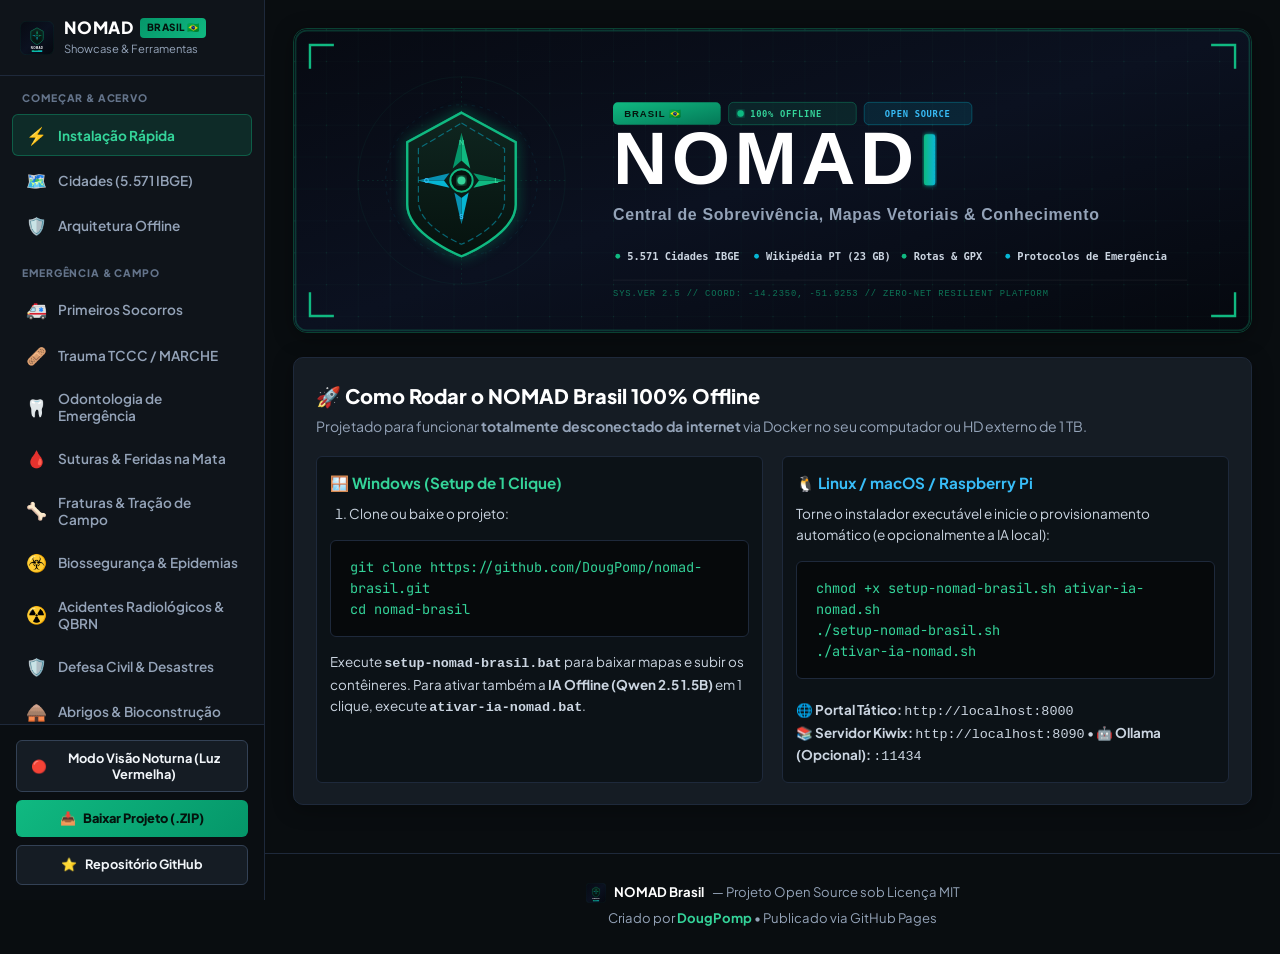
<file: docs/index.html>
<!DOCTYPE html>
<html lang="pt-BR">
<head>
  <meta charset="UTF-8">
  <meta name="viewport" content="width=device-width, initial-scale=1.0">

  <!-- Primary Meta Tags & SEO -->
  <title>NOMAD Brasil — Central de Sobrevivência, Mapas & Conhecimento Offline</title>
  <meta name="title" content="NOMAD Brasil — Central de Sobrevivência, Mapas & Conhecimento Offline">
  <meta name="description" content="Central tática de sobrevivência e conhecimento 100% offline. Mapas vetoriais do Brasil (5.571 municípios e 416 mil+ ruas FTS5), estante Multi-ZIM (busca simultânea em Wikivoyage, NHS, CDC, FAS), rotas A* + parada Via + corredor 5 km, importador GPX/KML, anéis de raio 2/5/10/25 km, rastro GPS Breadcrumb, visão noturna vermelha, Mural LAN, estoque real PEPS validade, cofre criptografado AES-256-GCM, assistente IA offline Ollama qwen2.5 + RAG local, dossiê A4, ficha TCCC e 56 módulos táticos.">
  <meta name="keywords" content="nomad brasil, sobrevivência offline, preparação, mapas offline brasil, 416 mil ruas sqlite fts5, geocodificação reversa utm dms, roteamento offline a*, parada via corredor 5km, importador gpx kml, aneis de raio perimetro, rastro gps breadcrumb, visao noturna vermelha, mural camp board lan, busca multi zim, estoque real peps validade, cofre criptografado aes 256 gcm pbkdf2, assistente ia offline ollama qwen2.5 rag local, ficha triagem tccc, efemerides solar lunar, lan qr code offline, dossie tatico a4, radar de socorro, kiwix wikipedia brasil, primeiros socorros offline, telecomunicações emergência, pmtiles brasil, radio px canal 9, defesa civil brasil, kit 72h">
  <meta name="author" content="DougPomp">
  <meta name="robots" content="index, follow">
  <meta name="theme-color" content="#090d10">
  <link rel="canonical" href="https://dougpomp.github.io/nomad-brasil/">

  <!-- Open Graph / Facebook / WhatsApp / Telegram -->
  <meta property="og:type" content="website">
  <meta property="og:url" content="https://dougpomp.github.io/nomad-brasil/">
  <meta property="og:site_name" content="NOMAD Brasil">
  <meta property="og:title" content="NOMAD Brasil — Central de Sobrevivência, Mapas & Conhecimento Offline">
  <meta property="og:description" content="Ambiente de sobrevivência e preservação de conhecimento 100% desconectado da internet: mapas vetoriais do Brasil, rotas táticas, Wikipédia médica e geral, rádio e protocolos vitais.">
  <meta property="og:image" content="https://dougpomp.github.io/nomad-brasil/og-image.png">
  <meta property="og:image:secure_url" content="https://dougpomp.github.io/nomad-brasil/og-image.png">
  <meta property="og:image:type" content="image/png">
  <meta property="og:image:width" content="1200">
  <meta property="og:image:height" content="630">
  <meta property="og:image:alt" content="NOMAD Brasil - Central de Sobrevivência, Mapas e Conhecimento 100% Offline">
  <meta property="og:locale" content="pt_BR">

  <!-- Twitter / X -->
  <meta name="twitter:card" content="summary_large_image">
  <meta name="twitter:url" content="https://dougpomp.github.io/nomad-brasil/">
  <meta name="twitter:title" content="NOMAD Brasil — Central de Sobrevivência, Mapas & Conhecimento Offline">
  <meta name="twitter:description" content="Central tática de sobrevivência e conhecimento 100% offline com mapas de todo o Brasil, Wikipédia completa e manuais médicos de emergência.">
  <meta name="twitter:image" content="https://dougpomp.github.io/nomad-brasil/og-image.png">
  <meta name="twitter:image:alt" content="NOMAD Brasil Banner">

  <!-- Favicon & Icons -->
  <link rel="icon" type="image/svg+xml" href="logo.svg">
  <link rel="icon" type="image/png" sizes="192x192" href="icon-192.png">
  <link rel="icon" type="image/png" sizes="512x512" href="icon-512.png">
  <link rel="apple-touch-icon" sizes="180x180" href="apple-touch-icon.png">
  <link rel="manifest" href="manifest.json">

  <link rel="preconnect" href="https://fonts.googleapis.com">
  <link rel="preconnect" href="https://fonts.gstatic.com" crossorigin>
  <link href="https://fonts.googleapis.com/css2?family=JetBrains+Mono:wght@400;600;800&family=Plus+Jakarta+Sans:wght@400;600;700;800&display=swap" rel="stylesheet">

  <style>
    :root {
      --bg-dark: #090d10;
      --bg-darker: #06090b;
      --bg-panel: #0f141a;
      --bg-card: #151c24;
      --bg-card-hover: #1c2631;
      --bg-input: #0b1015;

      --text-main: #f1f5f9;
      --text-secondary: #cbd5e1;
      --text-muted: #94a3b8;
      --text-dim: #64748b;

      --accent-green: #10b981;
      --accent-green-dim: rgba(16, 185, 129, 0.14);
      --accent-amber: #f59e0b;
      --accent-amber-dim: rgba(245, 158, 11, 0.14);
      --accent-red: #ef4444;
      --accent-red-dim: rgba(239, 68, 68, 0.14);
      --accent-blue: #3b82f6;
      --accent-cyan: #06b6d4;
      --accent-cyan-dim: rgba(6, 182, 212, 0.14);

      --border: #1e293b;
      --border-light: #334155;

      --sidebar-width: 265px;
      --mobile-header-height: 58px;
      --mobile-bottom-nav-height: 62px;

      --radius-sm: 6px;
      --radius-md: 10px;
      --radius-lg: 14px;

      --shadow-card: 0 4px 20px rgba(0, 0, 0, 0.35);
      --shadow-drawer: 0 16px 40px rgba(0, 0, 0, 0.75);

      --font-sans: 'Plus Jakarta Sans', -apple-system, BlinkMacSystemFont, "Segoe UI", Roboto, sans-serif;
      --font-mono: 'JetBrains Mono', Consolas, monospace;
    }

    *, *::before, *::after { box-sizing: border-box; margin: 0; padding: 0; }

    html, body {
      min-height: 100%;
      background-color: var(--bg-dark);
      color: var(--text-main);
      font-family: var(--font-sans);
      line-height: 1.55;
      -webkit-font-smoothing: antialiased;
      overflow-x: hidden;
    }

    /* Custom Sleek Tactical Scrollbars */
    ::-webkit-scrollbar {
      width: 7px;
      height: 7px;
    }
    ::-webkit-scrollbar-track {
      background: rgba(6, 9, 12, 0.7);
    }
    ::-webkit-scrollbar-thumb {
      background: #1e293b;
      border-radius: 4px;
      border: 1px solid rgba(255, 255, 255, 0.05);
    }
    ::-webkit-scrollbar-thumb:hover {
      background: #10b981;
      box-shadow: 0 0 8px rgba(16, 185, 129, 0.5);
    }

    /* Firefox */
    * {
      scrollbar-width: thin;
      scrollbar-color: #1e293b rgba(6, 9, 12, 0.7);
    }

    /* Sidebar Navigation Specific Custom Tactical Scrollbar */
    .sidebar-nav {
      scrollbar-width: thin;
      scrollbar-color: rgba(16, 185, 129, 0.45) rgba(6, 9, 12, 0.55);
    }
    .sidebar-nav::-webkit-scrollbar {
      width: 6px;
    }
    .sidebar-nav::-webkit-scrollbar-track {
      background: rgba(6, 9, 12, 0.5);
      border-radius: 6px;
      margin: 4px 0;
    }
    .sidebar-nav::-webkit-scrollbar-thumb {
      background: rgba(16, 185, 129, 0.35);
      border-radius: 6px;
      border: 1px solid rgba(16, 185, 129, 0.25);
      box-shadow: inset 0 0 4px rgba(16, 185, 129, 0.2);
      transition: background 0.2s, box-shadow 0.2s, border-color 0.2s;
    }
    .sidebar-nav::-webkit-scrollbar-thumb:hover {
      background: #10b981;
      border-color: #34d399;
      box-shadow: 0 0 10px rgba(16, 185, 129, 0.7);
    }
    .sidebar-nav::-webkit-scrollbar-thumb:active {
      background: #059669;
    }

    button, input, select { font-family: inherit; color: inherit; }
    a { color: inherit; text-decoration: none; }
    .font-mono { font-family: var(--font-mono); }

    /* ==========================================================================
       APP SHELL (FIXED LEFT SIDEBAR ON DESKTOP + RESPONSIVE DRAWER ON MOBILE)
       ========================================================================== */
    .app-shell {
      display: flex;
      min-height: 100vh;
      width: 100%;
    }

    .app-sidebar {
      width: var(--sidebar-width);
      background-color: var(--bg-panel);
      border-right: 1px solid var(--border);
      display: flex;
      flex-direction: column;
      position: fixed;
      top: 0;
      left: 0;
      bottom: 0;
      z-index: 1000;
      transition: transform 0.25s cubic-bezier(0.16, 1, 0.3, 1);
      user-select: none;
    }

    .sidebar-header {
      padding: 1.15rem 1.25rem;
      border-bottom: 1px solid var(--border);
      display: flex;
      align-items: center;
      justify-content: space-between;
      gap: 0.75rem;
    }

    .brand {
      display: flex;
      align-items: center;
      gap: 0.65rem;
    }

    .brand img {
      width: 34px;
      height: 34px;
      flex-shrink: 0;
    }

    .brand-title-row {
      display: flex;
      align-items: center;
      gap: 0.4rem;
    }

    .brand-title {
      font-size: 1.05rem;
      font-weight: 800;
      letter-spacing: 0.04em;
      color: #ffffff;
      line-height: 1.1;
    }

    .brand-badge {
      background: linear-gradient(135deg, #059669 0%, #10b981 100%);
      color: #04130d;
      font-weight: 800;
      font-size: 0.62rem;
      padding: 0.12rem 0.4rem;
      border-radius: 4px;
      letter-spacing: 0.05em;
    }

    .brand-subtitle {
      font-size: 0.7rem;
      color: var(--text-muted);
      margin-top: 2px;
      display: block;
    }

    .sidebar-close-btn {
      display: none;
      background: rgba(255, 255, 255, 0.05);
      border: 1px solid var(--border);
      color: var(--text-muted);
      width: 32px;
      height: 32px;
      border-radius: 6px;
      align-items: center;
      justify-content: center;
      font-size: 1.2rem;
      cursor: pointer;
    }

    .sidebar-nav {
      flex: 1;
      overflow-y: auto;
      padding: 0.85rem 0.75rem;
      display: flex;
      flex-direction: column;
      gap: 1.1rem;
    }

    .nav-group {
      display: flex;
      flex-direction: column;
      gap: 0.2rem;
    }

    .nav-group-label {
      font-size: 0.65rem;
      font-weight: 800;
      text-transform: uppercase;
      letter-spacing: 0.08em;
      color: var(--text-dim);
      padding: 0 0.65rem 0.3rem;
    }

    .demo-tab-btn {
      width: 100%;
      background: transparent;
      border: 1px solid transparent;
      color: var(--text-muted);
      padding: 0.6rem 0.75rem;
      border-radius: var(--radius-sm);
      font-size: 0.85rem;
      font-weight: 600;
      cursor: pointer;
      display: flex;
      align-items: center;
      gap: 0.7rem;
      text-align: left;
      transition: all 0.15s ease;
    }

    .demo-tab-btn .tab-icon {
      font-size: 1.05rem;
      width: 22px;
      text-align: center;
      flex-shrink: 0;
    }

    .demo-tab-btn:hover {
      color: var(--text-main);
      background-color: rgba(255, 255, 255, 0.04);
    }

    .demo-tab-btn.active {
      color: #34d399;
      background-color: var(--accent-green-dim);
      border-color: rgba(16, 185, 129, 0.35);
      font-weight: 700;
    }

    .sidebar-footer {
      padding: 0.95rem 1rem;
      border-top: 1px solid var(--border);
      background-color: rgba(6, 9, 11, 0.5);
      display: flex;
      flex-direction: column;
      gap: 0.5rem;
    }

    .btn-sidebar-action {
      width: 100%;
      padding: 0.55rem 0.85rem;
      border-radius: var(--radius-sm);
      font-size: 0.8rem;
      font-weight: 700;
      display: flex;
      align-items: center;
      justify-content: center;
      gap: 0.45rem;
      transition: all 0.15s ease;
    }

    .btn-sidebar-action.primary {
      background: linear-gradient(135deg, #10b981, #059669);
      color: #04130d;
      font-weight: 800;
    }

    .btn-sidebar-action.secondary {
      background: var(--bg-card);
      border: 1px solid var(--border-light);
      color: var(--text-main);
    }

    html.night-vision-mode {
      filter: sepia(100%) saturate(450%) hue-rotate(315deg) brightness(0.78) contrast(1.12);
    }
    .btn-night-vision-active {
      background: rgba(239, 68, 68, 0.24) !important;
      border-color: rgba(239, 68, 68, 0.7) !important;
      color: #fca5a5 !important;
    }

    .sidebar-backdrop {
      position: fixed;
      inset: 0;
      background: rgba(0, 0, 0, 0.65);
      backdrop-filter: blur(4px);
      z-index: 995;
      opacity: 0;
      pointer-events: none;
      transition: opacity 0.25s ease;
    }
    .sidebar-backdrop.open {
      opacity: 1;
      pointer-events: auto;
    }

    /* Mobile Header (< 1024px) */
    .mobile-topbar {
      display: none;
      position: fixed;
      top: 0;
      left: 0;
      right: 0;
      height: var(--mobile-header-height);
      background: rgba(15, 20, 26, 0.96);
      backdrop-filter: blur(12px);
      border-bottom: 1px solid var(--border);
      padding: 0 1rem;
      align-items: center;
      justify-content: space-between;
      z-index: 900;
    }

    .mobile-menu-btn {
      background: var(--bg-card);
      border: 1px solid var(--border-light);
      color: var(--text-main);
      width: 38px;
      height: 38px;
      border-radius: 8px;
      display: flex;
      align-items: center;
      justify-content: center;
      font-size: 1.15rem;
      cursor: pointer;
    }

    /* Mobile Bottom Quick Bar (< 768px) */
    .mobile-bottom-nav {
      display: none;
      position: fixed;
      bottom: 0;
      left: 0;
      right: 0;
      height: var(--mobile-bottom-nav-height);
      background: rgba(15, 20, 26, 0.98);
      backdrop-filter: blur(12px);
      border-top: 1px solid var(--border);
      z-index: 900;
      grid-template-columns: repeat(5, 1fr);
      padding: 0.25rem;
    }

    .mobile-bottom-btn {
      background: transparent;
      border: none;
      color: var(--text-muted);
      display: flex;
      flex-direction: column;
      align-items: center;
      justify-content: center;
      gap: 0.15rem;
      font-size: 0.65rem;
      font-weight: 600;
      border-radius: 6px;
      cursor: pointer;
    }
    .mobile-bottom-btn.active {
      color: var(--accent-green);
      font-weight: 700;
    }

    /* Main Content Area */
    .main-content {
      flex: 1;
      margin-left: var(--sidebar-width);
      min-width: 0;
      display: flex;
      flex-direction: column;
    }

    .container {
      max-width: 1120px;
      width: 100%;
      margin: 0 auto;
      padding: 1.75rem 1.75rem 3rem;
      display: flex;
      flex-direction: column;
      gap: 1.5rem;
    }

    .hero-banner {
      width: 100%;
      border-radius: var(--radius-lg);
      overflow: hidden;
      border: 1px solid rgba(16, 185, 129, 0.3);
      box-shadow: var(--shadow-card);
    }

    .hero-banner img {
      width: 100%;
      height: auto;
      display: block;
    }

    /* Tab Panes */
    .tab-pane { display: none; }
    .tab-pane.active { display: flex; flex-direction: column; gap: 1.25rem; animation: fadeIn 0.2s ease-out; }

    @keyframes fadeIn {
      from { opacity: 0; transform: translateY(4px); }
      to { opacity: 1; transform: translateY(0); }
    }

    /* Cards & Grids */
    .card {
      background: var(--bg-card);
      border: 1px solid var(--border);
      border-radius: var(--radius-md);
      padding: 1.35rem;
      box-shadow: var(--shadow-card);
    }

    .card-title {
      font-size: 1.25rem;
      font-weight: 800;
      color: #ffffff;
      margin-bottom: 0.35rem;
      display: flex;
      align-items: center;
      gap: 0.5rem;
    }

    .card-subtitle {
      color: var(--text-muted);
      font-size: 0.88rem;
      margin-bottom: 1.15rem;
    }

    .grid-2 {
      display: grid;
      grid-template-columns: repeat(2, 1fr);
      gap: 1.15rem;
    }

    .grid-3 {
      display: grid;
      grid-template-columns: repeat(3, 1fr);
      gap: 1rem;
    }

    /* Inputs & Tactical Selects */
    select, select.tactical-select, .tactical-select, .form-select, select.route-input,
    input[type="number"], input[type="text"], input[type="search"], .tactical-input, input.tactical-input,
    .route-input, .search-input, .form-input {
      width: 100%;
      box-sizing: border-box;
      background-color: #0b0f14;
      border: 1px solid #2a3746;
      padding: 0.6rem 0.85rem;
      border-radius: var(--radius-sm);
      color: #f1f5f9;
      font-size: 0.84rem;
      font-family: inherit;
      outline: none;
      box-shadow: inset 0 1px 3px rgba(0, 0, 0, 0.5);
      transition: border-color 0.15s ease, box-shadow 0.15s ease, background-color 0.15s ease;
    }

    select, select.tactical-select, .tactical-select, .form-select, select.route-input {
      appearance: none;
      -webkit-appearance: none;
      -moz-appearance: none;
      background-color: #0b0f14;
      background-image: url("data:image/svg+xml,%3Csvg xmlns='http://www.w3.org/2000/svg' width='16' height='16' viewBox='0 0 24 24' fill='none' stroke='%2310b981' stroke-width='2.5' stroke-linecap='round' stroke-linejoin='round'%3E%3Cpolyline points='6 9 12 15 18 9'%3E%3C/polyline%3E%3C/svg%3E");
      background-repeat: no-repeat;
      background-position: right 0.75rem center;
      background-size: 1rem 1rem;
      padding-right: 2.2rem;
      cursor: pointer;
    }

    select:hover, select.tactical-select:hover, .tactical-select:hover, .form-select:hover,
    input[type="number"]:hover, input[type="text"]:hover, .tactical-input:hover, input.tactical-input:hover,
    .route-input:hover, .search-input:hover {
      border-color: rgba(16, 185, 129, 0.55);
    }

    select:focus, select.tactical-select:focus, .tactical-select:focus, .form-select:focus,
    input[type="number"]:focus, input[type="text"]:focus, .tactical-input:focus, input.tactical-input:focus,
    .route-input:focus, .search-input:focus {
      border-color: #10b981;
      background-color: #0e141b;
      box-shadow: 0 0 0 2px rgba(16, 185, 129, 0.25), inset 0 1px 3px rgba(0, 0, 0, 0.5);
    }

    select option {
      background-color: #0b0f14 !important;
      color: #f1f5f9 !important;
      padding: 0.55rem;
    }

    select option:checked, select option:hover {
      background-color: #164e63 !important;
      color: #38bdf8 !important;
    }

    select option:checked, select option:hover {
      background-color: #164e63 !important;
      color: #38bdf8 !important;
    }

    .stat-label {
      font-size: 0.68rem;
      font-weight: 700;
      color: var(--text-muted);
      text-transform: uppercase;
      letter-spacing: 0.05em;
      display: block;
      margin-bottom: 0.3rem;
    }

    .chip-btn {
      background: rgba(255, 255, 255, 0.05);
      border: 1px solid var(--border-light);
      color: var(--text-secondary);
      padding: 0.38rem 0.75rem;
      border-radius: 999px;
      font-size: 0.76rem;
      font-weight: 600;
      cursor: pointer;
      transition: all 0.15s ease;
    }
    .chip-btn:hover { color: #fff; border-color: var(--accent-green); }
    .chip-btn.chip-highlight {
      background: var(--accent-green-dim);
      border-color: var(--accent-green);
      color: #34d399;
      font-weight: 700;
    }

    /* Search Dropdown */
    .search-box { position: relative; margin-bottom: 1rem; }
    .city-dropdown {
      position: absolute;
      top: 100%;
      left: 0;
      right: 0;
      background: var(--bg-panel);
      border: 1px solid var(--border-light);
      border-radius: var(--radius-sm);
      margin-top: 4px;
      max-height: 260px;
      overflow-y: auto;
      z-index: 50;
      display: none;
      box-shadow: var(--shadow-drawer);
    }
    .city-item {
      padding: 0.65rem 0.9rem;
      cursor: pointer;
      border-bottom: 1px solid var(--border);
      display: flex;
      justify-content: space-between;
      align-items: center;
      font-size: 0.86rem;
    }
    .city-item:hover { background: var(--bg-card-hover); color: #34d399; }

    /* Intel & Metric Cards */
    .intel-grid {
      display: grid;
      grid-template-columns: repeat(auto-fit, minmax(200px, 1fr));
      gap: 0.85rem;
    }
    .intel-card, .metric-card {
      background: rgba(9, 13, 16, 0.65);
      border: 1px solid var(--border);
      padding: 0.85rem;
      border-radius: var(--radius-sm);
      display: flex;
      flex-direction: column;
      gap: 0.2rem;
    }
    .intel-label, .metric-title {
      font-size: 0.65rem;
      color: var(--text-dim);
      font-weight: 700;
      letter-spacing: 0.05em;
      text-transform: uppercase;
    }
    .intel-val, .metric-value {
      font-size: 1.1rem;
      font-weight: 800;
      color: #ffffff;
    }

    .route-metrics-grid {
      display: grid;
      grid-template-columns: repeat(2, 1fr);
      gap: 0.65rem;
    }

    .install-box {
      background: var(--bg-darker);
      border: 1px solid var(--border);
      padding: 1rem 1.15rem;
      border-radius: var(--radius-sm);
      font-family: var(--font-mono);
      color: #34d399;
      font-size: 0.85rem;
      overflow-x: auto;
      margin: 0.75rem 0;
    }

    .protocol-grid {
      display: grid;
      grid-template-columns: repeat(auto-fit, minmax(290px, 1fr));
      gap: 0.9rem;
    }
    .protocol-card {
      background: rgba(9, 13, 16, 0.65);
      border: 1px solid var(--border);
      padding: 1.1rem;
      border-radius: var(--radius-sm);
    }
    .protocol-badge {
      display: inline-block;
      padding: 0.18rem 0.5rem;
      font-size: 0.63rem;
      font-weight: 800;
      border-radius: 4px;
      margin-bottom: 0.45rem;
      background: var(--accent-red-dim);
      color: #f87171;
      text-transform: uppercase;
    }

    /* Tables */
    .table-responsive {
      width: 100%;
      overflow-x: auto;
      border: 1px solid var(--border);
      border-radius: var(--radius-sm);
    }
    .tactical-table {
      width: 100%;
      border-collapse: collapse;
      text-align: left;
      font-size: 0.8rem;
    }
    .tactical-table th {
      background: rgba(9, 13, 16, 0.75);
      color: var(--text-muted);
      font-size: 0.68rem;
      font-weight: 800;
      text-transform: uppercase;
      padding: 0.65rem 0.85rem;
      border-bottom: 1px solid var(--border);
    }
    .tactical-table td {
      padding: 0.6rem 0.85rem;
      border-bottom: 1px solid rgba(255, 255, 255, 0.05);
      color: var(--text-secondary);
    }

    /* Printable A4 Card */
    .printable-card-wrap {
      display: grid;
      grid-template-columns: repeat(2, 1fr);
      gap: 1.25rem;
      background: #ffffff;
      color: #000000;
      padding: 1.75rem;
      border-radius: var(--radius-md);
    }
    .pocket-quadrant {
      border: 2px dashed #334155;
      padding: 1rem;
      border-radius: 6px;
      background: #f8fafc;
      min-height: 270px;
    }
    .pocket-header {
      display: flex;
      justify-content: space-between;
      border-bottom: 2px solid #0f172a;
      padding-bottom: 0.35rem;
      margin-bottom: 0.5rem;
      font-size: 0.82rem;
      font-weight: 800;
      color: #0f172a;
    }

    /* Optical SOS Overlay */
    .optical-sos-overlay {
      position: fixed;
      inset: 0;
      z-index: 99999;
      background: #000;
      display: flex;
      align-items: center;
      justify-content: center;
      cursor: pointer;
    }
    .flash-white { background: #fff !important; }

    /* Compass Styles */
    .compass-dial-wrap {
      display: flex;
      justify-content: center;
      align-items: center;
      margin: 1.5rem 0;
    }
    .compass-ring {
      position: relative;
      width: 170px;
      height: 170px;
      border-radius: 50%;
      border: 4px solid #1e293b;
      box-shadow: inset 0 0 15px rgba(0, 0, 0, 0.8), 0 0 15px rgba(16, 185, 129, 0.15);
      background: radial-gradient(circle, #0d151c 0%, #06090c 100%);
      display: flex;
      align-items: center;
      justify-content: center;
    }
    .compass-needle {
      position: absolute;
      top: 50%;
      left: 50%;
      width: 4px;
      height: 60px;
      transform-origin: 50% 100%;
      transform: translate(-50%, -100%) rotate(0deg);
      transition: transform 0.15s ease-out;
      z-index: 4;
    }
    .compass-needle::before {
      content: '';
      position: absolute;
      top: 0;
      left: -8px;
      width: 0;
      height: 0;
      border-left: 10px solid transparent;
      border-right: 10px solid transparent;
      border-bottom: 35px solid #ef4444;
    }
    .compass-needle::after {
      content: '';
      position: absolute;
      bottom: -35px;
      left: -8px;
      width: 0;
      height: 0;
      border-left: 10px solid transparent;
      border-right: 10px solid transparent;
      border-top: 35px solid #38bdf8;
    }
    .compass-center-pivot {
      position: absolute;
      width: 14px;
      height: 14px;
      background: #ffffff;
      border: 3px solid #10b981;
      border-radius: 50%;
      z-index: 5;
    }
    .compass-label-cardinal {
      position: absolute;
      font-family: var(--font-mono);
      font-size: 0.8rem;
      font-weight: 900;
    }
    .compass-n { top: 6px; left: calc(50% - 6px); color: #ef4444; }
    .compass-s { bottom: 6px; left: calc(50% - 6px); color: #38bdf8; }
    .compass-e { right: 8px; top: calc(50% - 8px); color: #cbd5e1; }
    .compass-w { left: 8px; top: calc(50% - 8px); color: #cbd5e1; }

    /* BOB Checklist Styles */
    .bob-category-header {
      display: flex;
      align-items: center;
      justify-content: space-between;
      padding: 0.65rem 0.85rem;
      background: rgba(255, 255, 255, 0.03);
      border-radius: var(--radius-sm);
      font-size: 0.82rem;
      font-weight: 800;
      color: #ffffff;
      margin-bottom: 0.5rem;
      border-left: 3px solid var(--accent-green);
    }
    .bob-item-row {
      display: flex;
      align-items: center;
      gap: 0.65rem;
      padding: 0.45rem 0.65rem;
      border-bottom: 1px solid rgba(255, 255, 255, 0.04);
      font-size: 0.8rem;
      cursor: pointer;
      transition: background 0.12s ease;
    }
    .bob-item-row:hover {
      background: rgba(255, 255, 255, 0.02);
    }
    .bob-item-row input[type="checkbox"] {
      accent-color: var(--accent-green);
      width: 16px;
      height: 16px;
      cursor: pointer;
    }
    .bob-item-weight {
      font-family: var(--font-mono);
      font-size: 0.72rem;
      color: var(--accent-amber);
      margin-left: auto;
    }

    /* Water filter styles */
    .water-filter-column {
      display: flex;
      flex-direction: column;
      gap: 3px;
      background: rgba(0, 0, 0, 0.4);
      padding: 8px;
      border-radius: var(--radius-sm);
      border: 1px solid var(--border);
    }
    .filter-layer-row {
      display: flex;
      align-items: center;
      justify-content: space-between;
      padding: 8px 12px;
      border-radius: 4px;
      font-size: 0.76rem;
      font-weight: 700;
    }
    .layer-gravel { background: #334155; color: #f1f5f9; border-left: 4px solid #94a3b8; }
    .layer-coarse-sand { background: #451a03; color: #fde68a; border-left: 4px solid #f59e0b; }
    .layer-fine-sand { background: #78350f; color: #fef3c7; border-left: 4px solid #d97706; }
    .layer-charcoal { background: #0f172a; color: #cbd5e1; border-left: 4px solid #38bdf8; border: 1px solid rgba(56, 189, 248, 0.2); }
    .layer-cloth { background: #1e293b; color: #34d399; border-left: 4px solid #10b981; }

    .step-number-badge {
      display: inline-flex;
      align-items: center;
      justify-content: center;
      width: 22px;
      height: 22px;
      border-radius: 50%;
      background: var(--accent-green-dim);
      color: #34d399;
      font-size: 0.72rem;
      font-weight: 900;
      flex-shrink: 0;
    }

    .storm-display-box {
      background: radial-gradient(circle, #0f172a 0%, #06090c 100%);
      border: 1px solid var(--border);
      border-radius: var(--radius-md);
      padding: 1.5rem 1rem;
      text-align: center;
    }
    .storm-km-val {
      font-family: var(--font-mono);
      font-size: 2.75rem;
      font-weight: 900;
      color: #38bdf8;
      letter-spacing: -0.02em;
    }

    footer {
      border-top: 1px solid var(--border);
      padding: 1.75rem 1.5rem;
      text-align: center;
      color: var(--text-muted);
      font-size: 0.82rem;
      margin-top: auto;
    }

    /* Responsive Breakpoints */
    @media (max-width: 1024px) {
      .app-sidebar {
        transform: translateX(-100%);
        box-shadow: var(--shadow-drawer);
      }
      .app-sidebar.open {
        transform: translateX(0);
      }
      .sidebar-close-btn {
        display: flex;
      }
      .mobile-topbar {
        display: flex;
      }
      .main-content {
        margin-left: 0;
        padding-top: var(--mobile-header-height);
      }
    }

    @media (max-width: 768px) {
      .mobile-bottom-nav {
        display: grid;
      }
      .main-content {
        padding-bottom: var(--mobile-bottom-nav-height);
      }
      .container {
        padding: 1.15rem 1rem 2rem;
      }
      .grid-2, .grid-3, .printable-card-wrap {
        grid-template-columns: 1fr;
      }
    }

    @media print {
      .app-sidebar, .mobile-topbar, .mobile-bottom-nav, footer { display: none !important; }
      .main-content { margin: 0 !important; padding: 0 !important; }
      body { background: #fff !important; color: #000 !important; }
      .printable-card-wrap { padding: 0; grid-template-columns: repeat(2, 1fr); }
    }
  </style>
</head>
<body>

  <div class="app-shell">

    <!-- Mobile Backdrop -->
    <div id="sidebar-backdrop" class="sidebar-backdrop" onclick="toggleMobileSidebar(false)"></div>

    <!-- Mobile Top Bar (< 1024px) -->
    <header class="mobile-topbar">
      <div style="display: flex; align-items: center; gap: 0.75rem;">
        <button type="button" class="mobile-menu-btn" onclick="toggleMobileSidebar(true)" aria-label="Abrir Menu">
          ☰
        </button>
        <div class="brand">
          <img src="logo.svg" alt="NOMAD Logo">
          <div>
            <div class="brand-title-row">
              <span class="brand-title">NOMAD</span>
              <span class="brand-badge">BRASIL 🇧🇷</span>
            </div>
          </div>
        </div>
      </div>

      <a href="https://github.com/DougPomp/nomad-brasil" target="_blank" class="chip-btn chip-highlight">
        ⭐ GitHub
      </a>
    </header>

    <!-- Left Sidebar (Fixed on Desktop, Drawer on Mobile) -->
    <aside id="app-sidebar" class="app-sidebar">
      <div class="sidebar-header">
        <a href="#" class="brand">
          <img src="logo.svg" alt="NOMAD Logo">
          <div>
            <div class="brand-title-row">
              <span class="brand-title">NOMAD</span>
              <span class="brand-badge">BRASIL 🇧🇷</span>
            </div>
            <span class="brand-subtitle">Showcase &amp; Ferramentas</span>
          </div>
        </a>
        <button type="button" class="sidebar-close-btn" onclick="toggleMobileSidebar(false)">&times;</button>
      </div>

      <nav class="sidebar-nav" role="tablist">
        <div class="nav-group">
          <div class="nav-group-label">Começar &amp; Acervo</div>
          <button type="button" class="demo-tab-btn active" data-demo-tab="quickstart" onclick="switchDemoTab('quickstart')">
            <span class="tab-icon">⚡</span>
            <span>Instalação Rápida</span>
          </button>
          <button type="button" class="demo-tab-btn" data-demo-tab="cities" onclick="switchDemoTab('cities')">
            <span class="tab-icon">🗺️</span>
            <span>Cidades (5.571 IBGE)</span>
          </button>
          <button type="button" class="demo-tab-btn" data-demo-tab="offline" onclick="switchDemoTab('offline')">
            <span class="tab-icon">🛡️</span>
            <span>Arquitetura Offline</span>
          </button>
        </div>

        <div class="nav-group">
          <div class="nav-group-label">Emergência &amp; Campo</div>
          <button type="button" class="demo-tab-btn" data-demo-tab="emergencies" onclick="switchDemoTab('emergencies')">
            <span class="tab-icon">🚑</span>
            <span>Primeiros Socorros</span>
          </button>
          <button type="button" class="demo-tab-btn" data-demo-tab="tccc" onclick="switchDemoTab('tccc')">
            <span class="tab-icon">🩹</span>
            <span>Trauma TCCC / MARCHE</span>
          </button>
          <button type="button" class="demo-tab-btn" data-demo-tab="dental" onclick="switchDemoTab('dental')">
            <span class="tab-icon">🦷</span>
            <span>Odontologia de Emergência</span>
          </button>
          <button type="button" class="demo-tab-btn" data-demo-tab="woundcare" onclick="switchDemoTab('woundcare')">
            <span class="tab-icon">🩸</span>
            <span>Suturas &amp; Feridas na Mata</span>
          </button>
          <button type="button" class="demo-tab-btn" data-demo-tab="orthopedics" onclick="switchDemoTab('orthopedics')">
            <span class="tab-icon">🦴</span>
            <span>Fraturas &amp; Tração de Campo</span>
          </button>
          <button type="button" class="demo-tab-btn" data-demo-tab="biosecurity" onclick="switchDemoTab('biosecurity')">
            <span class="tab-icon">☣️</span>
            <span>Biossegurança &amp; Epidemias</span>
          </button>
          <button type="button" class="demo-tab-btn" data-demo-tab="radiological" onclick="switchDemoTab('radiological')">
            <span class="tab-icon">☢️</span>
            <span>Acidentes Radiológicos &amp; QBRN</span>
          </button>
          <button type="button" class="demo-tab-btn" data-demo-tab="disasters" onclick="switchDemoTab('disasters')">
            <span class="tab-icon">🛡️</span>
            <span>Defesa Civil &amp; Desastres</span>
          </button>
          <button type="button" class="demo-tab-btn" data-demo-tab="shelter" onclick="switchDemoTab('shelter')">
            <span class="tab-icon">🛖</span>
            <span>Abrigos &amp; Bioconstrução</span>
          </button>
          <button type="button" class="demo-tab-btn" data-demo-tab="venomous" onclick="switchDemoTab('venomous')">
            <span class="tab-icon">🐍</span>
            <span>Animais Peçonhentos</span>
          </button>
          <button type="button" class="demo-tab-btn" data-demo-tab="plants" onclick="switchDemoTab('plants')">
            <span class="tab-icon">🌾</span>
            <span>Plantas &amp; PANC</span>
          </button>
          <button type="button" class="demo-tab-btn" data-demo-tab="water" onclick="switchDemoTab('water')">
            <span class="tab-icon">🌊</span>
            <span>Água &amp; Saneamento</span>
          </button>
          <button type="button" class="demo-tab-btn" data-demo-tab="well" onclick="switchDemoTab('well')">
            <span class="tab-icon">💧</span>
            <span>Poço Caipira &amp; Carneiro</span>
          </button>
          <button type="button" class="demo-tab-btn" data-demo-tab="fire" onclick="switchDemoTab('fire')">
            <span class="tab-icon">🔥</span>
            <span>Fogo &amp; Fogueira Dakota</span>
          </button>
          <button type="button" class="demo-tab-btn" data-demo-tab="traps" onclick="switchDemoTab('traps')">
            <span class="tab-icon">🏹</span>
            <span>Pesca &amp; Armadilhas</span>
          </button>
          <button type="button" class="demo-tab-btn" data-demo-tab="k9" onclick="switchDemoTab('k9')">
            <span class="tab-icon">🐕</span>
            <span>Cinotécnica &amp; APH Canino</span>
          </button>
          <button type="button" class="demo-tab-btn" data-demo-tab="asf" onclick="switchDemoTab('asf')">
            <span class="tab-icon">🐝</span>
            <span>Apicultura &amp; Abelhas ASF</span>
          </button>
          <button type="button" class="demo-tab-btn" data-demo-tab="aquaponics" onclick="switchDemoTab('aquaponics')">
            <span class="tab-icon">🐟</span>
            <span>Piscicultura &amp; Aquaponia</span>
          </button>
          <button type="button" class="demo-tab-btn" data-demo-tab="knots" onclick="switchDemoTab('knots')">
            <span class="tab-icon">🪢</span>
            <span>Nós &amp; Amarrações</span>
          </button>
          <button type="button" class="demo-tab-btn" data-demo-tab="morse" onclick="switchDemoTab('morse')">
            <span class="tab-icon">🚨</span>
            <span>Morse &amp; Farol SOS</span>
          </button>
          <button type="button" class="demo-tab-btn" data-demo-tab="telecom" onclick="switchDemoTab('telecom')">
            <span class="tab-icon">📻</span>
            <span>Rádio &amp; Antenas</span>
          </button>
          <button type="button" class="demo-tab-btn" data-demo-tab="pacecomms" onclick="switchDemoTab('pacecomms')">
            <span class="tab-icon">📶</span>
            <span>Protocolo PACE &amp; Rádio</span>
          </button>
          <button type="button" class="demo-tab-btn" data-demo-tab="comms" onclick="switchDemoTab('comms')">
            <span class="tab-icon">📢</span>
            <span>Código Q &amp; ICAO</span>
          </button>
          <button type="button" class="demo-tab-btn" data-demo-tab="satellites" onclick="switchDemoTab('satellites')">
            <span class="tab-icon">🛰️</span>
            <span>Satélites NOAA &amp; Luar</span>
          </button>
          <button type="button" class="demo-tab-btn" data-demo-tab="cipher" onclick="switchDemoTab('cipher')">
            <span class="tab-icon">🔐</span>
            <span>Cifra &amp; Código Tático</span>
          </button>
          <button type="button" class="demo-tab-btn" data-demo-tab="navigation" onclick="switchDemoTab('navigation')">
            <span class="tab-icon">🧭</span>
            <span>Bússola &amp; Orientação</span>
          </button>
          <button type="button" class="demo-tab-btn" data-demo-tab="celestial" onclick="switchDemoTab('celestial')">
            <span class="tab-icon">✨</span>
            <span>Navegação Celeste (Cruzeiro)</span>
          </button>
          <button type="button" class="demo-tab-btn" data-demo-tab="topography" onclick="switchDemoTab('topography')">
            <span class="tab-icon">📐</span>
            <span>Topografia &amp; Triangulação</span>
          </button>
          <button type="button" class="demo-tab-btn" data-demo-tab="march" onclick="switchDemoTab('march')">
            <span class="tab-icon">🥾</span>
            <span>Calculadora de Marcha</span>
          </button>
          <button type="button" class="demo-tab-btn" data-demo-tab="tracking" onclick="switchDemoTab('tracking')">
            <span class="tab-icon">🐾</span>
            <span>Sinais de Pista &amp; Rastreio</span>
          </button>
          <button type="button" class="demo-tab-btn" data-demo-tab="weather" onclick="switchDemoTab('weather')">
            <span class="tab-icon">⛈️</span>
            <span>Meteorologia &amp; Nuvens</span>
          </button>
        </div>

        <div class="nav-group">
          <div class="nav-group-label">Logística &amp; Apoio</div>
          <button type="button" class="demo-tab-btn" data-demo-tab="solar" onclick="switchDemoTab('solar')">
            <span class="tab-icon">⚡</span>
            <span>Energia Solar 12V</span>
          </button>
          <button type="button" class="demo-tab-btn" data-demo-tab="altenergy" onclick="switchDemoTab('altenergy')">
            <span class="tab-icon">🔋</span>
            <span>Baterias 18650 &amp; Geradores</span>
          </button>
          <button type="button" class="demo-tab-btn" data-demo-tab="faraday" onclick="switchDemoTab('faraday')">
            <span class="tab-icon">🛡️</span>
            <span>Gaiola Faraday &amp; Digital</span>
          </button>
          <button type="button" class="demo-tab-btn" data-demo-tab="gasifier" onclick="switchDemoTab('gasifier')">
            <span class="tab-icon">⚡</span>
            <span>Gasogênio &amp; Motores a Lenha</span>
          </button>
          <button type="button" class="demo-tab-btn" data-demo-tab="bob" onclick="switchDemoTab('bob')">
            <span class="tab-icon">🎒</span>
            <span>Mochila 72h (BOB)</span>
          </button>
          <button type="button" class="demo-tab-btn" data-demo-tab="pef" onclick="switchDemoTab('pef')">
            <span class="tab-icon">👨‍👩‍👧‍👦</span>
            <span>Plano Familiar &amp; Cofre</span>
          </button>
          <button type="button" class="demo-tab-btn" data-demo-tab="perimeter" onclick="switchDemoTab('perimeter')">
            <span class="tab-icon">🛡️</span>
            <span>Segurança Perimetral</span>
          </button>
          <button type="button" class="demo-tab-btn" data-demo-tab="fortification" onclick="switchDemoTab('fortification')">
            <span class="tab-icon">🏰</span>
            <span>Fortificação &amp; Abrigo Seguro</span>
          </button>
          <button type="button" class="demo-tab-btn" data-demo-tab="grayman" onclick="switchDemoTab('grayman')">
            <span class="tab-icon">👤</span>
            <span>Evasão Urbana (Gray Man)</span>
          </button>
          <button type="button" class="demo-tab-btn" data-demo-tab="vehicle" onclick="switchDemoTab('vehicle')">
            <span class="tab-icon">🚗</span>
            <span>Mecânica &amp; 4x4</span>
          </button>
          <button type="button" class="demo-tab-btn" data-demo-tab="foodpres" onclick="switchDemoTab('foodpres')">
            <span class="tab-icon">🥫</span>
            <span>Conservação Alimentos</span>
          </button>
          <button type="button" class="demo-tab-btn" data-demo-tab="bread" onclick="switchDemoTab('bread')">
            <span class="tab-icon">🍞</span>
            <span>Panificação &amp; Levain</span>
          </button>
          <button type="button" class="demo-tab-btn" data-demo-tab="seeds" onclick="switchDemoTab('seeds')">
            <span class="tab-icon">🌱</span>
            <span>Sementes &amp; Hortas de Crise</span>
          </button>
          <button type="button" class="demo-tab-btn" data-demo-tab="chem" onclick="switchDemoTab('chem')">
            <span class="tab-icon">🧪</span>
            <span>Química Prática &amp; Sabão</span>
          </button>
          <button type="button" class="demo-tab-btn" data-demo-tab="bladecare" onclick="switchDemoTab('bladecare')">
            <span class="tab-icon">🔪</span>
            <span>Cutelaria &amp; Afiação</span>
          </button>
          <button type="button" class="demo-tab-btn" data-demo-tab="tanning" onclick="switchDemoTab('tanning')">
            <span class="tab-icon">🏕️</span>
            <span>Curtume Rústico &amp; Couro</span>
          </button>
          <button type="button" class="demo-tab-btn" data-demo-tab="blacksmith" onclick="switchDemoTab('blacksmith')">
            <span class="tab-icon">⚒️</span>
            <span>Forja &amp; Ferraria Rústica</span>
          </button>
          <button type="button" class="demo-tab-btn" data-demo-tab="charcoal" onclick="switchDemoTab('charcoal')">
            <span class="tab-icon">🧪</span>
            <span>Carvão Ativado &amp; Filtros</span>
          </button>
          <button type="button" class="demo-tab-btn" data-demo-tab="rationing" onclick="switchDemoTab('rationing')">
            <span class="tab-icon">🍲</span>
            <span>Racionamento &amp; Estoque</span>
          </button>
          <button type="button" class="demo-tab-btn" data-demo-tab="pocketcard" onclick="switchDemoTab('pocketcard')">
            <span class="tab-icon">📄</span>
            <span>Cartão de Bolso A4</span>
          </button>
          <button type="button" class="demo-tab-btn" data-demo-tab="export" onclick="switchDemoTab('export')">
            <span class="tab-icon">📥</span>
            <span>Pacote Portátil Offline</span>
          </button>
        </div>
      </nav>

      <div class="sidebar-footer">
        <button type="button" id="btn-on-night-vision" onclick="toggleOnlineNightVision()" class="btn-sidebar-action secondary" style="cursor:pointer;">
          <span>🔴</span> Modo Visão Noturna (Luz Vermelha)
        </button>
        <a href="https://github.com/DougPomp/nomad-brasil/archive/refs/heads/main.zip" class="btn-sidebar-action primary">
          <span>📥</span> Baixar Projeto (.ZIP)
        </a>
        <a href="https://github.com/DougPomp/nomad-brasil" target="_blank" class="btn-sidebar-action secondary">
          <span>⭐</span> Repositório GitHub
        </a>
      </div>
    </aside>

    <!-- Main Viewport -->
    <div class="main-content">
      <main class="container">

        <!-- Hero Banner -->
        <div class="hero-banner">
          <img src="banner.svg" alt="NOMAD Brasil - Central de Sobrevivência, Mapas e Conhecimento 100% Offline">
        </div>

        <!-- TAB 1: QUICKSTART -->
        <section class="tab-pane active" id="tab-quickstart">
          <div class="card">
            <h2 class="card-title">🚀 Como Rodar o NOMAD Brasil 100% Offline</h2>
            <p class="card-subtitle">
              Projetado para funcionar <strong>totalmente desconectado da internet</strong> via Docker no seu computador ou HD externo de 1 TB.
            </p>

            <div class="grid-2">
              <div class="metric-card">
                <h3 style="color: #34d399; font-size: 0.95rem; margin-bottom: 0.35rem;">🪟 Windows (Setup de 1 Clique)</h3>
                <ol style="padding-left: 1.15rem; color: var(--text-secondary); font-size: 0.85rem;">
                  <li>Clone ou baixe o projeto:</li>
                </ol>
                <div class="install-box">git clone https://github.com/DougPomp/nomad-brasil.git<br>cd nomad-brasil</div>
                <div style="font-size: 0.84rem; color: var(--text-secondary);">
                  Execute <strong><code>setup-nomad-brasil.bat</code></strong> para baixar mapas e subir os contêineres. Para ativar também a <strong>IA Offline (Qwen 2.5 1.5B)</strong> em 1 clique, execute <strong><code>ativar-ia-nomad.bat</code></strong>.
                </div>
              </div>

              <div class="metric-card">
                <h3 style="color: #38bdf8; font-size: 0.95rem; margin-bottom: 0.35rem;">🐧 Linux / macOS / Raspberry Pi</h3>
                <div style="font-size: 0.85rem; color: var(--text-secondary);">
                  Torne o instalador executável e inicie o provisionamento automático (e opcionalmente a IA local):
                </div>
                <div class="install-box">chmod +x setup-nomad-brasil.sh ativar-ia-nomad.sh<br>./setup-nomad-brasil.sh<br>./ativar-ia-nomad.sh</div>
                <div style="font-size: 0.84rem; color: var(--text-secondary); margin-top: 0.35rem;">
                  🌐 <strong>Portal Tático:</strong> <code>http://localhost:8000</code><br>
                  📚 <strong>Servidor Kiwix:</strong> <code>http://localhost:8090</code> &bull; 🤖 <strong>Ollama (Opcional):</strong> <code>:11434</code>
                </div>
              </div>
            </div>
          </div>
        </section>

        <!-- TAB 2: CITY INTEL -->
        <section class="tab-pane" id="tab-cities">
          <div class="card">
            <h2 class="card-title">🔍 Consulta Geodésica Municipal (5.571 Cidades IBGE)</h2>
            <p class="card-subtitle">
              Experimente a busca instantânea com coordenadas GPS, código IBGE, prefixo DDD e distância até a capital estadual.
            </p>

            <div class="search-box">
              <input type="text" id="city-search-input" class="search-input" placeholder="Digite o nome de qualquer município brasileiro (ex: São Paulo, Campinas, Manaus, Curitiba)..." oninput="filterCities()">
              <div id="city-dropdown" class="city-dropdown"></div>
            </div>

            <div id="city-intel-result" style="display: none;">
              <div class="intel-grid">
                <div class="intel-card">
                  <span class="intel-label">MUNICÍPIO / UF</span>
                  <div class="intel-val" id="intel-city-name">-</div>
                </div>
                <div class="intel-card">
                  <span class="intel-label">CÓDIGO IBGE</span>
                  <div class="intel-val font-mono" id="intel-city-ibge">-</div>
                </div>
                <div class="intel-card">
                  <span class="intel-label">PREFIXO DDD</span>
                  <div class="intel-val font-mono" style="color: #34d399;" id="intel-city-ddd">-</div>
                </div>
                <div class="intel-card">
                  <span class="intel-label">DISTÂNCIA CAPITAL</span>
                  <div class="intel-val font-mono" style="color: #fbbf24;" id="intel-city-dist">-</div>
                </div>
                <div class="intel-card">
                  <span class="intel-label">COORDENADAS DECIMAIS</span>
                  <div class="intel-val font-mono" style="font-size: 0.92rem;" id="intel-city-coords">-</div>
                </div>
                <div class="intel-card">
                  <span class="intel-label">COORDENADAS DMS</span>
                  <div class="intel-val font-mono" style="font-size: 0.85rem; color: #38bdf8;" id="intel-city-dms">-</div>
                </div>
                <div class="intel-card">
                  <span class="intel-label">COORDENADAS UTM</span>
                  <div class="intel-val font-mono" style="font-size: 0.85rem; color: #a7f3d0;" id="intel-city-utm">-</div>
                </div>
                <div class="intel-card">
                  <span class="intel-label">REGIÃO</span>
                  <div class="intel-val" id="intel-city-regiao">-</div>
                </div>
                <div class="intel-card">
                  <span class="intel-label">NASCER / PÔR DO SOL</span>
                  <div class="intel-val font-mono" style="font-size: 0.9rem; color: #fde047;" id="intel-city-sun">-</div>
                </div>
                <div class="intel-card">
                  <span class="intel-label">CREPÚSCULO / LUZ DO DIA</span>
                  <div class="intel-val font-mono" style="font-size: 0.85rem; color: #38bdf8;" id="intel-city-twilight">-</div>
                </div>
                <div class="intel-card">
                  <span class="intel-label">FASE &amp; ILUMINAÇÃO LUNAR</span>
                  <div class="intel-val font-mono" style="font-size: 0.85rem; color: #c084fc;" id="intel-city-moon">-</div>
                </div>
                <div class="intel-card">
                  <span class="intel-label">PERÍMETRO TÁTICO (10 / 25 KM)</span>
                  <div class="intel-val font-mono" style="font-size: 0.82rem; color: #fbbf24;" id="intel-city-rings">-</div>
                </div>
              </div>
            </div>

            <div class="metric-card" style="margin-top: 1.25rem; border-left: 3px solid var(--accent-cyan); gap: 0.75rem;">
              <div style="display: flex; justify-content: space-between; align-items: center; flex-wrap: wrap; gap: 0.5rem;">
                <h3 style="color: #fff; font-size: 0.96rem; margin: 0;">📐 Simulador de Régua Tática: Azimute Real/Magnético (-21°), Marcha &amp; Horizonte Rádio</h3>
                <div style="display: flex; gap: 0.4rem; flex-wrap: wrap;">
                  <button type="button" class="chip-btn" onclick="setOnlineMeasurePoint('a')">📍 Usar Cidade Atual como Origem (A)</button>
                  <button type="button" class="chip-btn chip-highlight" onclick="setOnlineMeasurePoint('b')">🎯 Usar Cidade Atual como Destino (B)</button>
                </div>
              </div>

              <div class="grid-2">
                <div style="display: flex; gap: 0.5rem; flex-wrap: wrap;">
                  <div style="flex: 1; min-width: 115px;">
                    <span class="stat-label">LAT ORIGEM (A)</span>
                    <input type="number" step="0.0001" id="on-meas-lat1" class="route-input font-mono" value="-23.5505" oninput="calcOnlineTacticalMeasure()">
                  </div>
                  <div style="flex: 1; min-width: 115px;">
                    <span class="stat-label">LNG ORIGEM (A)</span>
                    <input type="number" step="0.0001" id="on-meas-lng1" class="route-input font-mono" value="-46.6333" oninput="calcOnlineTacticalMeasure()">
                  </div>
                </div>
                <div style="display: flex; gap: 0.5rem; flex-wrap: wrap;">
                  <div style="flex: 1; min-width: 115px;">
                    <span class="stat-label">LAT DESTINO (B)</span>
                    <input type="number" step="0.0001" id="on-meas-lat2" class="route-input font-mono" value="-22.9068" oninput="calcOnlineTacticalMeasure()">
                  </div>
                  <div style="flex: 1; min-width: 115px;">
                    <span class="stat-label">LNG DESTINO (B)</span>
                    <input type="number" step="0.0001" id="on-meas-lng2" class="route-input font-mono" value="-43.1729" oninput="calcOnlineTacticalMeasure()">
                  </div>
                </div>
              </div>

              <div class="route-metrics-grid">
                <div class="metric-card">
                  <span class="metric-title">DISTÂNCIA LINEAR</span>
                  <span class="metric-value font-mono" style="color: #34d399; font-size: 1rem;" id="on-meas-dist">-</span>
                </div>
                <div class="metric-card">
                  <span class="metric-title">AZIMUTE REAL / MAG (-21°)</span>
                  <span class="metric-value font-mono" style="color: #fbbf24; font-size: 0.92rem;" id="on-meas-az">-</span>
                </div>
                <div class="metric-card">
                  <span class="metric-title">TEMPO EST. MARCHA / 4X4</span>
                  <span class="metric-value font-mono" style="color: #38bdf8; font-size: 0.92rem;" id="on-meas-time">-</span>
                </div>
                <div class="metric-card">
                  <span class="metric-title">HORIZONTE RÁDIO VHF/UHF</span>
                  <span class="metric-value font-mono" style="color: #c084fc; font-size: 0.86rem;" id="on-meas-los">-</span>
                </div>
              </div>
            </div>
          </div>
        </section>

        <!-- TAB 3: RATIONING -->
        <section class="tab-pane" id="tab-rationing">
          <div class="card">
            <h2 class="card-title">🎒 Calculadora Tática de Racionamento &amp; Estoque</h2>
            <p class="card-subtitle">Dimensionamento de água potável, meta calórica e cesta de alimentos não-perecíveis no padrão brasileiro.</p>

            <div class="grid-2" style="margin-bottom: 1.25rem;">
              <div class="metric-card" style="gap: 0.65rem;">
                <div>
                  <span class="stat-label">NÚMERO DE ADULTOS (2.200 kcal/dia)</span>
                  <input type="number" id="calc-adults" class="route-input font-mono" value="2" min="1" max="50" oninput="calcRationingOnline()">
                </div>

                <div>
                  <span class="stat-label">NÚMERO DE CRIANÇAS (1.500 kcal/dia)</span>
                  <input type="number" id="calc-children" class="route-input font-mono" value="1" min="0" max="50" oninput="calcRationingOnline()">
                </div>

                <div>
                  <span class="stat-label">DIAS DE ISOLAMENTO / AUTONOMIA</span>
                  <div style="display: flex; gap: 0.35rem; margin-bottom: 0.45rem; flex-wrap: wrap;">
                    <button type="button" class="chip-btn" onclick="setDaysOnline(3)">3 dias</button>
                    <button type="button" class="chip-btn" onclick="setDaysOnline(7)">7 dias</button>
                    <button type="button" class="chip-btn chip-highlight" id="btn-d-15" onclick="setDaysOnline(15)">15 dias</button>
                    <button type="button" class="chip-btn" onclick="setDaysOnline(30)">30 dias</button>
                    <button type="button" class="chip-btn" onclick="setDaysOnline(60)">60 dias</button>
                  </div>
                  <input type="number" id="calc-days" class="route-input font-mono" value="15" min="1" max="365" oninput="calcRationingOnline()">
                </div>
              </div>

              <div class="metric-card" style="justify-content: space-between;">
                <span class="stat-label" style="color: #38bdf8;">DEMANDA VITAL TOTAL DO PERÍODO</span>
                <div class="route-metrics-grid">
                  <div class="metric-card">
                    <span class="metric-title">ÁGUA CONSUMO</span>
                    <span class="metric-value font-mono" style="color: #22d3ee;" id="res-water">102 L</span>
                  </div>
                  <div class="metric-card">
                    <span class="metric-title">ÁGUA HIGIENE</span>
                    <span class="metric-value font-mono" style="color: #60a5fa;" id="res-hygiene">90 L</span>
                  </div>
                  <div class="metric-card">
                    <span class="metric-title">CALORIAS TOTAIS</span>
                    <span class="metric-value font-mono" style="color: #fbbf24;" id="res-kcal">106.200 kcal</span>
                  </div>
                  <div class="metric-card">
                    <span class="metric-title">COMBUSTÍVEL GERADOR</span>
                    <span class="metric-value font-mono" style="color: #34d399;" id="res-fuel">36 L</span>
                  </div>
                </div>
              </div>
            </div>

            <div class="table-responsive">
              <table class="tactical-table">
                <thead>
                  <tr>
                    <th>Alimento Durável</th>
                    <th>Quantidade Recomendada</th>
                    <th>Validade em Local Seco</th>
                  </tr>
                </thead>
                <tbody id="rationing-tbody"></tbody>
              </table>
            </div>

            <div class="metric-card" style="margin-top: 1.25rem; border-left: 3px solid var(--accent-green); gap: 0.75rem;">
              <div style="display: flex; justify-content: space-between; align-items: center; flex-wrap: wrap; gap: 0.5rem;">
                <div>
                  <h3 style="color: #fff; font-size: 0.96rem; margin: 0;">📦 Controle de Estoque Real &amp; Alerta de Validade (PEPS)</h3>
                  <div style="font-size: 0.78rem; color: var(--text-muted);">Compare água/calorias reais com sua meta planejada e acompanhe prazos de validade (&le; 60 dias).</div>
                </div>
                <div style="display: flex; gap: 0.4rem; flex-wrap: wrap;">
                  <button type="button" class="chip-btn chip-highlight" onclick="seedOnlineInventoryFromBasket()">⚡ Importar Cesta Calculada</button>
                  <button type="button" class="chip-btn" style="color: #fca5a5;" onclick="clearOnlineInventory()">🗑️ Limpar</button>
                </div>
              </div>

              <div class="grid-3">
                <div class="metric-card">
                  <span class="metric-title">ÁGUA REAL VS. META</span>
                  <span class="metric-value font-mono" style="color: #22d3ee; font-size: 0.95rem;" id="on-inv-water-status">0 L / 0 L (0%)</span>
                </div>
                <div class="metric-card">
                  <span class="metric-title">CALORIAS REAIS VS. META</span>
                  <span class="metric-value font-mono" style="color: #fbbf24; font-size: 0.95rem;" id="on-inv-kcal-status">0 / 0 kcal (0%)</span>
                </div>
                <div class="metric-card">
                  <span class="metric-title">VALIDADE PEPS (&le; 60D)</span>
                  <span class="metric-value font-mono" style="font-size: 0.85rem; color: #cbd5e1;" id="on-inv-expiry-summary">🟢 0 OK • 🟡 0 • 🔴 0</span>
                </div>
              </div>

              <div style="display: grid; grid-template-columns: repeat(auto-fit, minmax(135px, 1fr)); gap: 0.5rem;">
                <div>
                  <span class="stat-label">ITEM / PRODUTO</span>
                  <input type="text" id="on-inv-name" class="route-input" placeholder="Ex: Arroz 5kg, Água">
                </div>
                <div>
                  <span class="stat-label">CATEGORIA</span>
                  <select id="on-inv-cat" class="route-input">
                    <option value="food">🍲 Alimentos</option>
                    <option value="water">💧 Água</option>
                    <option value="meds">💊 Farmácia</option>
                    <option value="fuel">⛽ Combustível</option>
                    <option value="energy">🔋 Energia</option>
                    <option value="other">📦 Outros</option>
                  </select>
                </div>
                <div>
                  <span class="stat-label">QTD</span>
                  <input type="number" id="on-inv-qty" class="route-input font-mono" value="1" min="0" step="0.5">
                </div>
                <div>
                  <span class="stat-label">UNIDADE</span>
                  <select id="on-inv-unit" class="route-input">
                    <option value="kg">kg</option>
                    <option value="L">L</option>
                    <option value="un">un</option>
                    <option value="latas">latas</option>
                    <option value="cx">cx</option>
                  </select>
                </div>
                <div>
                  <span class="stat-label">KCAL TOTAIS</span>
                  <input type="number" id="on-inv-kcal" class="route-input font-mono" value="0" min="0" step="100">
                </div>
                <div>
                  <span class="stat-label">VALIDADE</span>
                  <input type="date" id="on-inv-expiry" class="route-input font-mono">
                </div>
                <div>
                  <span class="stat-label">LOCAL</span>
                  <input type="text" id="on-inv-loc" class="route-input" placeholder="Dispensa A">
                </div>
              </div>

              <div>
                <button type="button" class="btn-sidebar-action primary" style="width: auto; border: none; cursor: pointer; padding: 0.5rem 0.95rem;" onclick="addOnlineInventoryItem()">➕ Adicionar Item</button>
              </div>

              <div class="table-responsive">
                <table class="tactical-table">
                  <thead>
                    <tr>
                      <th>Item / Local</th>
                      <th>Cat.</th>
                      <th>Qtd</th>
                      <th>Kcal</th>
                      <th>Validade (PEPS)</th>
                      <th>Ações</th>
                    </tr>
                  </thead>
                  <tbody id="on-inv-tbody"></tbody>
                </table>
              </div>
            </div>
          </div>
        </section>

        <!-- TAB 4: TELECOM -->
        <section class="tab-pane" id="tab-telecom">
          <div class="card">
            <h2 class="card-title">📻 Rádio &amp; Calculadora de Antena Dipolo</h2>
            <p class="card-subtitle">Frequências oficiais de socorro no Brasil e dimensionamento de antena de emergência com fio comum.</p>

            <div class="metric-card" style="border-left: 3px solid var(--accent-cyan); margin-bottom: 1.25rem; gap: 0.65rem;">
              <div style="font-weight: 800; color: #fff; font-size: 0.95rem;">📡 Calculadora de Antena Dipolo de Meia Onda (1/2 λ)</div>
              <div style="display: flex; gap: 0.5rem; align-items: center; flex-wrap: wrap;">
                <input type="number" id="calc-dipole-freq" class="route-input font-mono" style="max-width: 180px;" value="146.520" step="0.005" oninput="calcDipoleOnline()">
                <button type="button" class="chip-btn" onclick="setDipoleFreqOnline(27.065)">PX Ch 9 (27.065 MHz)</button>
                <button type="button" class="chip-btn chip-highlight" onclick="setDipoleFreqOnline(146.520)">VHF 2m (146.52 MHz)</button>
                <button type="button" class="chip-btn" onclick="setDipoleFreqOnline(156.800)">Marítimo Ch 16</button>
              </div>
              <div class="route-metrics-grid">
                <div class="metric-card">
                  <span class="metric-title">COMPRIMENTO TOTAL DO FIO</span>
                  <span class="metric-value font-mono" style="color: #22d3ee;" id="res-dipole-tot">0.97 metros</span>
                </div>
                <div class="metric-card">
                  <span class="metric-title">CADA PERNA (POLO A / POLO B)</span>
                  <span class="metric-value font-mono" style="color: #34d399;" id="res-dipole-leg">48.6 cm cada</span>
                </div>
              </div>
            </div>

            <div id="telecom-cards-list" class="grid-2">
              <div style="color: var(--text-muted); font-size: 0.85rem;">Carregando frequências de rádio...</div>
            </div>
          </div>
        </section>

        <!-- TAB 5: MORSE & SOS -->
        <section class="tab-pane" id="tab-morse">
          <div class="card">
            <h2 class="card-title">🚨 Central de Sinais de Socorro &amp; Morse</h2>
            <p class="card-subtitle">Farol óptico de tela cheia, sintetizador sonoro de 800 Hz e tabela de sinais Terra-Ar SAR.</p>

            <div class="grid-2" style="margin-bottom: 1.25rem;">
              <div class="metric-card" style="border-color: rgba(239, 68, 68, 0.4); gap: 0.6rem;">
                <h3 style="color: #fff; font-size: 1rem;">💡 Farol Visual SOS (Tela Cheia)</h3>
                <p style="font-size: 0.82rem; color: var(--text-muted);">Pisca a tela no padrão internacional SOS (... --- ...) com contraste máximo para sinalização noturna.</p>
                <button type="button" id="btn-opt-sos" class="btn-sidebar-action primary" style="background: #ef4444; color: #fff; border: none; cursor: pointer;" onclick="toggleOpticalSosOnline()">
                  <span>🚨</span> INICIAR SINALIZADOR VISUAL
                </button>
              </div>

              <div class="metric-card" style="border-color: rgba(16, 185, 129, 0.4); gap: 0.6rem;">
                <h3 style="color: #fff; font-size: 1rem;">🔊 Alarme Sonoro SOS (800 Hz)</h3>
                <p style="font-size: 0.82rem; color: var(--text-muted);">Onda senoidal pura de 800 Hz gerada em tempo real pelo navegador para orientar equipes de busca.</p>
                <button type="button" id="btn-aud-sos" class="btn-sidebar-action primary" style="border: none; cursor: pointer;" onclick="toggleAudioSosOnline()">
                  <span>🔊</span> INICIAR BIPE SONORO (SOS)
                </button>
              </div>
            </div>

            <!-- Tradutor e Transmissor de Mensagens Morse -->
            <div class="metric-card" style="margin-bottom: 1.25rem;">
              <h4 style="color: #fff; font-size: 0.95rem; margin-bottom: 0.35rem;">🔤 Tradutor &amp; Transmissor de Mensagens em Código Morse</h4>
              <p style="font-size: 0.8rem; color: var(--text-muted); margin-bottom: 0.75rem;">
                Converta qualquer mensagem em código Morse e transmita o áudio sonoro correspondente (o botão trava automaticamente durante a transmissão até finalizar o áudio).
              </p>
              <div style="display: flex; gap: 0.5rem; flex-wrap: wrap; margin-bottom: 0.65rem;">
                <input type="text" id="on-morse-custom-input" class="tactical-input" style="flex: 1; min-width: 220px;" placeholder="Digite sua mensagem..." value="SOS NOMAD BRASIL">
                <button type="button" id="on-btn-morse-transmit" class="btn-sidebar-action primary" style="width: auto; padding: 0.6rem 1.25rem; border: none; cursor: pointer; white-space: nowrap;" onclick="convertAndPlayOnlineMorse(this)">
                  <span>▶️</span> Transmitir Áudio
                </button>
              </div>
              <div style="background: rgba(0,0,0,0.3); border: 1px solid var(--border); padding: 0.75rem; border-radius: 4px;">
                <div style="font-size: 0.68rem; color: var(--text-dim); font-weight: 800; text-transform: uppercase; margin-bottom: 0.25rem;">Sequência Morse Gerada:</div>
                <div id="on-morse-output-display" class="font-mono" style="color: #34d399; font-weight: bold; font-size: 1.1rem; letter-spacing: 0.12em; word-break: break-all;">
                  ... --- ... / -. --- -- .- -.. / -... .-. .- ... .. .-..
                </div>
              </div>
            </div>

            <div class="metric-card">
              <h4 style="color: #fff; font-size: 0.9rem; margin-bottom: 0.5rem;">🚁 Sinais Terra-Ar para Aeronaves de Resgate (ICAO / SAR)</h4>
              <div class="intel-grid">
                <div class="intel-card"><strong class="font-mono" style="color: #fbbf24; font-size: 1.2rem;">V</strong><span>Preciso de Assistência</span></div>
                <div class="intel-card"><strong class="font-mono" style="color: #f87171; font-size: 1.2rem;">X</strong><span>Socorro Médico Urgente</span></div>
                <div class="intel-card"><strong class="font-mono" style="color: #60a5fa; font-size: 1.2rem;">N</strong><span>Não / Negativo</span></div>
                <div class="intel-card"><strong class="font-mono" style="color: #34d399; font-size: 1.2rem;">Y</strong><span>Sim / Afirmativo</span></div>
              </div>
            </div>
          </div>
        </section>

        <!-- TAB 6: EMERGENCIES -->
        <section class="tab-pane" id="tab-emergencies">
          <div class="card">
            <h2 class="card-title">🚑 Protocolos de Primeiros Socorros &amp; Triagem</h2>
            <p class="card-subtitle">Procedimentos imediatos para preservação da vida em situações críticas e Cartão de Triagem TCCC (MARCHE).</p>

            <div class="metric-card" style="margin-bottom: 1.25rem; border-left: 3px solid var(--accent-red); gap: 0.7rem;">
              <div style="display: flex; justify-content: space-between; align-items: center; flex-wrap: wrap; gap: 0.5rem;">
                <div>
                  <h3 style="color: #fff; font-size: 0.96rem; margin: 0;">🩸 Ficha de Atendimento de Campo &amp; Cartão de Triagem TCCC (MARCHE)</h3>
                  <div style="font-size: 0.78rem; color: var(--text-muted);">Registre horário de torniquete, sinais vitais e condutas com salvamento local e impressão A4 para entregar ao resgate.</div>
                </div>
                <button type="button" class="chip-btn chip-highlight" onclick="printOnlineTcccCard()">🖨️ Imprimir Cartão TCCC (A4)</button>
              </div>

              <div class="grid-2" style="gap: 0.65rem;">
                <div>
                  <span class="stat-label">IDENTIFICAÇÃO / INDICATIVO / TIPO SANG.</span>
                  <input type="text" id="on-tccc-name" class="route-input" placeholder="Ex: Operador Bravo (O+), Morador 02...">
                </div>
                <div>
                  <span class="stat-label">NÍVEL DE CONSCIÊNCIA (AVPU)</span>
                  <select id="on-tccc-avpu" class="route-input">
                    <option value="A - Alerta">A — Alerta</option>
                    <option value="V - Responde à Voz">V — Responde à Voz</option>
                    <option value="P - Responde à Dor">P — Responde à Dor</option>
                    <option value="U - Inconsciente">U — Inconsciente</option>
                  </select>
                </div>
              </div>

              <div class="grid-2" style="gap: 0.65rem;">
                <div>
                  <span class="stat-label">TORNIQUETE (LOCAL)</span>
                  <select id="on-tccc-tq-site" class="route-input">
                    <option value="Não aplicado">Não aplicado</option>
                    <option value="Membro Sup. Dir.">Membro Sup. Dir.</option>
                    <option value="Membro Sup. Esq.">Membro Sup. Esq.</option>
                    <option value="Membro Inf. Dir.">Membro Inf. Dir.</option>
                    <option value="Membro Inf. Esq.">Membro Inf. Esq.</option>
                  </select>
                </div>
                <div>
                  <span class="stat-label">HORÁRIO DE APLICAÇÃO DO TORNIQUETE</span>
                  <div style="display: flex; gap: 0.4rem;">
                    <input type="time" id="on-tccc-tq-time" class="route-input font-mono" style="flex: 1;">
                    <button type="button" class="chip-btn" onclick="setOnlineTcccTqNow()">⏱️ Agora</button>
                  </div>
                </div>
              </div>

              <div style="display: grid; grid-template-columns: repeat(auto-fit, minmax(120px, 1fr)); gap: 0.5rem;">
                <div>
                  <span class="stat-label">PULSO (bpm)</span>
                  <input type="text" id="on-tccc-pulse" class="route-input font-mono" placeholder="Ex: 112">
                </div>
                <div>
                  <span class="stat-label">PA (mmHg)</span>
                  <input type="text" id="on-tccc-bp" class="route-input font-mono" placeholder="Ex: 110x70">
                </div>
                <div>
                  <span class="stat-label">FR (irpm)</span>
                  <input type="text" id="on-tccc-rr" class="route-input font-mono" placeholder="Ex: 22">
                </div>
                <div>
                  <span class="stat-label">SpO2 (%)</span>
                  <input type="text" id="on-tccc-spo2" class="route-input font-mono" placeholder="Ex: 95">
                </div>
              </div>

              <div class="grid-2" style="gap: 0.65rem;">
                <div>
                  <span class="stat-label">LESÕES / MECANISMO DO TRAUMA</span>
                  <input type="text" id="on-tccc-injuries" class="route-input" placeholder="Ex: Laceração coxa direita, trauma fechado...">
                </div>
                <div>
                  <span class="stat-label">CONDUTAS / MEDICAÇÕES / ALERGIAS</span>
                  <input type="text" id="on-tccc-treatments" class="route-input" placeholder="Ex: Bandagem compressiva, manta térmica...">
                </div>
              </div>

              <div style="display: flex; gap: 0.5rem; flex-wrap: wrap;">
                <button type="button" class="btn-sidebar-action primary" style="width: auto; border: none; cursor: pointer; padding: 0.5rem 0.95rem;" onclick="saveOnlineTcccCard()">💾 Registrar / Atualizar Ficha</button>
                <button type="button" class="chip-btn" onclick="resetOnlineTcccForm()">🗑️ Limpar Campos</button>
              </div>

              <div id="on-tccc-list" style="display: flex; flex-direction: column; gap: 0.45rem;"></div>
            </div>

            <div class="protocol-grid" id="emergencies-list">
              <div style="color: var(--text-muted); font-size: 0.9rem;">Carregando protocolos médicos...</div>
            </div>
          </div>
        </section>

        <!-- TAB 7: POCKET CARD PRINT -->
        <section class="tab-pane" id="tab-pocketcard">
          <div class="card">
            <div style="display: flex; justify-content: space-between; align-items: center; margin-bottom: 1.15rem; flex-wrap: wrap; gap: 0.75rem;">
              <div>
                <h2 class="card-title" style="margin-bottom: 0.2rem;">📄 Cartão Tático de Bolso (Folha A4 Dobrável)</h2>
                <p class="card-subtitle" style="margin-bottom: 0;">Imprima em 1 folha A4 e dobre em 4 partes para levar na carteira ou mochila de 72h.</p>
              </div>
              <button type="button" class="btn-sidebar-action primary" style="width: auto; border: none; cursor: pointer; padding: 0.65rem 1.25rem;" onclick="window.print()">
                <span>🖨️</span> Imprimir Folha A4
              </button>
            </div>

            <div class="printable-card-wrap">
              <div class="pocket-quadrant">
                <div class="pocket-header">
                  <span>1. SOCORRO NACIONAL</span>
                  <span>BRASIL 🇧🇷</span>
                </div>
                <div style="font-size: 0.76rem; line-height: 1.5; color: #111;">
                  <div>🚨 <strong>190</strong> Polícia Militar | 🚑 <strong>192</strong> SAMU</div>
                  <div>🚒 <strong>193</strong> Bombeiros | 🛡️ <strong>199</strong> Defesa Civil</div>
                  <div style="margin-top: 0.5rem; border-top: 1px solid #cbd5e1; padding-top: 0.45rem;">
                    <strong>NOME:</strong> ________________________________<br>
                    <strong>TIPO SANGUÍNEO:</strong> [ ___ ] &bull; <strong>DOADOR:</strong> (S/N)<br>
                    <strong>ALERGIAS:</strong> ____________________________<br>
                    <strong>CONTATO:</strong> _____________________________
                  </div>
                </div>
              </div>

              <div class="pocket-quadrant">
                <div class="pocket-header">
                  <span>2. RCP &amp; DESENGASGO</span>
                  <span>SAMU/AHA</span>
                </div>
                <div style="font-size: 0.75rem; line-height: 1.45; color: #111;">
                  <strong>PARADA CARDÍACA (RCP):</strong><br>
                  1. Acione 192 ou 193.<br>
                  2. Vítima de costas em superfície firme.<br>
                  3. 100 a 120 compressões/min no centro do tórax.<br>
                  <strong>DESENGASGO (HEIMLICH):</strong><br>
                  Punho fechado acima do umbigo, comprima para dentro e para cima em "J".
                </div>
              </div>

              <div class="pocket-quadrant">
                <div class="pocket-header">
                  <span>3. ÁGUA &amp; PEÇONHENTOS</span>
                  <span>MIN. SAÚDE</span>
                </div>
                <div style="font-size: 0.75rem; line-height: 1.45; color: #111;">
                  <strong>PURIFICAÇÃO DE ÁGUA:</strong><br>
                  - 2 gotas de água sanitária (2-2,5%) por litro de água limpa (4 gotas se turva).<br>
                  - Aguardar 30 minutos antes de beber.<br>
                  <strong>PICADAS DE SERPENTE / ESCORPIÃO:</strong><br>
                  NÃO faça torniquete. Lave com água e sabão e leve ao hospital com soro.
                </div>
              </div>

              <div class="pocket-quadrant">
                <div class="pocket-header">
                  <span>4. RÁDIO &amp; MORSE</span>
                  <span>TELECOM</span>
                </div>
                <div style="font-size: 0.74rem; line-height: 1.45; font-family: monospace; color: #111;">
                  PX Ch 9: 27.065 MHz (Emergência)<br>
                  PX Ch 19: 27.185 MHz (Rodovias)<br>
                  VHF Ch 16: 156.800 MHz (Marítimo)<br>
                  VHF Chamada: 146.520 MHz<br>
                  QAP: Na escuta | QSL: Confirmado<br>
                  QTH: Localização | QRT: Desligando<br>
                  <strong>SOS: ... --- ...</strong>
                </div>
              </div>
            </div>
          </div>
        </section>

        <!-- TAB 8: OFFLINE STACK -->
        <section class="tab-pane" id="tab-offline">
          <div class="card">
            <h2 class="card-title">🛡️ Arquitetura 100% Offline</h2>
            <p class="card-subtitle">Desenvolvido para operar sem internet em cenários de apagão, desastres naturais e expedições remotas.</p>

            <div class="grid-3">
              <div class="metric-card">
                <h4 style="color: #34d399; margin-bottom: 0.35rem;">🗺️ Mapas PMTiles, Ruas FTS5 &amp; z=14</h4>
                <p style="font-size: 0.83rem; color: var(--text-secondary);">1,57 GB com malha viária do Brasil + índice SQLite FTS5 (416k+ vias), pré-carregamento z=14 por cidade, geocodificação reversa (Decimal/DMS/UTM) e Radar de Socorro próximo.</p>
              </div>
              <div class="metric-card">
                <h4 style="color: #38bdf8; margin-bottom: 0.35rem;">📚 Wikipédia PT &amp; Ponte Tática ZIM</h4>
                <p style="font-size: 0.83rem; color: var(--text-secondary);">Mais de 1 milhão de artigos ilustrados servidos pelo Kiwix (:8090) com abertura direta da cidade na aba enciclopédia e diagnóstico ao vivo de acervo e caches.</p>
              </div>
              <div class="metric-card">
                <h4 style="color: #fbbf24; margin-bottom: 0.35rem;">🧭 Rotas A* Offline, GPX &amp; Backup JSON</h4>
                <p style="font-size: 0.83rem; color: var(--text-secondary);">Motor OSRM + fallback A* curva a curva sobre tiles MVT locais até 30 km, cache em disco, GPX e persistência no servidor + backup JSON (Waypoints, PEF, Cofre AES-256, BOB, PACE, TCCC e Estoque PEPS).</p>
              </div>
            </div>

            <div class="grid-2" style="margin-top: 1rem;">
              <div class="metric-card">
                <h4 style="color: #34d399; margin-bottom: 0.35rem;">🏘️ Prefetch Urbano z=14 &amp; Reversa DEC/DMS/UTM</h4>
                <p style="font-size: 0.82rem; color: var(--text-secondary);">No servidor local Docker, baixe todas as ruas residenciais de um município em 1 clique (<code>/api/maps/prefetch-city</code>) e inspecione qualquer via clicando no mapa (<code>/api/streets/reverse</code>) com coordenadas em Decimal, DMS e UTM.</p>
              </div>
              <div class="metric-card">
                <h4 style="color: #f87171; margin-bottom: 0.35rem;">🚑 Radar de Socorro &amp; Ponte Kiwix (:8090)</h4>
                <p style="font-size: 0.82rem; color: var(--text-secondary);">Escaneamento de hospitais, bombeiros, polícia, postos e água em raios de 10/25/50 km (<code>/api/nearby-support</code>), diagnóstico em tempo real (<code>/api/status</code>), waypoints em disco (<code>/api/waypoints</code>) e abertura direta da cidade no Kiwix (<code>/api/kiwix/resolve</code>).</p>
              </div>
            </div>

            <div class="grid-2" style="margin-top: 1rem;">
              <div class="metric-card">
                <h4 style="color: #60a5fa; margin-bottom: 0.35rem;">📚 Estante Multi-ZIM, Wikivoyage &amp; Saúde</h4>
                <p style="font-size: 0.82rem; color: var(--text-secondary);">Catálogo automático dos 11+ arquivos <code>.zim</code> no Kiwix (<code>/api/kiwix/books</code>, <code>/api/kiwix/search</code> e <code>/api/kiwix/resolve?category=</code>), busca simultânea em todos os acervos com snippet e atalhos clínicos.</p>
              </div>
              <div class="metric-card">
                <h4 style="color: #a78bfa; margin-bottom: 0.35rem;">📐 Azimute, Corredor 5 km, LAN QR &amp; Dossiê A4</h4>
                <p style="font-size: 0.82rem; color: var(--text-secondary);">Parada intermediária (<code>viaLat</code>/<code>viaLng</code>) e POIs no corredor (5 km), régua azimute/rádio, efemérides solar/lunar, modal LAN com QR Code SVG offline e impressão de dossiê A4.</p>
              </div>
            </div>

            <div class="grid-2" style="margin-top: 1rem;">
              <div class="metric-card">
                <h4 style="color: #f472b6; margin-bottom: 0.35rem;">📋 Mural LAN, GPX/KML &amp; Anéis de Perímetro</h4>
                <p style="font-size: 0.82rem; color: var(--text-secondary);">Quadro compartilhado na rede local (<code>/api/camp-board</code>), importador visual de trilhas <code>.gpx</code> e <code>.kml</code> no mapa offline e anéis geodésicos de raio tático (2/5/10/25 km).</p>
              </div>
              <div class="metric-card">
                <h4 style="color: #f87171; margin-bottom: 0.35rem;">🔴 Visão Noturna, TCCC, Estoque PEPS &amp; Cofre AES-256</h4>
                <p style="font-size: 0.82rem; color: var(--text-secondary);">Filtro monocromático vermelho noturno, gravador de rastro GPS contínuo (<em>Breadcrumb</em> com exportação GPX), prontuário de triagem TCCC, controle de estoque real PEPS (<code>/api/inventory</code>), cofre criptografado da família (<code>AES-256-GCM</code> / <code>/api/vault</code>) e <strong>Assistente IA Offline</strong> (<code>Ollama qwen2.5:1.5b</code> + RAG local em <code>/api/ai/*</code>).</p>
              </div>
            </div>

            <div class="grid-2" style="margin-top: 1.15rem;">
              <div class="metric-card">
                <h4 style="color: #60a5fa; margin-bottom: 0.5rem;">📚 Estante Multi-ZIM Suportada (11 Acervos)</h4>
                <div class="table-responsive">
                  <table class="tactical-table" style="font-size: 0.76rem;">
                    <thead>
                      <tr><th>Acervo ZIM</th><th>Categoria</th><th>Tamanho</th></tr>
                    </thead>
                    <tbody>
                      <tr><td>🌐 Wikipédia PT Completa</td><td><code>wikipedia</code></td><td>19,2 GB</td></tr>
                      <tr><td>📚 Wikipédia PT Top</td><td><code>wikipedia</code></td><td>2,8 GB</td></tr>
                      <tr><td>🩺 Wikipédia Médica PT</td><td><code>medicine</code></td><td>281 MB</td></tr>
                      <tr><td>🧭 Wikivoyage PT (Guias)</td><td><code>travel</code></td><td>54 MB</td></tr>
                      <tr><td>📖 Wikilivros / Manuais PT</td><td><code>books</code></td><td>162 MB</td></tr>
                      <tr><td>🩹 FAS Military Medicine</td><td><code>medicine</code></td><td>78 MB</td></tr>
                      <tr><td>💊 NHS Medicamentos</td><td><code>medicine</code></td><td>16 MB</td></tr>
                      <tr><td>☣️ CDC Doenças &amp; Saúde</td><td><code>medicine</code></td><td>170 MB</td></tr>
                      <tr><td>🏥 Guia Médico Compacto</td><td><code>medicine</code></td><td>67 MB</td></tr>
                      <tr><td>🌍 Wikipedia EN Top / 100</td><td><code>wikipedia</code></td><td>316 / 4 MB</td></tr>
                    </tbody>
                  </table>
                </div>
              </div>

              <div class="metric-card">
                <h4 style="color: #34d399; margin-bottom: 0.5rem;">📡 Referência de Endpoints Locais (:8000)</h4>
                <div class="table-responsive">
                  <table class="tactical-table" style="font-size: 0.76rem;">
                    <thead>
                      <tr><th>Endpoint</th><th>Função Operacional</th></tr>
                    </thead>
                    <tbody>
                      <tr><td><code>GET /api/status</code></td><td>Diagnóstico + <code>port</code> e <code>lanIps</code></td></tr>
                      <tr><td><code>GET /api/cities</code></td><td>5.571 municípios IBGE, DDD e lat/lng</td></tr>
                      <tr><td><code>GET /api/streets</code></td><td>Busca FTS5 com sinônimos + cache online</td></tr>
                      <tr><td><code>GET /api/streets/reverse</code></td><td>Via mais próxima + dist. em m (MVT)</td></tr>
                      <tr><td><code>GET /api/nearby-support</code></td><td>Radar de socorro 10/25/50 km</td></tr>
                      <tr><td><code>GET/POST /api/maps/prefetch-city</code></td><td>Prefetch em lote de tiles <code>z=14</code></td></tr>
                      <tr><td><code>GET/POST /api/waypoints</code></td><td>Waypoints persistidos em disco</td></tr>
                      <tr><td><code>GET /api/route</code></td><td>OSRM + Cache + A* + <code>viaLat/Lng</code> + <code>corridorSupport</code></td></tr>
                      <tr><td><code>GET /api/route/gpx</code></td><td>Exportação GPX com <code>&lt;wpt&gt;</code> da parada Via</td></tr>
                      <tr><td><code>GET /api/kiwix/books</code></td><td>Catálogo JSON dos <code>.zim</code> instalados</td></tr>
                      <tr><td><code>GET /api/kiwix/search</code></td><td>Busca unificada simultânea Multi-ZIM</td></tr>
                      <tr><td><code>GET /api/kiwix/resolve</code></td><td>Ponte por <code>?book=</code> ou <code>?category=</code> (:8090)</td></tr>
                      <tr><td><code>GET/POST/DELETE /api/camp-board</code></td><td>Mural de avisos compartilhado na LAN</td></tr>
                      <tr><td><code>GET/POST/DELETE /api/inventory</code></td><td>Inventário real da base com validade PEPS</td></tr>
                      <tr><td><code>GET/POST/DELETE /api/vault</code></td><td>Cofre criptografado AES-256-GCM (PBKDF2 100k)</td></tr>
                      <tr><td><code>GET /api/ai/status</code> &bull; <code>POST /api/ai/chat</code></td><td>IA Offline (Ollama <code>qwen2.5:1.5b</code> + RAG Local)</td></tr>
                      <tr><td><code>POST /api/ai/pull</code> &bull; <code>GET /api/ai/pull-status</code></td><td>Download de modelos com progresso em tempo real</td></tr>
                    </tbody>
                  </table>
                </div>
              </div>
            </div>
          </div>
        </section>

        <!-- TAB 9: ANIMAIS PEÇONHENTOS -->
        <section class="tab-pane" id="tab-venomous">
          <div class="card">
            <div style="display: flex; justify-content: space-between; align-items: flex-start; flex-wrap: wrap; gap: 0.75rem; margin-bottom: 0.75rem;">
              <div>
                <h2 class="card-title">🐍 Animais Peçonhentos do Brasil</h2>
                <p class="card-subtitle" style="margin-bottom: 0;">
                  Catálogo toxicológico com identificação morfológica, ação do veneno, soros antiveneno do SUS e protocolos vitais.
                </p>
              </div>
              <div style="display: flex; gap: 0.4rem; flex-wrap: wrap;">
                <button type="button" class="chip-btn chip-highlight" onclick="filterVenomousOnline('all')">Todos</button>
                <button type="button" class="chip-btn" onclick="filterVenomousOnline('serpente')">Serpentes</button>
                <button type="button" class="chip-btn" onclick="filterVenomousOnline('escorpião')">Escorpiões</button>
                <button type="button" class="chip-btn" onclick="filterVenomousOnline('aranha')">Aranhas</button>
              </div>
            </div>

            <div style="background: rgba(239, 68, 68, 0.12); border-left: 4px solid var(--accent-red); padding: 0.85rem; border-radius: 4px; color: #fca5a5; font-size: 0.85rem; margin-bottom: 1.25rem;">
              <strong>⚠️ REGRA DE OURO EM ACIDENTES NO BRASIL:</strong> NÃO faça torniquete, NÃO fure e NÃO chupe o local. Lave com água e sabão e transporte o acidentado com urgência ao hospital de referência.
            </div>

            <div id="online-venomous-container" class="grid-2">
              <!-- Populated by JS -->
            </div>
          </div>
        </section>

        <!-- TAB 10: ENERGIA SOLAR & BATERIAS 12V -->
        <section class="tab-pane" id="tab-solar">
          <div class="card">
            <h2 class="card-title">⚡ Calculadora de Energia Solar &amp; Baterias 12V</h2>
            <p class="card-subtitle">
              Dimensionamento fotovoltaico de emergência para manter sistemas de telecomunicações, iluminação, geladeiras 12V e equipamentos de campo.
            </p>

            <div class="grid-2">
              <div class="metric-card">
                <h3 style="color: #38bdf8; font-size: 0.95rem; margin-bottom: 0.65rem;">⚙️ Consumo Diário de Carga</h3>
                <div style="display: flex; flex-direction: column; gap: 0.65rem; font-size: 0.82rem;">
                  <div style="display: flex; justify-content: space-between; align-items: center;">
                    <span>Rádio PX / VHF (25W TX) - h/dia:</span>
                    <input type="number" id="sol-rad" class="route-input" style="width: 70px; text-align: center;" value="3" min="0" max="24" oninput="calcSolarOnline()">
                  </div>
                  <div style="display: flex; justify-content: space-between; align-items: center;">
                    <span>Iluminação LED Básica (10W total) - h/dia:</span>
                    <input type="number" id="sol-led" class="route-input" style="width: 70px; text-align: center;" value="6" min="0" max="24" oninput="calcSolarOnline()">
                  </div>
                  <div style="display: flex; justify-content: space-between; align-items: center;">
                    <span>Notebook / Roteador (45W) - h/dia:</span>
                    <input type="number" id="sol-pc" class="route-input" style="width: 70px; text-align: center;" value="4" min="0" max="24" oninput="calcSolarOnline()">
                  </div>
                  <div style="display: flex; justify-content: space-between; align-items: center;">
                    <span>Geladeira 12V (40W ciclo) - h/dia:</span>
                    <input type="number" id="sol-fridge" class="route-input" style="width: 70px; text-align: center;" value="8" min="0" max="24" oninput="calcSolarOnline()">
                  </div>
                  <div style="display: flex; justify-content: space-between; align-items: center;">
                    <span>Recargas USB Celular/HT (15W) - h/dia:</span>
                    <input type="number" id="sol-usb" class="route-input" style="width: 70px; text-align: center;" value="4" min="0" max="24" oninput="calcSolarOnline()">
                  </div>

                  <div style="border-top: 1px solid var(--border); padding-top: 0.5rem; margin-top: 0.25rem;">
                    <div style="font-size: 0.75rem; color: var(--text-dim); margin-bottom: 0.25rem;">REGIÃO DO BRASIL (SOL PLENO):</div>
                    <select id="sol-reg" class="route-input" onchange="calcSolarOnline()">
                      <option value="5.5" selected>Nordeste / Centro-Oeste (HSP ~5.5h/dia)</option>
                      <option value="4.8">Sudeste (HSP ~4.8h/dia)</option>
                      <option value="4.2">Sul / Litoral Úmido (HSP ~4.2h/dia)</option>
                      <option value="4.5">Norte / Amazônia (HSP ~4.5h/dia)</option>
                    </select>
                  </div>
                  <div>
                    <div style="font-size: 0.75rem; color: var(--text-dim); margin-bottom: 0.25rem;">TIPO DE BATERIA:</div>
                    <select id="sol-bat" class="route-input" onchange="calcSolarOnline()">
                      <option value="0.5" selected>Chumbo-Ácido Estacionária (DoD 50%)</option>
                      <option value="0.8">Lítio LiFePO4 (DoD 80%)</option>
                    </select>
                  </div>
                </div>
              </div>

              <div class="metric-card">
                <h3 style="color: #34d399; font-size: 0.95rem; margin-bottom: 0.65rem;">📊 Dimensionamento Recomendado</h3>
                <div class="route-metrics-grid mb-2">
                  <div class="metric-card">
                    <span class="metric-title">CONSUMO DIÁRIO</span>
                    <span class="metric-value" style="color: #38bdf8;" id="sol-out-wh">0 Wh</span>
                    <span style="font-size: 0.7rem; color: var(--text-muted);" id="sol-out-ah">0 Ah (12V)</span>
                  </div>
                  <div class="metric-card">
                    <span class="metric-title">PAINÉIS SOLARES</span>
                    <span class="metric-value" style="color: #fbbf24;" id="sol-out-panels">0 Wp</span>
                    <span style="font-size: 0.7rem; color: var(--text-muted);" id="sol-out-panels-qty">0x 150W</span>
                  </div>
                  <div class="metric-card">
                    <span class="metric-title">BANCO BATERIA</span>
                    <span class="metric-value" style="color: #34d399;" id="sol-out-batt">0 Ah</span>
                    <span style="font-size: 0.7rem; color: var(--text-muted);">1.5 dias autonomia</span>
                  </div>
                  <div class="metric-card">
                    <span class="metric-title">CONTROLADOR</span>
                    <span class="metric-value" style="color: #fff;" id="sol-out-ctrl">0 A</span>
                    <span style="font-size: 0.7rem; color: #34d399; font-weight: bold;">MPPT</span>
                  </div>
                </div>

                <div style="background: rgba(255,255,255,0.03); padding: 0.65rem; border-radius: 6px; font-size: 0.78rem; line-height: 1.5; color: var(--text-secondary);">
                  <div>📏 <strong>Bitola Fio Painel-Controlador:</strong> <span id="sol-out-wire" style="color: #38bdf8; font-weight: bold;">6.0 mm²</span></div>
                  <div>⚡ <strong>Inversor 12V &rarr; 110V/220V:</strong> <span id="sol-out-inv" style="color: #fbbf24; font-weight: bold;">600W Senoidal Pura</span></div>
                  <div>🛡️ <strong>Fusível Geral do Polo Positivo:</strong> <span id="sol-out-fuse" style="color: #f87171; font-weight: bold;">60A</span></div>
                </div>
              </div>
            </div>
          </div>
        </section>

        <!-- TAB 11: MOCHILA 72H (BOB) -->
        <section class="tab-pane" id="tab-bob">
          <div class="card">
            <div style="display: flex; justify-content: space-between; align-items: flex-start; flex-wrap: wrap; gap: 0.75rem; margin-bottom: 0.75rem;">
              <div>
                <h2 class="card-title">🎒 Checklist Tático de Mochila 72h (BOB)</h2>
                <p class="card-subtitle" style="margin-bottom: 0;">
                  Kits para evacuação rápida, porte diário e emergência rodoviária com balanço dinâmico de peso em tempo real.
                </p>
              </div>
              <div style="display: flex; gap: 0.4rem; flex-wrap: wrap;">
                <button type="button" class="chip-btn chip-highlight" id="bob-btn-bob" onclick="switchOnlineBobKit('bob')">Mochila 72h</button>
                <button type="button" class="chip-btn" id="bob-btn-edc" onclick="switchOnlineBobKit('edc')">EDC (Bolso)</button>
                <button type="button" class="chip-btn" id="bob-btn-car" onclick="switchOnlineBobKit('car')">Kit Veicular</button>
                <button type="button" class="btn-sidebar-action secondary" style="padding: 0.35rem 0.65rem;" onclick="resetOnlineBobKit()">Resetar</button>
              </div>
            </div>

            <!-- Weight meter -->
            <div class="metric-card" style="margin-bottom: 1rem;">
              <div style="display: flex; justify-content: space-between; align-items: center; margin-bottom: 0.35rem;">
                <span class="metric-title">PESO ESTIMADO DO KIT</span>
                <span style="font-family: monospace; font-size: 1rem; font-weight: 800; color: #34d399;" id="online-bob-weight">0.0 kg</span>
              </div>
              <div style="height: 8px; background: rgba(255,255,255,0.06); border-radius: 4px; overflow: hidden;">
                <div id="online-bob-weight-bar" style="height: 100%; width: 0%; background: #10b981; transition: width 0.3s ease;"></div>
              </div>
              <div style="display: flex; justify-content: space-between; font-size: 0.75rem; color: var(--text-muted); margin-top: 0.35rem;">
                <span id="online-bob-checked-count">0 itens</span>
                <span id="online-bob-warning" style="font-weight: bold; color: #fbbf24;"></span>
              </div>
            </div>

            <div id="online-bob-container" class="grid-2">
              <!-- Populated by JS -->
            </div>
          </div>
        </section>

        <!-- TAB 12: BÚSSOLA & ORIENTAÇÃO -->
        <section class="tab-pane" id="tab-navigation">
          <div class="card">
            <div style="display: flex; justify-content: space-between; align-items: flex-start; flex-wrap: wrap; gap: 0.75rem; margin-bottom: 0.75rem;">
              <div>
                <h2 class="card-title">🧭 Bússola Digital &amp; Orientação Natural</h2>
                <p class="card-subtitle" style="margin-bottom: 0;">
                  Leitura magnetométrica em tempo real e técnicas de orientação no Hemisfério Sul (Cruzeiro do Sul e Vareta Solar).
                </p>
              </div>
              <button type="button" class="chip-btn chip-highlight" onclick="enableOnlineCompass()">
                🎯 Ativar Sensor Magnético
              </button>
            </div>

            <div class="grid-2">
              <div class="metric-card" style="text-align: center; padding: 1.5rem 1rem;">
                <div class="metric-title" style="margin-bottom: 0.5rem;">AZIMUTE MAGNÉTICO EM TEMPO REAL</div>
                <div class="compass-dial-wrap">
                  <div class="compass-ring">
                    <span class="compass-label-cardinal compass-n">N</span>
                    <span class="compass-label-cardinal compass-e">L</span>
                    <span class="compass-label-cardinal compass-s">S</span>
                    <span class="compass-label-cardinal compass-w">O</span>
                    <div class="compass-needle" id="online-compass-needle"></div>
                    <div class="compass-center-pivot"></div>
                  </div>
                </div>
                <div style="font-family: monospace; font-size: 2rem; font-weight: 900; color: #34d399;" id="online-compass-deg">
                  000° N
                </div>
                <div style="font-size: 0.75rem; color: var(--text-muted); margin-top: 0.35rem;" id="online-compass-status">
                  Toque em 'Ativar Sensor Magnético' para conectar o giroscópio/magnetômetro.
                </div>
              </div>

              <div class="metric-card">
                <h3 style="color: #38bdf8; font-size: 0.95rem; margin-bottom: 0.65rem;">⭐ Orientação pelo Cruzeiro do Sul</h3>
                <div style="font-size: 0.82rem; line-height: 1.5; color: var(--text-secondary); display: flex; flex-direction: column; gap: 0.5rem;">
                  <div style="background: rgba(255,255,255,0.03); padding: 0.65rem; border-radius: 6px;">
                    <strong style="color: #fff;">1. Método dos 4,5x:</strong> Identifique a cruz no céu noturno. Prolongue o braço maior da cruz (haste vertical) <strong>4 vezes e meia</strong> em linha reta na direção do pé da cruz. Baixe uma linha vertical reta até o horizonte: esse ponto é o <strong>Sul Verdadeiro</strong>.
                  </div>
                  <div style="background: rgba(255,255,255,0.03); padding: 0.65rem; border-radius: 6px;">
                    <strong style="color: #fff;">2. Método da Vareta e Sombra:</strong> Espete uma vara reta no solo verticalmente. Marque a ponta da primeira sombra com uma pedra. Espere 20 minutos e marque a segunda posição da sombra. A linha da primeira para a segunda pedra aponta exatamente para o <strong>Leste</strong>.
                  </div>
                  <div style="background: rgba(255,255,255,0.03); padding: 0.65rem; border-radius: 6px;">
                    <strong style="color: #fff;">3. Declinação Magnética no Brasil:</strong> No Brasil a declinação magnética varia entre <strong>15° e 23° Oeste</strong>. O Norte da agulha aponta à esquerda do Norte Geográfico da carta.
                  </div>
                </div>
              </div>
            </div>
          </div>
        </section>

        <!-- TAB 13: CIFRA & CÓDIGO TÁTICO -->
        <section class="tab-pane" id="tab-cipher">
          <div class="card">
            <h2 class="card-title">🔐 Cifra Tática de Campo (Vernam / OTP)</h2>
            <p class="card-subtitle">
              Criptografia tática para comunicação via rádio PX, VHF ou mensageiro em blocos de 5 letras sem depender de redes de computadores.
            </p>

            <div class="grid-2">
              <div class="metric-card">
                <h3 style="color: #38bdf8; font-size: 0.95rem; margin-bottom: 0.65rem;">✍️ Cifrador / Decifrador</h3>
                <div style="display: flex; flex-direction: column; gap: 0.65rem;">
                  <div>
                    <label style="font-size: 0.75rem; color: var(--text-dim); font-weight: 700;">MENSAGEM:</label>
                    <textarea id="online-cipher-input" class="route-input font-mono" rows="3" style="width: 100%; margin-top: 0.25rem;" placeholder="Ex: PONTO DE ENCONTRO PONTE KM 45"></textarea>
                  </div>

                  <div>
                    <label style="font-size: 0.75rem; color: var(--text-dim); font-weight: 700;">CHAVE COMPARTILHADA:</label>
                    <div style="display: flex; gap: 0.35rem; margin-top: 0.25rem;">
                      <input type="text" id="online-cipher-key" class="route-input font-mono" value="NOMAD" style="flex: 1;">
                      <button type="button" class="chip-btn" onclick="genOnlineKey()">🎲 Gerar</button>
                    </div>
                  </div>

                  <div style="display: flex; gap: 0.5rem; margin-top: 0.35rem;">
                    <button type="button" class="btn-sidebar-action primary" style="flex: 1; justify-content: center;" onclick="runOnlineCipher('encrypt')">🔒 Cifrar</button>
                    <button type="button" class="btn-sidebar-action secondary" style="flex: 1; justify-content: center;" onclick="runOnlineCipher('decrypt')">🔓 Decifrar</button>
                  </div>

                  <div class="metric-card" style="margin-top: 0.5rem;">
                    <span class="metric-title">RESULTADO EM BLOCOS DE 5 LETRAS</span>
                    <div id="online-cipher-res" style="font-family: monospace; font-size: 1.05rem; font-weight: 800; color: #34d399; letter-spacing: 0.15em; word-break: break-all; margin-top: 0.35rem;">
                      ---
                    </div>
                  </div>
                </div>
              </div>

              <div class="metric-card">
                <h3 style="color: #fbbf24; font-size: 0.95rem; margin-bottom: 0.65rem;">📻 Procedimento de Transmissão por Rádio</h3>
                <div style="font-size: 0.82rem; line-height: 1.5; color: var(--text-secondary); display: flex; flex-direction: column; gap: 0.65rem;">
                  <div style="background: rgba(255,255,255,0.03); padding: 0.65rem; border-radius: 6px;">
                    <strong style="color: #38bdf8;">1. Chamada:</strong> "Base Alfa para Patrulha 1, mensagem cifrada chave NOMAD. Total 2 blocos. QSL?"
                  </div>
                  <div style="background: rgba(255,255,255,0.03); padding: 0.65rem; border-radius: 6px;">
                    <strong style="color: #fbbf24;">2. Transmissão Fonética:</strong> Soletre cada letra do bloco no Alfabeto Fonético ICAO (ex: <em>BRAVO-ECHO-ALFA-TANGO-OSCAR</em>) com pausas nítidas entre os blocos.
                  </div>
                  <div style="background: rgba(255,255,255,0.03); padding: 0.65rem; border-radius: 6px;">
                    <strong style="color: #34d399;">3. Descarte Seguro:</strong> Chaves de uso único (OTP) devem ser destruídas ou queimadas fisicamente após o recebimento.
                  </div>
                </div>
              </div>
            </div>
          </div>
        </section>

        <!-- TAB 14: PLANTAS ALIMENTÍCIAS (PANC) & FITOTERAPIA -->
        <section class="tab-pane" id="tab-plants">
          <div class="card">
            <div style="display: flex; justify-content: space-between; align-items: flex-start; flex-wrap: wrap; gap: 0.75rem; margin-bottom: 0.75rem;">
              <div>
                <h2 class="card-title">🌾 Plantas Alimentícias (PANC) &amp; Fitoterapia</h2>
                <p class="card-subtitle" style="margin-bottom: 0;">
                  Identificação de plantas silvestres nutritivas do Brasil, diferenciação de espécies tóxicas e o Protocolo Universal de Comestibilidade.
                </p>
              </div>
              <div style="display: flex; gap: 0.4rem; flex-wrap: wrap;">
                <button type="button" class="chip-btn chip-highlight" onclick="filterOnlinePlants('all')">Todas</button>
                <button type="button" class="chip-btn" onclick="filterOnlinePlants('Alimentícia')">Alimentícias (PANC)</button>
                <button type="button" class="chip-btn" onclick="filterOnlinePlants('Medicinal')">Medicinais</button>
              </div>
            </div>

            <div style="background: rgba(239, 68, 68, 0.12); border-left: 4px solid var(--accent-red); padding: 0.85rem; border-radius: 4px; color: #fca5a5; font-size: 0.85rem; margin-bottom: 1.25rem;">
              <strong>⚠️ ALERTA DE SEGURANÇA MÁXIMA (TAIOBA MANSA vs BRAVA):</strong> Na Taioba Mansa (comestível quando cozida), a fenda entre as duas orelhas da folha chega exatamente no ponto de inserção do talo. Na Taioba-Brava (tóxica), a fenda NÃO toca o talo. NUNCA consuma folhas cruas!
            </div>

            <div class="metric-card" style="margin-bottom: 1.25rem;">
              <h3 style="color: #38bdf8; font-size: 0.95rem; margin-bottom: 0.5rem;">🔬 Protocolo Militar: Teste Universal de Comestibilidade (8 Passos)</h3>
              <div class="grid-2" style="font-size: 0.8rem; gap: 0.5rem;">
                <div><span class="step-number-badge">1</span> <strong>Isolar partes:</strong> Teste apenas 1 parte (folha OU caule OU raiz) por vez.</div>
                <div><span class="step-number-badge">2</span> <strong>Odor:</strong> Se cheirar a amêndoa amarga ou pêssego bravo (cianeto), descarte.</div>
                <div><span class="step-number-badge">3</span> <strong>Contato na pele:</strong> Esfregue no antebraço e aguarde 15 min sem irritação.</div>
                <div><span class="step-number-badge">4</span> <strong>Lábios:</strong> Encoste nos lábios por 3 min sem queimar ou formigar.</div>
                <div><span class="step-number-badge">5</span> <strong>Ponta da língua:</strong> Segure sobre a língua por 15 min sem engolir.</div>
                <div><span class="step-number-badge">6</span> <strong>Mastigação:</strong> Mastigue um pedacinho por 15 min e engula.</div>
                <div><span class="step-number-badge">7</span> <strong>Jejum de 8h:</strong> Monitore náuseas, dor abdominal ou febre por 8 horas.</div>
                <div><span class="step-number-badge">8</span> <strong>Liberação:</strong> Coma 1/4 de xícara cozida e espere 4h antes de liberar.</div>
              </div>
            </div>

            <div id="online-plants-container" class="grid-2">
              <!-- Populated by JS -->
            </div>
          </div>
        </section>

        <!-- TAB 15: SANEAMENTO DE CAMPO & ÁGUA -->
        <section class="tab-pane" id="tab-water">
          <div class="card">
            <h2 class="card-title">🌊 Água Potável, Filtração &amp; Saneamento</h2>
            <p class="card-subtitle">
              Desinfecção solar SODIS, filtro por gravidade com carvão ativado moído e latrina sanitária de trincheira para acampamentos de evacuação.
            </p>

            <div class="grid-2">
              <div class="metric-card">
                <h3 style="color: #38bdf8; font-size: 0.95rem; margin-bottom: 0.5rem;">🧪 Filtro Gravitacional em Camadas</h3>
                <div class="water-filter-column mb-2">
                  <div class="filter-layer-row layer-gravel"><span>1. Brita / Cascalho Pequeno (5 cm)</span><span>Retém galhos e folhas</span></div>
                  <div class="filter-layer-row layer-coarse-sand"><span>2. Areia Grossa Lavada (6 cm)</span><span>Retém terra e cascalho</span></div>
                  <div class="filter-layer-row layer-fine-sand"><span>3. Areia Fina / Quartzo (8 cm)</span><span>Retém micropartículas</span></div>
                  <div class="filter-layer-row layer-charcoal"><span>4. Carvão Ativado Moído (6 cm)</span><span>Absorve toxinas e odores</span></div>
                  <div class="filter-layer-row layer-cloth"><span>5. Bico: Algodão ou Tecido</span><span>Impede carvão de descer</span></div>
                </div>
                <div style="font-size: 0.78rem; color: var(--text-secondary);">
                  <strong>Como ativar o carvão de fogueira:</strong> Ferva o carvão vegetal moído em água com sal e limão ou vinagre por 10 minutos para abrir os microporos adsortivos.
                </div>
              </div>

              <div class="metric-card">
                <h3 style="color: #34d399; font-size: 0.95rem; margin-bottom: 0.5rem;">☀️ Desinfecção Solar SODIS (OMS)</h3>
                <div style="font-size: 0.8rem; line-height: 1.5; color: var(--text-secondary); display: flex; flex-direction: column; gap: 0.5rem;">
                  <div>• Use garrafas PET transparentes e lisas de até 2 litros.</div>
                  <div>• Encha 3/4, chacoalhe por 20 segundos para oxigenar, complete e deite sobre superfície reflexiva.</div>
                  <div style="background: rgba(255,255,255,0.03); padding: 0.5rem; border-radius: 4px;">
                    <strong style="color: #fff;">Tempo de Exposição:</strong><br>
                    <span style="color: #34d399; font-weight: bold;">Sol Pleno: 6 horas</span> &bull; <span style="color: #fbbf24;">Céu Nublado: 2 dias</span>
                  </div>
                  <div style="border-top: 1px solid var(--border); padding-top: 0.5rem;">
                    <strong style="color: #fbbf24;">Latrina Sanitária de Trincheira:</strong> Cavar a pelo menos <strong>60 metros</strong> de qualquer curso d'água. Dimensões: 30cm de largura por 60cm a 1m de profundidade. Jogue 3 pás de terra e cinza após cada uso.
                  </div>
                </div>
              </div>
            </div>
          </div>
        </section>

        <!-- TAB 16: NÓS & AMARRAÇÕES TÁTICAS -->
        <section class="tab-pane" id="tab-knots">
          <div class="card">
            <div style="display: flex; justify-content: space-between; align-items: flex-start; flex-wrap: wrap; gap: 0.75rem; margin-bottom: 0.75rem;">
              <div>
                <h2 class="card-title">🪢 Manual Tático de Nós &amp; Amarrações</h2>
                <p class="card-subtitle" style="margin-bottom: 0;">
                  Os nós fundamentais para resgate, montagem de abrigo contra vendaval e tensionamento de cargas.
                </p>
              </div>
              <div style="display: flex; gap: 0.4rem; flex-wrap: wrap;">
                <button type="button" class="chip-btn chip-highlight" onclick="filterOnlineKnots('all')">Todos</button>
                <button type="button" class="chip-btn" onclick="filterOnlineKnots('ancoragem')">Ancoragem</button>
                <button type="button" class="chip-btn" onclick="filterOnlineKnots('tensao')">Tensionamento</button>
                <button type="button" class="chip-btn" onclick="filterOnlineKnots('uniao')">União</button>
              </div>
            </div>

            <div id="online-knots-container" class="grid-2">
              <!-- Populated by JS -->
            </div>
          </div>
        </section>

        <!-- TAB 17: PLANO DE EMERGÊNCIA FAMILIAR (PEF) -->
        <section class="tab-pane" id="tab-pef">
          <div class="card">
            <div style="display: flex; justify-content: space-between; align-items: flex-start; flex-wrap: wrap; gap: 0.75rem; margin-bottom: 0.75rem;">
              <div>
                <h2 class="card-title">👨‍👩‍👧‍👦 Plano de Emergência Familiar (PEF)</h2>
                <p class="card-subtitle" style="margin-bottom: 0;">
                  Cadastre os pontos de encontro da família e contato fora da área para triangulação de recados em desastres.
                </p>
              </div>
              <button type="button" class="chip-btn chip-highlight" onclick="window.print()">
                🖨️ Imprimir Ficha Familiar
              </button>
            </div>

            <div class="grid-2">
              <div class="metric-card">
                <h3 style="color: #38bdf8; font-size: 0.95rem; margin-bottom: 0.5rem;">📍 Pontos de Encontro &amp; Contato</h3>
                <div style="display: flex; flex-direction: column; gap: 0.5rem;">
                  <div>
                    <label style="font-size: 0.72rem; color: var(--text-dim); font-weight: bold;">PONTO 1 (NO BAIRRO - IMEDIATO):</label>
                    <input type="text" id="online-pef-p1" class="route-input" style="width: 100%; margin-top: 0.2rem;" placeholder="Ex: Praça Central / Portaria da Escola" oninput="saveOnlinePef()">
                  </div>
                  <div>
                    <label style="font-size: 0.72rem; color: var(--text-dim); font-weight: bold;">PONTO 2 (REGIONAL - FORA DO MUNICÍPIO):</label>
                    <input type="text" id="online-pef-p2" class="route-input" style="width: 100%; margin-top: 0.2rem;" placeholder="Ex: Sítio em Atibaia - Rodovia SP-065 km 78" oninput="saveOnlinePef()">
                  </div>
                  <div style="border-top: 1px solid var(--border); padding-top: 0.4rem; margin-top: 0.2rem;">
                    <label style="font-size: 0.72rem; color: #fbbf24; font-weight: bold;">CONTATO FORA DA ÁREA (OUTRO ESTADO):</label>
                    <div style="display: flex; gap: 0.35rem; margin-top: 0.2rem;">
                      <input type="text" id="online-pef-name" class="route-input" placeholder="Nome" style="flex: 1;" oninput="saveOnlinePef()">
                      <input type="text" id="online-pef-phone" class="route-input font-mono" placeholder="DDD + Telefone" style="flex: 1;" oninput="saveOnlinePef()">
                    </div>
                  </div>
                </div>
              </div>

              <div class="metric-card">
                <h3 style="color: #34d399; font-size: 0.95rem; margin-bottom: 0.5rem;">⚡ Checklist de Evacuação (15 Minutos)</h3>
                <div class="space-y-1" style="font-size: 0.8rem; display: flex; flex-direction: column; gap: 0.35rem;">
                  <label class="bob-item-row"><input type="checkbox" id="on_pef_gas" onchange="saveOnlinePef()"><span>Fechar registro geral de gás (GLP ou rua)</span></label>
                  <label class="bob-item-row"><input type="checkbox" id="on_pef_elec" onchange="saveOnlinePef()"><span>Desligar disjuntor elétrico geral da casa</span></label>
                  <label class="bob-item-row"><input type="checkbox" id="on_pef_water" onchange="saveOnlinePef()"><span>Fechar hidrômetro geral de água</span></label>
                  <label class="bob-item-row"><input type="checkbox" id="on_pef_pets" onchange="saveOnlinePef()"><span>Acomodar animais de estimação na caixa de transporte</span></label>
                  <label class="bob-item-row"><input type="checkbox" id="on_pef_docs" onchange="saveOnlinePef()"><span>Pegar pasta estanque de documentos (RG, CNH, Certidões)</span></label>
                  <label class="bob-item-row"><input type="checkbox" id="on_pef_bob" onchange="saveOnlinePef()"><span>Mochilas 72h (BOB) de cada pessoa</span></label>
                </div>
                <div id="online-pef-status" style="font-size: 0.75rem; color: #34d399; font-weight: bold; margin-top: 0.5rem;">
                  ✅ Dados salvos automaticamente no navegador
                </div>
              </div>
            </div>

            <div class="metric-card" style="margin-top: 1.25rem; border-left: 3px solid #a855f7; gap: 0.7rem;">
              <div style="display: flex; justify-content: space-between; align-items: center; flex-wrap: wrap; gap: 0.5rem;">
                <div>
                  <h3 style="color: #fff; font-size: 0.96rem; margin: 0;">🔐 Cofre Criptografado da Família (AES-256-GCM WebCrypto Offline)</h3>
                  <div style="font-size: 0.78rem; color: var(--text-muted);">Cifra documentos, alergias críticas, coordenadas de refúgio e senhas no navegador com PBKDF2-SHA256 (100.000 iterações) + AES-256-GCM.</div>
                </div>
                <span class="protocol-badge font-mono" id="on-vault-status" style="background: rgba(148,163,184,0.18); color: #cbd5e1;">⚪ Cofre Vazio</span>
              </div>

              <div class="grid-2" style="gap: 0.65rem;">
                <div>
                  <span class="stat-label">SENHA MESTRE</span>
                  <input type="password" id="on-vault-pass" class="route-input font-mono" placeholder="Digite a Senha Mestre..." autocomplete="off">
                </div>
                <div>
                  <span class="stat-label">CONFIRMAR SENHA (AO CRIAR / ALTERAR)</span>
                  <input type="password" id="on-vault-pass-confirm" class="route-input font-mono" placeholder="Repita ao criar ou trocar a senha" autocomplete="off">
                </div>
              </div>

              <div style="display: flex; gap: 0.45rem; flex-wrap: wrap;">
                <button type="button" class="chip-btn chip-highlight" onclick="unlockOnlineVault()">🔓 Desbloquear / Abrir</button>
                <button type="button" class="btn-sidebar-action primary" style="width: auto; border: none; cursor: pointer; padding: 0.5rem 0.95rem;" onclick="saveOnlineVault()">💾 Criptografar &amp; Salvar</button>
                <button type="button" class="chip-btn" onclick="lockOnlineVault()">🔒 Trancar</button>
                <button type="button" class="chip-btn" style="color: #fca5a5;" onclick="deleteOnlineVault()">🗑️ Apagar</button>
              </div>

              <div id="on-vault-msg" style="font-size: 0.76rem; color: var(--text-muted);"></div>

              <div id="on-vault-editor" style="display: none; flex-direction: column; gap: 0.6rem;">
                <div class="grid-2" style="gap: 0.65rem;">
                  <div>
                    <span class="stat-label">📄 DOCUMENTOS, APÓLICES &amp; CHAVES</span>
                    <textarea id="on-vault-docs" class="route-input" rows="2" style="width: 100%; resize: vertical;"></textarea>
                  </div>
                  <div>
                    <span class="stat-label">🩺 DADOS MÉDICOS, SANGUE &amp; ALERGIAS</span>
                    <textarea id="on-vault-medical" class="route-input" rows="2" style="width: 100%; resize: vertical;"></textarea>
                  </div>
                  <div>
                    <span class="stat-label">🏕️ COORDENADAS DE ABRIGO &amp; CACHES</span>
                    <textarea id="on-vault-refuge" class="route-input" rows="2" style="width: 100%; resize: vertical;"></textarea>
                  </div>
                  <div>
                    <span class="stat-label">📻 FREQUÊNCIAS PRIVADAS &amp; CONTRA-SENHA</span>
                    <textarea id="on-vault-comms" class="route-input" rows="2" style="width: 100%; resize: vertical;"></textarea>
                  </div>
                </div>
                <div>
                  <span class="stat-label">🗒️ OUTRAS INSTRUÇÕES SENSÍVEIS</span>
                  <textarea id="on-vault-notes" class="route-input" rows="2" style="width: 100%; resize: vertical;"></textarea>
                </div>
              </div>
            </div>
          </div>
        </section>

        <!-- TAB 18: METEOROLOGIA EMPÍRICA -->
        <section class="tab-pane" id="tab-weather">
          <div class="card">
            <h2 class="card-title">⛈️ Meteorologia Empírica &amp; Nuvens</h2>
            <p class="card-subtitle">
              Previsão de tempestades pelo formato das nuvens e cálculo da distância de relâmpagos pela velocidade acústica (340 m/s).
            </p>

            <div class="grid-2">
              <div class="metric-card">
                <h3 style="color: #38bdf8; font-size: 0.95rem; margin-bottom: 0.5rem;">⚡ Calculadora de Distância de Raio</h3>
                <div class="storm-display-box mb-2">
                  <div class="metric-title">DISTÂNCIA ESTIMADA DO RAIO</div>
                  <div class="storm-km-val" id="on-storm-dist">0.0 km</div>
                  <div style="font-size: 0.75rem; color: var(--text-muted);" id="on-storm-sec">0.0 segundos decorridos</div>
                  <div id="on-storm-badge" style="font-size: 0.75rem; font-weight: bold; color: #34d399; margin-top: 0.4rem;">
                    Toque em 'Vi o Clarão' para iniciar a medição acústica
                  </div>
                </div>

                <div style="display: flex; gap: 0.4rem;">
                  <button type="button" class="btn-sidebar-action primary" style="flex: 1; justify-content: center;" id="on-btn-flash" onclick="startOnlineLightning()">⚡ 1. Vi o Clarão!</button>
                  <button type="button" class="btn-sidebar-action secondary" style="flex: 1; justify-content: center;" id="on-btn-thunder" onclick="stopOnlineLightning()" disabled>🔊 2. Ouvi o Trovão!</button>
                </div>

                <div style="font-size: 0.74rem; color: var(--text-secondary); margin-top: 0.5rem; background: rgba(255,255,255,0.03); padding: 0.5rem; border-radius: 4px;">
                  <strong>Regra 30/30:</strong> Se o tempo for inferior a <strong>30 segundos</strong> (distância menor que 10 km), você está na zona letal de descarga. Busque abrigo fechado imediatamente.
                </div>
              </div>

              <div class="metric-card">
                <h3 style="color: #fbbf24; font-size: 0.95rem; margin-bottom: 0.5rem;">☁️ Sinais Visuais de Nuvens Críticas</h3>
                <div style="display: flex; flex-direction: column; gap: 0.4rem; font-size: 0.78rem;">
                  <div style="background: rgba(239,68,68,0.1); padding: 0.5rem; border-radius: 4px; border-left: 3px solid #ef4444;">
                    <strong style="color: #fca5a5;">Cumulonimbus (Cb):</strong> Bigorna escura gigante. Tempestade violenta, ventania e raios em 30 a 60 minutos.
                  </div>
                  <div style="background: rgba(56,189,248,0.1); padding: 0.5rem; border-radius: 4px; border-left: 3px solid #38bdf8;">
                    <strong style="color: #38bdf8;">Cirrus (Ci):</strong> Fios brancos finos como 'rabo de galo'. Se engrossarem ao entardecer, indicam frente fria e chuva em 24h.
                  </div>
                  <div style="background: rgba(251,191,36,0.1); padding: 0.5rem; border-radius: 4px; border-left: 3px solid #fbbf24;">
                    <strong style="color: #fbbf24;">Altocumulus (Ac):</strong> Céu encarneirado em bolinhas. Choque térmico e alta chance de temporais de verão no fim do dia.
                  </div>
                </div>
              </div>
            </div>
          </div>
        </section>

        <!-- TAB 19: MECÂNICA & DESATOLAMENTO 4X2 / 4X4 -->
        <section class="tab-pane" id="tab-vehicle">
          <div class="card">
            <h2 class="card-title">🚗 Mecânica de Emergência &amp; Desatolamento</h2>
            <p class="card-subtitle">
              Calibração de pneus para lama e areia, ancoragem de estepe enterrado e reparos provisórios de mangueira e fiação.
            </p>

            <div class="grid-2">
              <div class="metric-card">
                <h3 style="color: #38bdf8; font-size: 0.95rem; margin-bottom: 0.5rem;">🛞 Calibração Tática de Pneus</h3>
                <div style="display: flex; flex-direction: column; gap: 0.35rem; font-size: 0.8rem;">
                  <div style="display: flex; justify-content: space-between; border-bottom: 1px solid rgba(255,255,255,0.05); padding: 0.3rem 0;">
                    <span>Asfalto Normal:</span><strong style="color: #34d399;" class="font-mono">30 a 35 PSI</strong>
                  </div>
                  <div style="display: flex; justify-content: space-between; border-bottom: 1px solid rgba(255,255,255,0.05); padding: 0.3rem 0;">
                    <span>Estrada de Terra / Cascalho:</span><strong style="color: #38bdf8;" class="font-mono">22 a 26 PSI</strong>
                  </div>
                  <div style="display: flex; justify-content: space-between; border-bottom: 1px solid rgba(255,255,255,0.05); padding: 0.3rem 0;">
                    <span>Lama Pesada / Areia de Praia:</span><strong style="color: #fbbf24;" class="font-mono">15 a 18 PSI</strong>
                  </div>
                  <div style="display: flex; justify-content: space-between; padding: 0.3rem 0;">
                    <span style="color: #f87171;">Desatolamento Extremo:</span><strong style="color: #ef4444;" class="font-mono">10 a 12 PSI</strong>
                  </div>
                </div>
              </div>

              <div class="metric-card">
                <h3 style="color: #34d399; font-size: 0.95rem; margin-bottom: 0.5rem;">⛏️ Técnicas de Resgate Sem Guincho</h3>
                <div style="font-size: 0.78rem; line-height: 1.45; color: var(--text-secondary); display: flex; flex-direction: column; gap: 0.4rem;">
                  <div><strong>1. Tora Amarrada na Roda:</strong> Amarre um pedaço de madeira firme (50cm) atravessado no pneu trator passando pelo vão da roda de aço. Ele atua como pá elevando o carro da vala.</div>
                  <div><strong>2. Estepe Enterrado como Âncora:</strong> Cave um buraco de 1 metro, amarre o cabo de reboque no centro da roda do estepe e enterre-o. Serve como âncora de tração sólida em terreno plano.</div>
                  <div><strong>3. Mangueira Furada:</strong> Enrole câmara de ar de bicicleta com 5 voltas apertadas e finalize com Silver Tape e abraçadeiras plásticas.</div>
                </div>
              </div>
            </div>
          </div>
        </section>

        <!-- TAB 20: EXPORTAR PACOTE OFFLINE PORTÁTIL -->
        <section class="tab-pane" id="tab-export">
          <div class="card" style="text-align: center; padding: 2rem 1.5rem;">
            <div style="font-size: 3rem; margin-bottom: 0.5rem;">📦</div>
            <h2 class="card-title" style="justify-content: center;">Central Nomad Brasil Portátil (.HTML Único)</h2>
            <p class="card-subtitle" style="max-width: 650px; margin: 0 auto 1.25rem;">
              Gere e baixe em 1 clique um arquivo HTML independente que reúne os protocolos de emergência, animais peçonhentos, plantas medicinais, plano familiar e frequências de rádio para rodar no celular sem internet e sem instalar servidores.
            </p>
            <button type="button" class="btn-sidebar-action primary" style="display: inline-flex; padding: 0.75rem 1.75rem; font-size: 0.95rem; margin: 0 auto;" onclick="exportOnlinePortableHtml()">
              <span>📥</span> Baixar Pacote Portátil Offline (.html)
            </button>
            <div id="on-export-msg" style="font-size: 0.75rem; color: var(--text-muted); margin-top: 0.75rem;">
              Tamanho estimado: ~1 MB &bull; Funciona em modo avião em qualquer navegador
            </div>
          </div>

          <div class="card" style="text-align: center; padding: 1.75rem 1.5rem; margin-top: 1rem;">
            <div style="font-size: 2.5rem; margin-bottom: 0.5rem;">💾</div>
            <h2 class="card-title" style="justify-content: center;">Backup &amp; Restauração de Dados Pessoais (.JSON)</h2>
            <p class="card-subtitle" style="max-width: 650px; margin: 0 auto 1.25rem;">
              Exporte ou restaure seu Plano de Emergência Familiar (PEF), Cofre Criptografado (AES-256-GCM), checklist da Mochila 72h (BOB), plano PACE, fichas TCCC, estoque PEPS e Waypoints compatíveis com a instância local Docker do NOMAD Brasil.
            </p>
            <div style="display: flex; flex-wrap: wrap; gap: 0.75rem; justify-content: center; align-items: center;">
              <button type="button" class="btn-sidebar-action primary" style="display: inline-flex; padding: 0.7rem 1.35rem; font-size: 0.88rem;" onclick="exportOnlineFullBackup()">
                <span>📤</span> Exportar Backup Completo (.json)
              </button>
              <label class="btn-sidebar-action secondary" style="cursor: pointer; display: inline-flex; align-items: center; gap: 0.45rem; padding: 0.7rem 1.35rem; font-size: 0.88rem;">
                <span>📂</span> Restaurar Backup (.json)
                <input type="file" id="on-backup-import-input" accept=".json,application/json" style="display: none;" onchange="importOnlineFullBackup(event)">
              </label>
            </div>
            <div id="on-backup-msg" style="font-size: 0.75rem; color: var(--text-muted); margin-top: 0.75rem;">
              Compatível com a aba Exportação da instalação offline Docker (:8000).
            </div>
          </div>
        </section>

        <!-- TAB 21: TRAUMA GRAVE & TCCC / MARCHE -->
        <section class="tab-pane" id="tab-tccc">
          <div class="card">
            <h2 class="card-title">🩹 Trauma Grave: Protocolo TCCC / MARCHE</h2>
            <p class="card-subtitle">
              Sequência militar internacional de sobrevivência para conter hemorragias letais em segundos, desobstruir vias aéreas e prevenir a tríade da morte.
            </p>

            <div class="grid-2">
              <div class="metric-card">
                <h3 style="color: #ef4444; font-size: 0.95rem; margin-bottom: 0.5rem;">🩸 Protocolo MARCHE</h3>
                <div style="font-size: 0.8rem; line-height: 1.45; color: var(--text-secondary); display: flex; flex-direction: column; gap: 0.5rem;">
                  <div><strong style="color: #ef4444;">M — Massive Bleeding:</strong> Aplique torniquete tático (C-A-T) 5-7cm acima da lesão. Se na virilha ou axila, realize empacotamento profundo com gaze e comprima por 3 min.</div>
                  <div><strong style="color: #38bdf8;">A — Airway:</strong> Vítima inconsciente: tração mandibular (Jaw Thrust) sem mexer cervical. Se vômito/sangue, coloque em Posição Lateral de Segurança (PLS).</div>
                  <div><strong style="color: #fbbf24;">R — Respiration:</strong> Ferimento no peito: aplique selo valvulado (ou plástico limpo colado em 3 pontas) para evitar colapso pulmonar.</div>
                  <div><strong style="color: #34d399;">C — Circulation:</strong> Tempo de enchimento capilar lento (&gt;2s) indica choque hipovolêmico. Eleve membros inferiores e aqueça a vítima.</div>
                  <div><strong style="color: #cbd5e1;">H — Hypothermia:</strong> Sangue frio não coagula! Isole do chão frio e envolva em manta térmica de mylar.</div>
                </div>
              </div>

              <div class="metric-card">
                <h3 style="color: #34d399; font-size: 0.95rem; margin-bottom: 0.5rem;">🧰 IFAK Individual de Trauma</h3>
                <div style="font-size: 0.78rem; line-height: 1.4; color: var(--text-secondary); display: flex; flex-direction: column; gap: 0.35rem;">
                  <div>• <strong>1x Torniquete Tático (C-A-T G7)</strong> no cinto ou bolso externo.</div>
                  <div>• <strong>1x Bandagem Israelense 6"</strong> com haste de pressão.</div>
                  <div>• <strong>2x Gazes Compactadas Z-Fold</strong> para empacotamento.</div>
                  <div>• <strong>1x Selo de Tórax Duplo Ventilado</strong> (entrada e saída).</div>
                  <div>• <strong>1x Manta Térmica de Mylar</strong> à prova de vento.</div>
                  <div>• <strong>1x Tesoura Ponta Romba (Joker 7.25")</strong> para corte de tecidos grossos.</div>
                  <div>• <strong>1x Marcador Sharpie</strong> para anotar hora do torniquete na testa.</div>
                  <div>• <strong>2x Pares de Luvas de Nitrilo</strong> pretas ou azuis.</div>
                </div>
              </div>
            </div>
          </div>
        </section>

        <!-- TAB 22: CONSERVAÇÃO ANCESTRAL DE ALIMENTOS -->
        <section class="tab-pane" id="tab-foodpres">
          <div class="card">
            <h2 class="card-title">🥫 Conservação Ancestral de Alimentos</h2>
            <p class="card-subtitle">
              Métodos ancestrais para armazenar carnes e ovos no clima tropical brasileiro sem refrigeração ou eletricidade.
            </p>

            <div class="grid-2">
              <div class="metric-card">
                <h3 style="color: #38bdf8; font-size: 0.95rem; margin-bottom: 0.5rem;">🥩 Carne de Lata &amp; Charque</h3>
                <div style="font-size: 0.8rem; line-height: 1.45; color: var(--text-secondary); display: flex; flex-direction: column; gap: 0.45rem;">
                  <div><strong style="color: #38bdf8;">Carne de Lata (Confit):</strong> Cozinhe a carne lentamente na própria banha de porco até secar toda a água residual. Guarde em lata ou pote de barro totalmente submersa na banha. Dura mais de <strong>1 ano fora da geladeira</strong> em local fresco!</div>
                  <div><strong style="color: #fbbf24;">Charque e Carne de Sol:</strong> Cubra a carne magra com sal grosso (10 a 15% do peso). Drene por 48h, retire o excesso de sal e pendure ao abrigo de moscas por 4 a 7 dias. O sal remove a água livre, inibindo bactérias.</div>
                </div>
              </div>

              <div class="metric-card">
                <h3 style="color: #34d399; font-size: 0.95rem; margin-bottom: 0.5rem;">🥚 Ovos em Cal &amp; Prevenção de Botulismo</h3>
                <div style="font-size: 0.8rem; line-height: 1.45; color: var(--text-secondary); display: flex; flex-direction: column; gap: 0.45rem;">
                  <div><strong style="color: #34d399;">Water Glassing (Cal Hidratada):</strong> 30g de cal hidratada pura para 1L de água potável. Coloque ovos caipiras frescos <em>nunca lavados</em> no balde e cubra com a água de cal. A casca se sela e o ovo permanece fresco por até <strong>12 meses</strong> à temperatura ambiente.</div>
                  <div><strong style="color: #ef4444;">Alerta Botulismo:</strong> Em conservas sem oxigênio, mantenha sempre o <strong>pH abaixo de 4,6</strong> adicionando vinagre. Ferva por 20 minutos conservas suspeitas antes de ingerir.</div>
                </div>
              </div>
            </div>
          </div>
        </section>

        <!-- TAB 23: FOGO EM CONDIÇÕES SEVERAS & FOGUEIRA DAKOTA -->
        <section class="tab-pane" id="tab-fire">
          <div class="card">
            <h2 class="card-title">🔥 Fogo em Condições Severas &amp; Fogueira Dakota</h2>
            <p class="card-subtitle">
              Acendimento sob chuva torrencial e construção de fogueira subterrânea invisível imune ao vento com 80% menos fumaça.
            </p>

            <div class="grid-2">
              <div class="metric-card">
                <h3 style="color: #fbbf24; font-size: 0.95rem; margin-bottom: 0.5rem;">⛏️ Fogueira Subterrânea Dakota</h3>
                <div style="font-size: 0.8rem; line-height: 1.45; color: var(--text-secondary); display: flex; flex-direction: column; gap: 0.45rem;">
                  <div><strong>1. Câmara Principal:</strong> Cave um buraco cilíndrico de 30 cm de diâmetro e 40 cm de profundidade.</div>
                  <div><strong>2. Túnel de Alimentação de Ar:</strong> A 30 cm de distância, cave um túnel inclinado até a base da câmara principal no sentido do vento dominante.</div>
                  <div><strong>3. Efeito Chaminé:</strong> O ar aquecido sobe pela câmara sugando ar oxigenado pelo duto, permitindo queima quase completa sem fumaça e sem clarão visível à distância.</div>
                </div>
              </div>

              <div class="metric-card">
                <h3 style="color: #38bdf8; font-size: 0.95rem; margin-bottom: 0.5rem;">🌧️ Iscas e Fogo na Chuva</h3>
                <div style="font-size: 0.8rem; line-height: 1.45; color: var(--text-secondary); display: flex; flex-direction: column; gap: 0.45rem;">
                  <div><strong style="color: #fbbf24;">Nó-de-Pinho / Fatwood:</strong> Madeira resinada de pinus ou araucária caída. Repleta de terebintina natural impermeável; raspe lascas finas que acendem até encharcadas.</div>
                  <div><strong style="color: #38bdf8;">Feather Sticks:</strong> Faça lascas encaracoladas no miolo seco de galhos grossos para captar calor inicial.</div>
                  <div><strong style="color: #34d399;">Algodão com Vaselina:</strong> Guarde bolinhas de algodão embebidas em vaselina líquida ou sólida em canudos selados. Queimam por até 10 minutos sob vento.</div>
                </div>
              </div>
            </div>
          </div>
        </section>

        <!-- TAB 24: CALCULADORA DE MARCHA & NAVEGAÇÃO -->
        <section class="tab-pane" id="tab-march">
          <div class="card">
            <h2 class="card-title">🥾 Calculadora de Marcha &amp; Navegação</h2>
            <p class="card-subtitle">
              Estimativa de tempo e hidratação pela Regra de Naismith, aferição de passos duplos e conversor geodésico de campo.
            </p>

            <div class="grid-2">
              <div class="metric-card">
                <h3 style="color: #38bdf8; font-size: 0.95rem; margin-bottom: 0.5rem;">⏱️ Estimador de Marcha (Regra de Naismith)</h3>
                <div style="display: flex; flex-direction: column; gap: 0.5rem; font-size: 0.82rem;">
                  <div style="display: flex; justify-content: space-between; align-items: center;">
                    <span>Distância Total (km):</span>
                    <input type="number" id="on-march-dist" class="form-input font-mono" style="width: 80px; text-align: center;" value="15" min="1" max="100" oninput="calcOnlineMarch()">
                  </div>
                  <div style="display: flex; justify-content: space-between; align-items: center;">
                    <span>Desnível de Subida (m):</span>
                    <input type="number" id="on-march-elev" class="form-input font-mono" style="width: 80px; text-align: center;" value="300" min="0" max="5000" oninput="calcOnlineMarch()">
                  </div>
                  <div style="display: flex; justify-content: space-between; align-items: center;">
                    <span>Carga / Mochila:</span>
                    <select id="on-march-load" class="form-input" style="width: 140px;" onchange="calcOnlineMarch()">
                      <option value="1.0">Leve (&lt; 6 kg)</option>
                      <option value="1.2" selected>BOB (~12 kg)</option>
                      <option value="1.4">Pesada (&gt; 18 kg)</option>
                    </select>
                  </div>
                  <div class="route-metrics-grid" style="margin-top: 0.4rem;">
                    <div class="metric-card">
                      <span class="metric-title">TEMPO ESTIMADO</span>
                      <span class="metric-value font-mono" style="color: #38bdf8;" id="on-march-time">0h 00m</span>
                      <span style="font-size: 0.65rem; color: var(--text-muted);">Com pausas de 5 min/h</span>
                    </div>
                    <div class="metric-card">
                      <span class="metric-title">ÁGUA MÍNIMA</span>
                      <span class="metric-value font-mono" style="color: #34d399;" id="on-march-water">0.0 L</span>
                      <span style="font-size: 0.65rem; color: var(--text-muted);">Consumo em deslocamento</span>
                    </div>
                  </div>
                </div>
              </div>

              <div class="metric-card">
                <h3 style="color: #34d399; font-size: 0.95rem; margin-bottom: 0.5rem;">👣 Passo Duplo &amp; Coordenadas</h3>
                <div style="font-size: 0.8rem; line-height: 1.45; color: var(--text-secondary); display: flex; flex-direction: column; gap: 0.5rem;">
                  <div><strong>Passo Duplo (Pace Count):</strong> Conte apenas quando o pé esquerdo toca o chão. Em média, <strong>66 passos duplos = 100 metros</strong> em terreno plano. Use miçangas no cinto para registrar a quilometragem.</div>
                  <div style="margin-top: 0.3rem;">
                    <strong>Conversor Rápido (DD para DMS):</strong>
                    <div style="display: flex; gap: 0.5rem; margin-top: 0.3rem;">
                      <input type="text" id="on-geo-in" class="form-input font-mono" value="-23.5505, -46.6333" style="flex: 1;" placeholder="-23.5505, -46.6333">
                      <button type="button" class="chip-btn chip-highlight" onclick="convertOnlineCoords()">Converter</button>
                    </div>
                    <div id="on-geo-out" class="font-mono" style="color: #34d399; font-size: 0.82rem; margin-top: 0.35rem;">DMS: 23°33'01.8"S 46°37'59.9"W</div>
                  </div>
                </div>
              </div>
            </div>
          </div>
        </section>

        <!-- TAB 25: PESCA & ARMADILHAS DE EMERGÊNCIA -->
        <section class="tab-pane" id="tab-traps">
          <div class="card">
            <h2 class="card-title">🏹 Pesca &amp; Armadilhas de Emergência</h2>
            <p class="card-subtitle">
              Arapuca indígena tradicional brasileira, linhas de espera de pesca e respaldo da Lei de Crimes Ambientais para estado de necessidade.
            </p>

            <div class="grid-2">
              <div class="metric-card">
                <h3 style="color: #38bdf8; font-size: 0.95rem; margin-bottom: 0.5rem;">🪤 Arapuca Piramidal &amp; Linhas de Espera</h3>
                <div style="font-size: 0.8rem; line-height: 1.45; color: var(--text-secondary); display: flex; flex-direction: column; gap: 0.45rem;">
                  <div><strong style="color: #38bdf8;">Arapuca Tradicional:</strong> Monte gravetos em pirâmide de 4 lados travada com barbante ou cipó. Use gatilho em formato de '4' armado sobre sementes. Ao tocar na isca, a pirâmide cai sem machucar o animal.</div>
                  <div><strong style="color: #fbbf24;">Linha de Espera com Varas Flexíveis:</strong> Amarre a linha de pesca com anzol na ponta de galhos elásticos curvados na beira do rio. O galho amortece os solavancos do peixe impedindo a quebra da linha enquanto você descansa.</div>
                </div>
              </div>

              <div class="metric-card">
                <h3 style="color: #34d399; font-size: 0.95rem; margin-bottom: 0.5rem;">⚖️ Evisceração Sanitária &amp; Amparo Legal</h3>
                <div style="font-size: 0.8rem; line-height: 1.45; color: var(--text-secondary); display: flex; flex-direction: column; gap: 0.45rem;">
                  <div><strong style="color: #34d399;">Evisceração Sem Romper Fel:</strong> Faça corte superficial do ânus até o queixo com lâmina para cima. NUNCA fure a vesícula biliar nem o intestino para não estragar a carne com gosto amargo e fezes. Cozinhe sempre acima de 75°C.</div>
                  <div style="background: rgba(16, 185, 129, 0.08); border-left: 3px solid #10b981; padding: 0.5rem; border-radius: 4px;">
                    <strong style="color: #fff;">Lei 9.605/98 (Art. 37):</strong> Não é crime o abate de animais quando realizado em estado de necessidade extrema para saciar a fome própria ou familiar.
                  </div>
                </div>
              </div>
            </div>
          </div>
        </section>

        <!-- TAB 26: SEGURANÇA PERIMETRAL & ALERTAS -->
        <section class="tab-pane" id="tab-perimeter">
          <div class="card">
            <h2 class="card-title">🛡️ Segurança Perimetral &amp; Alertas de Intrusão</h2>
            <p class="card-subtitle">
              Linhas de tropeço sonoras, disciplina de blackout com iluminação vermelha e métodos para camuflar pegadas na mata.
            </p>

            <div class="grid-2">
              <div class="metric-card">
                <h3 style="color: #38bdf8; font-size: 0.95rem; margin-bottom: 0.5rem;">🔔 Linhas de Tropeço &amp; Blackout</h3>
                <div style="font-size: 0.8rem; line-height: 1.45; color: var(--text-secondary); display: flex; flex-direction: column; gap: 0.45rem;">
                  <div><strong style="color: #38bdf8;">Tripwires de Monofilamento:</strong> Estique linha de pesca fina (0.35mm) a 15-20cm do chão, a 15 metros de raio do abrigo. Amarre a ponta a latas com pedrinhas ou guizos de pesca para alerta sonoro imediato no escuro.</div>
                  <div><strong style="color: #ef4444;">Disciplina de Luz (Blackout):</strong> Luz branca de lanternas viaja mais de 3 km na noite aberta e destrói sua visão noturna adaptada. Use apenas luz vermelha ou verde fraca no interior do abrigo coberto.</div>
                </div>
              </div>

              <div class="metric-card">
                <h3 style="color: #34d399; font-size: 0.95rem; margin-bottom: 0.5rem;">👣 Contra-Rastreamento de Trilha</h3>
                <div style="font-size: 0.8rem; line-height: 1.45; color: var(--text-secondary); display: flex; flex-direction: column; gap: 0.35rem;">
                  <div>• Pise em pedras, cascalho e raízes secas em vez de terra fofa ou lama úmida.</div>
                  <div>• Caminhe em pequenos trechos pelo leito de riachos com fundo pedregoso para quebrar rastros.</div>
                  <div>• Nunca quebre galhos na altura do tórax ou da cabeça (indício visual óbvio de passagem humana).</div>
                  <div>• Nas paradas, faça guarda voltado para trás observando a rota de aproximação.</div>
                </div>
              </div>
            </div>
          </div>
        </section>

        <!-- TAB 27: SATÉLITES NOAA & LUAR -->
        <section class="tab-pane" id="tab-satellites">
          <div class="card">
            <h2 class="card-title">🛰️ Satélites Meteorológicos &amp; Luar</h2>
            <p class="card-subtitle">
              Frequências de satélites meteorológicos NOAA em órbita baixa, Estação Espacial Internacional (ISS) e calendário de iluminação lunar.
            </p>

            <div class="grid-2">
              <div class="metric-card">
                <h3 style="color: #38bdf8; font-size: 0.95rem; margin-bottom: 0.5rem;">🛰️ Frequências de Satélites NOAA (VHF)</h3>
                <div style="display: flex; flex-direction: column; gap: 0.4rem; font-size: 0.8rem;">
                  <div style="display: flex; justify-content: space-between; border-bottom: 1px solid rgba(255,255,255,0.05); padding: 0.25rem 0;">
                    <strong style="color: #fff;">NOAA-15 (APT):</strong><span class="font-mono" style="color: #38bdf8;">137.620 MHz FM</span>
                  </div>
                  <div style="display: flex; justify-content: space-between; border-bottom: 1px solid rgba(255,255,255,0.05); padding: 0.25rem 0;">
                    <strong style="color: #fff;">NOAA-18 (APT):</strong><span class="font-mono" style="color: #38bdf8;">137.9125 MHz FM</span>
                  </div>
                  <div style="display: flex; justify-content: space-between; border-bottom: 1px solid rgba(255,255,255,0.05); padding: 0.25rem 0;">
                    <strong style="color: #fff;">NOAA-19 (APT):</strong><span class="font-mono" style="color: #38bdf8;">137.100 MHz FM</span>
                  </div>
                  <div style="display: flex; justify-content: space-between; padding: 0.25rem 0;">
                    <strong style="color: #fbbf24;">Estação Espacial (ISS):</strong><span class="font-mono" style="color: #fbbf24;">145.800 MHz FM</span>
                  </div>
                </div>
              </div>

              <div class="metric-card">
                <h3 style="color: #fbbf24; font-size: 0.95rem; margin-bottom: 0.5rem;">🌕 Fases da Lua &amp; Deslocamento Noturno</h3>
                <div style="font-size: 0.8rem; line-height: 1.45; color: var(--text-secondary); display: flex; flex-direction: column; gap: 0.35rem;">
                  <div><strong>Lua Cheia (e ±3 dias):</strong> Iluminação até 0.25 lux; permite caminhar sem lanternas em campos abertos mantendo discrição e economizando baterias.</div>
                  <div>• <strong>Lua Nova:</strong> Escuridão total. Marcha noturna desaconselhada.</div>
                  <div>• <strong>Quarto Crescente:</strong> Luar na primeira metade da noite (das 18h às 00h).</div>
                  <div>• <strong>Quarto Minguante:</strong> Luar na segunda metade da noite (das 00h ao amanhecer).</div>
                </div>
              </div>
            </div>
          </div>
        </section>

        <!-- TAB 28: BIOSSEGURANÇA & EPIDEMIAS -->
        <section class="tab-pane" id="tab-biosecurity">
          <div class="card">
            <h2 class="card-title">☣️ Biossegurança, Epidemias &amp; Quarentena</h2>
            <p class="card-subtitle">
              Procedimentos de barreira sanitária residencial, pedilúvio descontaminante, desinfecção de calçados e manejo de resíduos biológicos infectantes.
            </p>

            <div class="grid-2">
              <div class="metric-card">
                <h3 style="color: #ef4444; font-size: 0.95rem; margin-bottom: 0.5rem;">🚪 Eclusa Sanitária Residencial</h3>
                <div style="font-size: 0.8rem; line-height: 1.45; color: var(--text-secondary); display: flex; flex-direction: column; gap: 0.4rem;">
                  <div><strong style="color: #ef4444;">1. Zona Vermelha (Porta):</strong> Deixe os calçados na bandeja com pedilúvio (solução de água sanitária a 0.5% — 200 ml por 800 ml de água) por 30 segundos.</div>
                  <div><strong style="color: #fbbf24;">2. Zona Amarela (Transição):</strong> Retire as roupas externas e coloque diretamente em balde com água e sabão. Higienize as mãos com álcool 70% ou sabão.</div>
                  <div><strong style="color: #34d399;">3. Zona Verde (Interior Limpo):</strong> Ambiente interno descontaminado para convívio seguro e descanso.</div>
                </div>
              </div>

              <div class="metric-card">
                <h3 style="color: #38bdf8; font-size: 0.95rem; margin-bottom: 0.5rem;">🥽 Máscaras PFF2 &amp; Descarte de Infectantes</h3>
                <div style="font-size: 0.8rem; line-height: 1.45; color: var(--text-secondary); display: flex; flex-direction: column; gap: 0.4rem;">
                  <div><strong style="color: #38bdf8;">Reuso de PFF2/N95 em Crise:</strong> Pendure a máscara em local arejado e seco por 5 dias antes de reutilizar. NUNCA borrife álcool líquido (destrói as fibras eletrostáticas filtrantes).</div>
                  <div><strong style="color: #fbbf24;">Descarte de Infectantes:</strong> Curativos e gazes com secreções devem ser umedecidos com água sanitária pura, ensacados em saco duplo e queimados ou enterrados a 1 metro de profundidade longe de poços de água.</div>
                </div>
              </div>
            </div>
          </div>
        </section>

        <!-- TAB 29: DEFESA CIVIL & DESASTRES NATURAIS -->
        <section class="tab-pane" id="tab-disasters">
          <div class="card">
            <h2 class="card-title">🛡️ Defesa Civil &amp; Desastres Naturais do Brasil</h2>
            <p class="card-subtitle">
              Sinais geológicos de cabeças d’água em cachoeiras, deslizamentos de encostas e calculadora de reidratação oral (Soro Caseiro OMS).
            </p>

            <div class="grid-2">
              <div class="metric-card">
                <h3 style="color: #38bdf8; font-size: 0.95rem; margin-bottom: 0.5rem;">🌊 Cabeça d'Água &amp; Inundações</h3>
                <div style="font-size: 0.8rem; line-height: 1.45; color: var(--text-secondary); display: flex; flex-direction: column; gap: 0.4rem;">
                  <div><strong style="color: #38bdf8;">Sinais de Tromba d'Água:</strong> Rio barrento de repente, folhas/espuma flutuando na tona e rugido surdo na serra. Suba encostas altas imediatamente!</div>
                  <div><strong style="color: #fbbf24;">Sinais de Deslizamento:</strong> Postes e árvores inclinadas, trincas em 45° nas paredes e água barrenta minando do chão. Evacue a pé sem carregar peso.</div>
                  <div><strong style="color: #ef4444;">Arraste de Água:</strong> 15 cm de correnteza derrubam adultos; 30 cm arrastam carros. NUNCA atravesse enxurradas de carro.</div>
                </div>
              </div>

              <div class="metric-card">
                <h3 style="color: #34d399; font-size: 0.95rem; margin-bottom: 0.5rem;">💧 Soro Caseiro OMS &amp; Reidratação</h3>
                <div style="font-size: 0.8rem; line-height: 1.45; color: var(--text-secondary); display: flex; flex-direction: column; gap: 0.45rem;">
                  <div class="font-mono" style="color: #34d399;">1L água potável + 1 colher de sopa de açúcar + 1 colher de café de sal</div>
                  <div style="display: flex; justify-content: space-between; align-items: center; margin-top: 0.3rem;">
                    <span>Peso Corporal (kg):</span>
                    <input type="number" id="on-soro-kg" class="form-input font-mono" style="width: 80px; text-align: center;" value="70" min="5" max="150" oninput="calcOnlineSoro()">
                  </div>
                  <div class="route-metrics-grid" style="margin-top: 0.3rem;">
                    <div class="metric-card">
                      <span class="metric-title">DOSE ATAQUE (4H)</span>
                      <span class="metric-value font-mono" style="color: #38bdf8;" id="on-soro-dose">3.5 L</span>
                    </div>
                    <div class="metric-card">
                      <span class="metric-title">PÓS-EVACUAÇÃO</span>
                      <span class="metric-value font-mono" style="color: #34d399;" id="on-soro-cup">200 ml</span>
                    </div>
                  </div>
                </div>
              </div>
            </div>
          </div>
        </section>

        <!-- TAB 30: CINOTÉCNICA & APH CANINO -->
        <section class="tab-pane" id="tab-k9">
          <div class="card">
            <h2 class="card-title">🐕 Cinotécnica &amp; APH Veterinário Canino</h2>
            <p class="card-subtitle">
              Alimentação canina sem ração industrializada, conduta em picadas de serpentes no focinho e leitura de sentinela animal.
            </p>

            <div class="grid-2">
              <div class="metric-card">
                <h3 style="color: #ef4444; font-size: 0.95rem; margin-bottom: 0.5rem;">🚑 APH de Campo para Cães</h3>
                <div style="font-size: 0.8rem; line-height: 1.45; color: var(--text-secondary); display: flex; flex-direction: column; gap: 0.4rem;">
                  <div><strong style="color: #ef4444;">Picada no Focinho:</strong> O edema maciço oclui a passagem de ar. Improvise cânula traqueal de emergência (tubo plástico flexível na narina lubrificado) e NUNCA amarre a boca do animal.</div>
                  <div><strong style="color: #38bdf8;">Cortes em Almofadas (Coxins):</strong> Lave e enfaixe com meia limpa fixada na canela com esparadrapo para estancar o sangramento sem garrotear a pata.</div>
                  <div><strong style="color: #fbbf24;">Maca Improvisada:</strong> Inverta as mangas de uma jaqueta grossa para dentro e passe duas varas de madeira fortes pelas mangas para carregar o cão ferido.</div>
                </div>
              </div>

              <div class="metric-card">
                <h3 style="color: #34d399; font-size: 0.95rem; margin-bottom: 0.5rem;">🥩 Dieta de Crise &amp; Sentinela</h3>
                <div style="font-size: 0.8rem; line-height: 1.45; color: var(--text-secondary); display: flex; flex-direction: column; gap: 0.4rem;">
                  <div><strong style="color: #34d399;">Alimentação sem Ração:</strong> 60% carnes ou miúdos cozidos + 30% carboidratos (arroz/abóbora cozida) + 10% cálcio (farinha de casca de ovo seca moída fina).</div>
                  <div><strong style="color: #f87171;">Tóxicos Fatais para Cães:</strong> Chocolate, cebola, alho cru em excesso e uvas passas.</div>
                  <div><strong style="color: #38bdf8;">Leitura Sentinela:</strong> Cães ouvem até 45 kHz. Se o animal arrepiar a espinha e rosnar fixando o olhar no breu, há aproximação humana a até 100m.</div>
                </div>
              </div>
            </div>
          </div>
        </section>

        <!-- TAB 31: QUÍMICA PRÁTICA & SABÃO DE CINZAS -->
        <section class="tab-pane" id="tab-chem">
          <div class="card">
            <h2 class="card-title">🧪 Química Prática &amp; Sabão de Cinzas</h2>
            <p class="card-subtitle">
              Fabricação de lixívia de potássio e sabão artesanal de cinzas, calculadora de diluição de hipoclorito e carvão ativado medicinal.
            </p>

            <div class="grid-2">
              <div class="metric-card">
                <h3 style="color: #fbbf24; font-size: 0.95rem; margin-bottom: 0.5rem;">🧼 Sabão Artesanal de Cinzas</h3>
                <div style="font-size: 0.8rem; line-height: 1.45; color: var(--text-secondary); display: flex; flex-direction: column; gap: 0.4rem;">
                  <div><strong style="color: #fbbf24;">1. Lixívia de Madeira Dura:</strong> Despeje água de chuva fervendo sobre cinzas brancas de fogueira em balde com fundo furado e palha. O líquido marrom que goteja é a lixívia cáustica.</div>
                  <div><strong style="color: #38bdf8;">2. Saponificação:</strong> Aqueça banha animal derretida e verta a lixívia mexendo com colher de pau por 40 minutos até atingir o ponto de pasta grossa.</div>
                  <div><strong style="color: #34d399;">3. Maturação:</strong> Despeje em forma de madeira forrada, corte após 48h e aguarde 3 semanas de cura antes de usar na pele.</div>
                </div>
              </div>

              <div class="metric-card">
                <h3 style="color: #34d399; font-size: 0.95rem; margin-bottom: 0.5rem;">🧪 Diluição de Água Sanitária (2.5%)</h3>
                <div style="display: flex; flex-direction: column; gap: 0.45rem; font-size: 0.8rem;">
                  <div style="display: flex; justify-content: space-between; align-items: center;">
                    <span>Finalidade:</span>
                    <select id="on-bleach-usage" class="form-input" style="width: 160px;" onchange="calcOnlineBleach()">
                      <option value="water_clean">Água Potável Limpa</option>
                      <option value="water_turbid">Água Potável Turva</option>
                      <option value="veggies">Higienizar Verduras</option>
                      <option value="surfaces">Superfícies &amp; Pisos</option>
                    </select>
                  </div>
                  <div style="display: flex; justify-content: space-between; align-items: center;">
                    <span>Litros de Água:</span>
                    <input type="number" id="on-bleach-liters" class="form-input font-mono" style="width: 80px; text-align: center;" value="10" min="1" max="500" oninput="calcOnlineBleach()">
                  </div>
                  <div class="metric-card" style="margin-top: 0.3rem;">
                    <span class="metric-title">DOSE DE HIPOCLORITO</span>
                    <div id="on-bleach-qty" class="font-mono text-emerald-400 font-bold" style="font-size: 1.05rem;">20 gotas (~1.0 ml)</div>
                    <div id="on-bleach-hint" style="font-size: 0.72rem; color: var(--text-muted); margin-top: 0.2rem;">Adicione, misture e aguarde 30 min antes de beber.</div>
                  </div>
                </div>
              </div>
            </div>
          </div>
        </section>

        <!-- TAB 32: BATERIAS 18650 & ENERGIA ALTERNATIVA -->
        <section class="tab-pane" id="tab-altenergy">
          <div class="card">
            <h2 class="card-title">🔋 Baterias 18650 &amp; Geradores Alternativos</h2>
            <p class="card-subtitle">
              Recuperação de células de lítio 18650 de sucatas de notebook, módulos step-down para recarga de rádios e calculadora de autonomia.
            </p>

            <div class="grid-2">
              <div class="metric-card">
                <h3 style="color: #38bdf8; font-size: 0.95rem; margin-bottom: 0.5rem;">🔋 Triagem de Células de Lítio</h3>
                <div style="font-size: 0.8rem; line-height: 1.45; color: var(--text-secondary); display: flex; flex-direction: column; gap: 0.4rem;">
                  <div>• <strong>Acima de 3.0V:</strong> Célula em ótimo estado. Pode carregar e usar.</div>
                  <div>• <strong>Entre 2.0V e 2.9V:</strong> Célula recuperável com carga lenta em carregador inteligente.</div>
                  <div>• <strong>Abaixo de 1.5V:</strong> Célula em curto. Descarte em balde de areia.</div>
                  <div><strong style="color: #34d399;">Módulo Buck 5V 2A:</strong> Conecte qualquer bateria 12V em módulo conversor DC-DC step-down para ter porta USB potente de emergência.</div>
                </div>
              </div>

              <div class="metric-card">
                <h3 style="color: #34d399; font-size: 0.95rem; margin-bottom: 0.5rem;">⏱️ Estimador de Autonomia de Banco</h3>
                <div style="display: flex; flex-direction: column; gap: 0.45rem; font-size: 0.8rem;">
                  <div style="display: flex; justify-content: space-between; align-items: center;">
                    <span>Tensão (V):</span>
                    <select id="on-batt-v" class="form-input" style="width: 140px;" onchange="calcOnlineBatt()">
                      <option value="3.7">3.7V (1S Lítio)</option>
                      <option value="7.4">7.4V (2S Baofeng)</option>
                      <option value="12.0" selected>12.0V (Bateria Carro/Moto)</option>
                    </select>
                  </div>
                  <div style="display: flex; justify-content: space-between; align-items: center;">
                    <span>Capacidade (Ah):</span>
                    <input type="number" id="on-batt-ah" class="form-input font-mono" style="width: 80px; text-align: center;" value="7.0" min="0.5" max="200" step="0.5" oninput="calcOnlineBatt()">
                  </div>
                  <div style="display: flex; justify-content: space-between; align-items: center;">
                    <span>Consumo (Watts):</span>
                    <input type="number" id="on-batt-w" class="form-input font-mono" style="width: 80px; text-align: center;" value="5.0" min="0.5" max="500" step="0.5" oninput="calcOnlineBatt()">
                  </div>
                  <div class="route-metrics-grid" style="margin-top: 0.3rem;">
                    <div class="metric-card">
                      <span class="metric-title">ENERGIA ARMAZENADA</span>
                      <span class="metric-value font-mono" style="color: #38bdf8;" id="on-batt-wh">84.0 Wh</span>
                    </div>
                    <div class="metric-card">
                      <span class="metric-title">AUTONOMIA</span>
                      <span class="metric-value font-mono" style="color: #34d399;" id="on-batt-hours">14.3 horas</span>
                    </div>
                  </div>
                </div>
              </div>
            </div>
          </div>
        </section>

        <!-- TAB 33: SINAIS DE PISTA & RASTREAMENTO -->
        <section class="tab-pane" id="tab-tracking">
          <div class="card">
            <h2 class="card-title">🐾 Sinais de Pista &amp; Rastreamento Selvagem</h2>
            <p class="card-subtitle">
              Código universal de comunicação por elementos naturais no solo, leitura de pegadas da fauna brasileira e cálculo de idade do rastro.
            </p>

            <div class="grid-2">
              <div class="metric-card">
                <h3 style="color: #38bdf8; font-size: 0.95rem; margin-bottom: 0.5rem;">🪨 Sinais com Pedras e Gravetos</h3>
                <div style="font-size: 0.8rem; line-height: 1.45; color: var(--text-secondary); display: flex; flex-direction: column; gap: 0.4rem;">
                  <div><strong style="color: #38bdf8;">Direção Segura:</strong> 3 pedras empilhadas com a do topo inclinada para o rumo certo; ou galho quebrado apontando à frente.</div>
                  <div><strong style="color: #ef4444;">Perigo / Caminho Proibido:</strong> Gravetos cruzados em "X" sobre a trilha.</div>
                  <div><strong style="color: #34d399;">Água Potável:</strong> Triângulo de gravetos com pedra no centro apontando para a fonte.</div>
                  <div><strong style="color: #fbbf24;">Mensagem Escondida:</strong> Círculo de pedras com graveto central fincado indicando a direção do esconderijo.</div>
                </div>
              </div>

              <div class="metric-card">
                <h3 style="color: #fbbf24; font-size: 0.95rem; margin-bottom: 0.5rem;">🐆 Identificação de Pegadas Brasileiras</h3>
                <div style="font-size: 0.8rem; line-height: 1.45; color: var(--text-secondary); display: flex; flex-direction: column; gap: 0.4rem;">
                  <div><strong style="color: #fbbf24;">Onças (Pintada e Parda):</strong> Unhas retráteis; <em>NÃO deixam marca de garras</em> na lama; almofada traseira com 3 lóbulos.</div>
                  <div><strong style="color: #38bdf8;">Cães e Lobos-Guará:</strong> Garras evidentes e afiadas cravadas à frente dos 4 dedos.</div>
                  <div><strong style="color: #ef4444;">Javaporco / Javali:</strong> Casco bipartido com unhas acessórias atrás; animal agressivo.</div>
                  <div><strong style="color: #34d399;">Idade do Rastro:</strong> Terra escura úmida = &lt; 1h; bordas esfareladas secas = 3 a 6h; teia de aranha cruzando a pegada = &gt; 12h.</div>
                </div>
              </div>
            </div>
          </div>
        </section>

        <!-- TAB 34: CÓDIGO Q, ALFABETO ICAO & HELIÓGRAFO -->
        <section class="tab-pane" id="tab-comms">
          <div class="card">
            <h2 class="card-title">📢 Código Q, Alfabeto ICAO &amp; Heliógrafo</h2>
            <p class="card-subtitle">
              Tabela de códigos internacionais de rádio de emergência, alfabeto fonético aeronáutico e técnica de espelho heliógrafo para socorro aéreo.
            </p>

            <div class="grid-2">
              <div class="metric-card">
                <h3 style="color: #38bdf8; font-size: 0.95rem; margin-bottom: 0.5rem;">📻 Código Q Tático de Emergência</h3>
                <div style="display: flex; flex-direction: column; gap: 0.3rem; font-size: 0.78rem;">
                  <div><strong style="color: #38bdf8;" class="font-mono">QAP:</strong> Na escuta / Permaneça ouvindo</div>
                  <div><strong style="color: #34d399;" class="font-mono">QSL:</strong> Mensagem recebida e confirmada</div>
                  <div><strong style="color: #fbbf24;" class="font-mono">QTH:</strong> Posição / Localização geográfica</div>
                  <div><strong style="color: #38bdf8;" class="font-mono">QSO:</strong> Comunicado direto entre operadores</div>
                  <div><strong style="color: #cbd5e1;" class="font-mono">QRX:</strong> Aguarde um momento em espera</div>
                  <div><strong style="color: #ef4444;" class="font-mono">QRT:</strong> Fim de transmissão / Desligando rádio</div>
                  <div><strong style="color: #fbbf24;" class="font-mono">QRM:</strong> Interferência humana na frequência</div>
                  <div><strong style="color: #f87171;" class="font-mono">QRN:</strong> Estática atmosférica de tempestade</div>
                  <div><strong style="color: #38bdf8;" class="font-mono">QSY:</strong> Mudando para outra frequência</div>
                </div>
              </div>

              <div class="metric-card">
                <h3 style="color: #34d399; font-size: 0.95rem; margin-bottom: 0.5rem;">🔤 Alfabeto ICAO &amp; Espelho Heliógrafo</h3>
                <div style="font-size: 0.8rem; line-height: 1.45; color: var(--text-secondary); display: flex; flex-direction: column; gap: 0.4rem;">
                  <div><strong style="color: #34d399;">Soletração ICAO:</strong> A-Alfa, B-Bravo, C-Charlie, D-Delta, E-Echo, F-Foxtrot, G-Golf, H-Hotel, I-India, J-Juliett, K-Kilo, L-Lima, M-Mike, N-November, O-Oscar, P-Papa, Q-Quebec, R-Romeo, S-Sierra, T-Tango, U-Uniform, V-Victor, W-Whiskey, X-Xray, Y-Yankee, Z-Zulu.</div>
                  <div><strong style="color: #fbbf24;">Heliógrafo (Espelho de Luz):</strong> Visível a mais de 25 km por aeronaves. Estique o polegar apontando para o avião, aproxime o espelho do olho e ajuste até que o reflexo do sol cubra a ponta do dedo. Pisque o reflexo em ritmo Morse (SOS: ... --- ...).</div>
                </div>
              </div>
            </div>
          </div>
        </section>

        <!-- TAB 35: CONSTRUÇÃO DE ABRIGOS & BIOCONSTRUÇÃO -->
        <section class="tab-pane" id="tab-shelter">
          <div class="card">
            <h2 class="card-title">🛖 Construção de Abrigos &amp; Bioconstrução</h2>
            <p class="card-subtitle">
              Montagens táticas de lona (tarp tents), isolamento contra peçonhentos do solo brasileiro e abrigos térmicos de detritos na Mata Atlântica.
            </p>

            <div class="grid-2">
              <div class="metric-card">
                <h3 style="color: #38bdf8; font-size: 0.95rem; margin-bottom: 0.5rem;">⛺ Montagens Rápidas de Lona (Tarp 3x3m)</h3>
                <div style="font-size: 0.8rem; line-height: 1.45; color: var(--text-secondary); display: flex; flex-direction: column; gap: 0.4rem;">
                  <div><strong style="color: #38bdf8;">Diamante:</strong> Duas pontas diagonais na cumeeira e duas estaqueadas no chão; ideal para cobrir redes com vento cruzado.</div>
                  <div><strong style="color: #fbbf24;">Tubo A-Frame:</strong> Dobrada em "V" invertido rente ao chão a 80 cm de altura; retenção de calor e resistência a vendavais.</div>
                  <div><strong style="color: #34d399;">Alpendre com Refletor:</strong> Fogueira a 2m da entrada aberta com parede de toras refletindo calor para o interior da lona.</div>
                </div>
              </div>

              <div class="metric-card">
                <h3 style="color: #34d399; font-size: 0.95rem; margin-bottom: 0.5rem;">🌿 Cama Elevada de Selva &amp; Detritos</h3>
                <div style="font-size: 0.8rem; line-height: 1.45; color: var(--text-secondary); display: flex; flex-direction: column; gap: 0.4rem;">
                  <div><strong style="color: #ef4444;">Jungle Bed (Cama de Varas):</strong> NUNCA durma encostado na terra úmida brasileira (hipotermia e aranhas/escorpiões). Erga estrado de varas roliças a 40 cm do chão.</div>
                  <div><strong style="color: #38bdf8;">Abrigo de Detritos:</strong> Mastro dorsal com costelas de galhos coberto por 60 cm de folhas secas. Dispensa saco de dormir perto de 0°C.</div>
                  <div><strong style="color: #34d399;">Valeta Perimetral:</strong> Vala rasa de 10 cm contornando o abrigo pelo lado alto para desviar a enxurrada.</div>
                </div>
              </div>
            </div>
          </div>
        </section>

        <!-- TAB 36: SUTURAS & FERIDAS NA MATA -->
        <section class="tab-pane" id="tab-woundcare">
          <div class="card">
            <h2 class="card-title">🩸 Suturas &amp; Feridas na Mata</h2>
            <p class="card-subtitle">
              Técnicas de aproximação de bordas sem agulha cirúrgica, cianoacrilato de emergência, sutura com saúvas e antissépticos naturais.
            </p>

            <div class="grid-2">
              <div class="metric-card">
                <h3 style="color: #ef4444; font-size: 0.95rem; margin-bottom: 0.5rem;">🩹 Fechamento sem Fio Cirúrgico</h3>
                <div style="font-size: 0.8rem; line-height: 1.45; color: var(--text-secondary); display: flex; flex-direction: column; gap: 0.4rem;">
                  <div><strong style="color: #38bdf8;">Borboletas (Butterfly Stitches):</strong> Tiras de esparadrapo estreitadas no centro puxando as bordas da pele até o fechamento.</div>
                  <div><strong style="color: #fbbf24;">Cianoacrilato (Cola de Emergência):</strong> Aproxime bordas de corte limpo e aplique uma gota fina apenas na junção externa da pele (nunca dentro).</div>
                  <div><strong style="color: #34d399;">Sutura com Saúvas (Atta):</strong> Aproxime a cabeça da formiga soldado da ferida; ao morder travando as bordas, destaque o corpo.</div>
                </div>
              </div>

              <div class="metric-card">
                <h3 style="color: #34d399; font-size: 0.95rem; margin-bottom: 0.5rem;">🍯 Fitoterapia Cicatrizante &amp; Tétano</h3>
                <div style="font-size: 0.8rem; line-height: 1.45; color: var(--text-secondary); display: flex; flex-direction: column; gap: 0.4rem;">
                  <div><strong style="color: #34d399;">Mel Puro:</strong> Desidrata bactérias por pressão osmótica e produz microdoses de peróxido de hidrogênio acelerando cicatrização.</div>
                  <div><strong style="color: #38bdf8;">Óleo de Copaíba:</strong> Rico em beta-cariofileno; anti-inflamatório e germicida tópico de alta potência.</div>
                  <div><strong style="color: #ef4444;">Alerta Tétano:</strong> Furos profundos por pregos e mordidas NUNCA devem ser colados; lave sob pressão e mantenha abertos.</div>
                </div>
              </div>
            </div>
          </div>
        </section>

        <!-- TAB 37: NAVEGAÇÃO CELESTE (CRUZEIRO DO SUL) -->
        <section class="tab-pane" id="tab-celestial">
          <div class="card">
            <h2 class="card-title">✨ Navegação Celeste: Cruzeiro do Sul &amp; Órion</h2>
            <p class="card-subtitle">
              Determinação do Sul Verdadeiro pelas constelações austrais e identificação do Leste/Oeste absolutos sem equipamentos.
            </p>

            <div class="grid-2">
              <div class="metric-card">
                <h3 style="color: #38bdf8; font-size: 0.95rem; margin-bottom: 0.5rem;">✝️ O Método do Cruzeiro do Sul (Crux)</h3>
                <div style="font-size: 0.8rem; line-height: 1.45; color: var(--text-secondary); display: flex; flex-direction: column; gap: 0.4rem;">
                  <div><strong style="color: #38bdf8;">1. Braço Maior:</strong> Meça a distância visual entre a estrela do topo (Gacrux) e a da base (Acrux).</div>
                  <div><strong style="color: #fbbf24;">2. Projeção 4,5x:</strong> A partir da base (Acrux), trace linha reta prolongando o braço por 4,5 vezes a sua extensão.</div>
                  <div><strong style="color: #34d399;">3. Sul Verdadeiro:</strong> Desça uma perpendicular imaginária do ponto final até a linha do horizonte. Ali está o Sul exato (180°).</div>
                  <div><strong style="color: #ef4444;">Ponteiros Centauri:</strong> As duas estrelas brilhantes ao lado (Alfa e Beta Centauri) confirmam que é a cruz verdadeira.</div>
                </div>
              </div>

              <div class="metric-card">
                <h3 style="color: #fbbf24; font-size: 0.95rem; margin-bottom: 0.5rem;">🏹 Cinturão de Órion (Três Marias)</h3>
                <div style="font-size: 0.8rem; line-height: 1.45; color: var(--text-secondary); display: flex; flex-direction: column; gap: 0.4rem;">
                  <div><strong style="color: #fbbf24;">Equador Celeste (Mintaka):</strong> A estrela Mintaka (Três Marias) nasce exatamente no Leste (090°) e se põe no Oeste (270°).</div>
                  <div><strong style="color: #34d399;">Relógio Estelar (15°/hora):</strong> A abóbada gira 15 graus por hora. A largura de 4 dedos com o braço estendido equivale a cerca de 1 hora de tempo.</div>
                </div>
              </div>
            </div>
          </div>
        </section>

        <!-- TAB 38: PROTOCOLO PACE & JANELAS DE RÁDIO -->
        <section class="tab-pane" id="tab-pacecomms">
          <div class="card">
            <h2 class="card-title">📶 Protocolo PACE &amp; Janelas de Rádio</h2>
            <p class="card-subtitle">
              Matriz militar de contingência de comunicações e protocolo de escuta cronometrada para estender baterias de rádio por dias.
            </p>

            <div class="grid-2">
              <div class="metric-card">
                <h3 style="color: #38bdf8; font-size: 0.95rem; margin-bottom: 0.5rem;">📋 Matriz PACE Interativa</h3>
                <div style="display: flex; flex-direction: column; gap: 0.35rem; font-size: 0.8rem;">
                  <div><strong style="color: #38bdf8;">P (Primary):</strong> <input type="text" id="on-pace-p" class="form-input font-mono mt-0.5" value="VHF 146.520 MHz Simplex / Canal 1 Baofeng" oninput="saveOnlinePace()"></div>
                  <div><strong style="color: #34d399;">A (Alternate):</strong> <input type="text" id="on-pace-a" class="form-input font-mono mt-0.5" value="PX Canal 9 (27.065 MHz) / Rádio Rodoviário Ch 19" oninput="saveOnlinePace()"></div>
                  <div><strong style="color: #fbbf24;">C (Contingency):</strong> <input type="text" id="on-pace-c" class="form-input font-mono mt-0.5" value="HF 7.060 MHz LSB (RENER) / Mensageiro de bicicleta" oninput="saveOnlinePace()"></div>
                  <div><strong style="color: #ef4444;">E (Emergency):</strong> <input type="text" id="on-pace-e" class="form-input font-mono mt-0.5" value="3 silvos de apito a cada 15 min / Heliógrafo ao meio-dia" oninput="saveOnlinePace()"></div>
                </div>
              </div>

              <div class="metric-card">
                <h3 style="color: #fbbf24; font-size: 0.95rem; margin-bottom: 0.5rem;">⏱️ Janelas dos Primeiros 5 Minutos</h3>
                <div style="font-size: 0.8rem; line-height: 1.45; color: var(--text-secondary); display: flex; flex-direction: column; gap: 0.4rem;">
                  <div><strong style="color: #fbbf24;">Economia de 92% da Bateria:</strong> Ligue o rádio transceptor somente nos 5 primeiros minutos de cada hora par (08:00–08:05, 10:00–10:05...).</div>
                  <div><strong style="color: #34d399;">Duração em Campo:</strong> Uma bateria comum de 1800mAh passa de 18 horas para mais de 12 dias de operação contínua.</div>
                </div>
              </div>
            </div>
          </div>
        </section>

        <!-- TAB 39: EVASÃO URBANA & GRAY MAN -->
        <section class="tab-pane" id="tab-grayman">
          <div class="card">
            <h2 class="card-title">👤 Evasão Urbana &amp; Conceito Gray Man</h2>
            <p class="card-subtitle">
              Princípios para transitar imperceptível em centros urbanos em colapso, código de cores de alerta e conduta em esmagamentos de multidão.
            </p>

            <div class="grid-2">
              <div class="metric-card">
                <h3 style="color: #38bdf8; font-size: 0.95rem; margin-bottom: 0.5rem;">🚶 O Conceito Homem Cinzento</h3>
                <div style="font-size: 0.8rem; line-height: 1.45; color: var(--text-secondary); display: flex; flex-direction: column; gap: 0.4rem;">
                  <div><strong style="color: #ef4444;">Evite Roupas Táticas:</strong> Camuflagem e coletes MOLLE atraem saqueadores que presumem suprimentos valiosos.</div>
                  <div><strong style="color: #38bdf8;">Silhueta Neutra:</strong> Jeans comum, tênis de corrida desgastado e mochila escolar sem marcas chamativas.</div>
                  <div><strong style="color: #34d399;">Postura:</strong> Passo firme no ritmo do fluxo, sem contato visual agressivo e mãos livres.</div>
                </div>
              </div>

              <div class="metric-card">
                <h3 style="color: #fbbf24; font-size: 0.95rem; margin-bottom: 0.5rem;">🚨 Cores de Cooper &amp; Multidões</h3>
                <div style="font-size: 0.8rem; line-height: 1.45; color: var(--text-secondary); display: flex; flex-direction: column; gap: 0.4rem;">
                  <div>• <strong>Amarelo:</strong> Consciência situacional relaxada 360° constante.</div>
                  <div>• <strong>Laranja:</strong> Ameaça detectada; plano mental de fuga ativado.</div>
                  <div><strong style="color: #ef4444;">Crowd Crush (Esmagamento):</strong> Mantenha braços erguidos em postura de boxeador protegendo a caixa torácica e mova-se em diagonal para as bordas do fluxo.</div>
                </div>
              </div>
            </div>
          </div>
        </section>

        <!-- TAB 40: CUTELARIA & AFIAÇÃO DE CAMPO -->
        <section class="tab-pane" id="tab-bladecare">
          <div class="card">
            <h2 class="card-title">🔪 Cutelaria &amp; Afiação de Campo</h2>
            <p class="card-subtitle">
              O facão de carbono como ferramenta suprema brasileira, anatomia de fios de lâmina e métodos de afiação rústica com recursos naturais.
            </p>

            <div class="grid-2">
              <div class="metric-card">
                <h3 style="color: #38bdf8; font-size: 0.95rem; margin-bottom: 0.5rem;">🗡️ O Facão de Carbono Brasileiro</h3>
                <div style="font-size: 0.8rem; line-height: 1.45; color: var(--text-secondary); display: flex; flex-direction: column; gap: 0.4rem;">
                  <div><strong style="color: #38bdf8;">Facão 14" a 18":</strong> Aço carbono com facilidade de afiação; substitui foice, machado e faca com peso leve no cinto.</div>
                  <div><strong style="color: #fbbf24;">Fio Convexo:</strong> Máxima resistência a lascas contra troncos duros e ossos.</div>
                  <div><strong style="color: #34d399;">Fio Misto:</strong> Terço traseiro fino para entalhe e terço frontal robusto para desbaste pesado.</div>
                </div>
              </div>

              <div class="metric-card">
                <h3 style="color: #34d399; font-size: 0.95rem; margin-bottom: 0.5rem;">🪨 Afiação sem Pedras Comerciais</h3>
                <div style="font-size: 0.8rem; line-height: 1.45; color: var(--text-secondary); display: flex; flex-direction: column; gap: 0.4rem;">
                  <div><strong style="color: #38bdf8;">Seixo de Rio:</strong> Pedras lisas de basalto molhadas com água atuam como pedra de grão 800-1000.</div>
                  <div><strong style="color: #fbbf24;">Fundo de Cerâmica:</strong> A borda áspera não esmaltada no fundo de xícaras alinha o microfio instantaneamente.</div>
                  <div><strong style="color: #34d399;">Strop com Cinzas:</strong> Cinto de couro polvilhado com cinza fina de fogueira para polimento espelhado.</div>
                </div>
              </div>
            </div>
          </div>
        </section>

        <!-- TAB 41: SEMENTES CRIOULAS & HORTAS DE CRISE -->
        <section class="tab-pane" id="tab-seeds">
          <div class="card">
            <h2 class="card-title">🌱 Sementes Crioulas &amp; Hortas de Crise</h2>
            <p class="card-subtitle">
              Preservação de sementes não-híbridas, produção de brotos comestíveis em 72h sem solo e raízes rústicas de alta caloria no Brasil.
            </p>

            <div class="grid-2">
              <div class="metric-card">
                <h3 style="color: #38bdf8; font-size: 0.95rem; margin-bottom: 0.5rem;">🌾 Sementes Crioulas Não-Híbridas</h3>
                <div style="font-size: 0.8rem; line-height: 1.45; color: var(--text-secondary); display: flex; flex-direction: column; gap: 0.4rem;">
                  <div><strong style="color: #ef4444;">Evite Híbridos F1:</strong> Sementes industriais de saquinho geram plantas estéreis na segunda geração.</div>
                  <div><strong style="color: #34d399;">Culturas Vitais:</strong> Feijão-caupi (proteína e seca), Milho crioulo (energia), Abóbora rústica e Quiabo.</div>
                </div>
              </div>

              <div class="metric-card">
                <h3 style="color: #34d399; font-size: 0.95rem; margin-bottom: 0.5rem;">🫘 Brotos em 72h &amp; Mandioca</h3>
                <div style="font-size: 0.8rem; line-height: 1.45; color: var(--text-secondary); display: flex; flex-direction: column; gap: 0.4rem;">
                  <div><strong style="color: #34d399;">Brotos sem Fogo (72h):</strong> Lentilha ou feijão moyashi em garrafa PET furada; enxágue 2x/dia no escuro para vitamina C pura.</div>
                  <div><strong style="color: #fbbf24;">Mandioca (Maniva):</strong> Enterre ramas de 15 cm; produz raízes calóricas por até 2 anos sob a terra protegidas de fogo e saques.</div>
                </div>
              </div>
            </div>
          </div>
        </section>

        <!-- TAB 42: ODONTOLOGIA DE EMERGÊNCIA & APH BUCOMAXILAR -->
        <section class="tab-pane" id="tab-dental">
          <div class="card">
            <h2 class="card-title">🦷 Odontologia de Emergência &amp; APH Bucomaxilar</h2>
            <p class="card-subtitle">
              Alívio de dor de dente e pulpite com óleo de cravo, protocolo de reimplante de dente avulsionado em 30 minutos e imobilização mandibular.
            </p>

            <div class="grid-2">
              <div class="metric-card">
                <h3 style="color: #fbbf24; font-size: 0.95rem; margin-bottom: 0.5rem;">🌿 Óleo de Cravo (Eugenol Puro)</h3>
                <div style="font-size: 0.8rem; line-height: 1.45; color: var(--text-secondary); display: flex; flex-direction: column; gap: 0.4rem;">
                  <div><strong style="color: #fbbf24;">Alívio em 10 Minutos:</strong> O eugenol presente no cravo-da-índia bloqueia os nervos da polpa dental. Embeba bolinha minúscula de algodão em 1 gota de óleo de cravo e introduza dentro da cavidade cariada.</div>
                  <div><strong style="color: #34d399;">Cimento Provisório:</strong> Misture pó de óxido de zinco ou giz escolar raspado com óleo de cravo formando pasta espessa para selar o dente contra o ar frio.</div>
                </div>
              </div>

              <div class="metric-card">
                <h3 style="color: #38bdf8; font-size: 0.95rem; margin-bottom: 0.5rem;">⚡ Dente Arrancado &amp; Fraturas</h3>
                <div style="font-size: 0.8rem; line-height: 1.45; color: var(--text-secondary); display: flex; flex-direction: column; gap: 0.4rem;">
                  <div><strong style="color: #ef4444;">Regra dos 30 Minutos:</strong> Segure SEMPRE pela coroa branca (nunca toque na raiz amarelada). Enxágue suavemente com leite ou soro e reimplemente no alvéolo na hora.</div>
                  <div><strong style="color: #38bdf8;">Transporte em Saliva/Leite:</strong> Se não conseguir reimplantar na hora, mantenha o dente submerso em leite frio ou na boca da vítima sob a língua.</div>
                  <div><strong style="color: #fbbf24;">Bandagem de Barton:</strong> Imobilize mandíbula fraturada com atadura cruzada queixo-topo da cabeça.</div>
                </div>
              </div>
            </div>
          </div>
        </section>

        <!-- TAB 43: ACIDENTES RADIOLÓGICOS & QBRN -->
        <section class="tab-pane" id="tab-radiological">
          <div class="card">
            <h2 class="card-title">☢️ Acidentes Radiológicos &amp; QBRN</h2>
            <p class="card-subtitle">
              Lições do Césio-137 em Goiânia, a tríade de proteção radiológica (Tempo, Distância e Blindagem) e descontaminação de campo.
            </p>

            <div class="grid-2">
              <div class="metric-card">
                <h3 style="color: #ef4444; font-size: 0.95rem; margin-bottom: 0.5rem;">⚠️ Césio-137 &amp; Fontes Órfãs</h3>
                <div style="font-size: 0.8rem; line-height: 1.45; color: var(--text-secondary); display: flex; flex-direction: column; gap: 0.4rem;">
                  <div><strong style="color: #ef4444;">O Perigo Oculto:</strong> Cápsulas hospitalares de radioterapia ou industriais abandonadas. NUNCA tente abrir cápsulas pesadas com o trifólio radioativo.</div>
                  <div><strong style="color: #fbbf24;">Descontaminação Rápida:</strong> Tirar todas as roupas externas e ensacá-las elimina <strong>90% da contaminação física</strong>. Lave a pele com água morna e sabão sem esfregar.</div>
                </div>
              </div>

              <div class="metric-card">
                <h3 style="color: #38bdf8; font-size: 0.95rem; margin-bottom: 0.5rem;">🛡️ Tríade de Proteção Radiológica</h3>
                <div style="font-size: 0.8rem; line-height: 1.45; color: var(--text-secondary); display: flex; flex-direction: column; gap: 0.4rem;">
                  <div><strong style="color: #38bdf8;">1. Tempo:</strong> Reduza a permanência na área contaminada ao mínimo absoluto.</div>
                  <div><strong style="color: #34d399;">2. Distância (1/d²):</strong> Dobrar a distância reduz a radiação para 1/4; ficar a 10m reduz a dose para 1/100.</div>
                  <div><strong style="color: #fbbf24;">3. Blindagem:</strong> 1 cm de chumbo, 6 cm de concreto ou 9 cm de terra compactada cortam a radiação gama pela metade.</div>
                </div>
              </div>
            </div>
          </div>
        </section>

        <!-- TAB 44: POÇO CAIPIRA & CARNEIRO HIDRÁULICO -->
        <section class="tab-pane" id="tab-well">
          <div class="card">
            <h2 class="card-title">💧 Poço Caipira Manual &amp; Carneiro Hidráulico</h2>
            <p class="card-subtitle">
              Identificação de lençóis freáticos por plantas bioindicadoras brasileiras, perfuração com trado manual e bomba de aríete sem eletricidade.
            </p>

            <div class="grid-2">
              <div class="metric-card">
                <h3 style="color: #38bdf8; font-size: 0.95rem; margin-bottom: 0.5rem;">🌱 Plantas Bioindicadoras de Água</h3>
                <div style="font-size: 0.8rem; line-height: 1.45; color: var(--text-secondary); display: flex; flex-direction: column; gap: 0.4rem;">
                  <div>• <strong>Embaúba:</strong> Solo com umidade perene a menos de 2m de profundidade.</div>
                  <div>• <strong>Taboa:</strong> Afloramento de água quase na tona do solo.</div>
                  <div>• <strong>Palmeira Buriti:</strong> Nascentes e lençóis freáticos abundantes no Cerrado.</div>
                  <div><strong style="color: #34d399;">Trado Manual (Auger):</strong> Perfure com tubos de ferro e lâminas helicoidais até areia molhada e encamise com PVC ranhurado com tela.</div>
                </div>
              </div>

              <div class="metric-card">
                <h3 style="color: #34d399; font-size: 0.95rem; margin-bottom: 0.5rem;">⚙️ Carneiro Hidráulico (Sem Energia)</h3>
                <div style="font-size: 0.8rem; line-height: 1.45; color: var(--text-secondary); display: flex; flex-direction: column; gap: 0.4rem;">
                  <div><strong style="color: #38bdf8;">Golpe de Aríete:</strong> A água corre por cano longo e fecha uma válvula de retenção pesada bruscamente.</div>
                  <div><strong style="color: #fbbf24;">Câmara Pulmão:</strong> A sobrepressão empurra água para a câmara de ar comprimido.</div>
                  <div><strong style="color: #34d399;">Elevação Contínua:</strong> Bombeia água dia e noite até 10x mais alto que a queda da nascente sem gastar energia.</div>
                </div>
              </div>
            </div>
          </div>
        </section>

        <!-- TAB 45: TOPOGRAFIA DE EXPEDIÇÃO & TRIANGULAÇÃO -->
        <section class="tab-pane" id="tab-topography">
          <div class="card">
            <h2 class="card-title">📐 Topografia de Expedição &amp; Triangulação</h2>
            <p class="card-subtitle">
              Métodos para medir a largura de rios sem travessia, calcular altura de árvores e morros com graveto a 45° e estimar declividade de encostas.
            </p>

            <div class="grid-2">
              <div class="metric-card">
                <h3 style="color: #38bdf8; font-size: 0.95rem; margin-bottom: 0.5rem;">🌊 Medir Largura de Rio Sem Atravessar</h3>
                <div style="font-size: 0.8rem; line-height: 1.45; color: var(--text-secondary); display: flex; flex-direction: column; gap: 0.4rem;">
                  <div><strong>1. Ponto Oposto (A):</strong> Mire uma pedra na margem oposta e finque o Piquete B na sua margem.</div>
                  <div><strong>2. Linha Paralela:</strong> Ande 30 passos na margem (Piquete C) e mais 30 passos (Piquete D).</div>
                  <div><strong>3. Retirada em 90°:</strong> Ande para dentro da terra até alinhar o Piquete C com o ponto oposto A. A distância andada é <strong>exatamente a largura do rio</strong>!</div>
                </div>
              </div>

              <div class="metric-card">
                <h3 style="color: #fbbf24; font-size: 0.95rem; margin-bottom: 0.5rem;">🌲 Graveto a 45° &amp; Fio de Prumo</h3>
                <div style="font-size: 0.8rem; line-height: 1.45; color: var(--text-secondary); display: flex; flex-direction: column; gap: 0.4rem;">
                  <div><strong style="color: #fbbf24;">Graveto a 45°:</strong> Segure graveto com o mesmo comprimento do seu braço esticado na vertical. Afaste-se até a ponta tocar o cume da árvore. A distância do seu pé até o tronco é a altura da árvore!</div>
                  <div><strong style="color: #ef4444;">Risco de Deslizamento:</strong> Encostas com mais de 35° de inclinação apresentam perigo iminente de colapso em temporais.</div>
                </div>
              </div>
            </div>
          </div>
        </section>

        <!-- TAB 46: GAIOLA DE FARADAY & HIGIENE CIBERNÉTICA -->
        <section class="tab-pane" id="tab-faraday">
          <div class="card">
            <h2 class="card-title">🛡️ Gaiola de Faraday &amp; Proteção Digital</h2>
            <p class="card-subtitle">
              Construção de blindagens contra pulsos eletromagnéticos (PEM/EMP) e rastreamento, e montagem de pendrive USB encriptado de resgate.
            </p>

            <div class="grid-2">
              <div class="metric-card">
                <h3 style="color: #38bdf8; font-size: 0.95rem; margin-bottom: 0.5rem;">📦 Gaiola de Faraday Caseira</h3>
                <div style="font-size: 0.8rem; line-height: 1.45; color: var(--text-secondary); display: flex; flex-direction: column; gap: 0.4rem;">
                  <div><strong style="color: #38bdf8;">1. Isolamento Interno:</strong> Envolva rádios e celulares em plástico bolha ou sacos zip (nunca toque o metal externo).</div>
                  <div><strong style="color: #fbbf24;">2. Blindagem Metálica:</strong> Enrole com 3 camadas de papel alumínio selando as dobras ou use lata metálica com tampa de pressão.</div>
                  <div><strong style="color: #34d399;">3. Teste de Blindagem:</strong> Ligue para o celular fechado; se a chamada cair direto na caixa postal, o escudo está perfeito.</div>
                </div>
              </div>

              <div class="metric-card">
                <h3 style="color: #34d399; font-size: 0.95rem; margin-bottom: 0.5rem;">🔐 Cofre Digital USB (VeraCrypt AES-256)</h3>
                <div style="font-size: 0.8rem; line-height: 1.45; color: var(--text-secondary); display: flex; flex-direction: column; gap: 0.4rem;">
                  <div>• Documentos civis, escrituras, passaportes e apólices em PDF escaneados.</div>
                  <div>• Histórico médico, receitas de uso contínuo e fotos recentes dos familiares para buscas.</div>
                  <div><strong style="color: #38bdf8;">Air-Gapped:</strong> Mantenha o computador de emergência sem conexão Wi-Fi/Bluetooth contra invasões externas.</div>
                </div>
              </div>
            </div>
          </div>
        </section>

        <!-- TAB 47: PANIFICAÇÃO ANCESTRAL & LEVAIN -->
        <section class="tab-pane" id="tab-bread">
          <div class="card">
            <h2 class="card-title">🍞 Panificação Ancestral &amp; Fermentação Selvagem</h2>
            <p class="card-subtitle">
              Cultura infinita de Levain (massa madre) com água e farinha, pão de caçador assado na vara sobre a brasa e proteção contra carunchos.
            </p>

            <div class="grid-2">
              <div class="metric-card">
                <h3 style="color: #fbbf24; font-size: 0.95rem; margin-bottom: 0.5rem;">🌾 Levain Perpétuo (Massa Madre)</h3>
                <div style="font-size: 0.8rem; line-height: 1.45; color: var(--text-secondary); display: flex; flex-direction: column; gap: 0.4rem;">
                  <div><strong style="color: #fbbf24;">7 Dias com Água e Trigo:</strong> Misture 50g de trigo e 50ml de água. Descarte metade e alimente a cada 24h. No 5º dia, as leveduras selvagens do ar multiplicam-se vigorosamente.</div>
                  <div><strong style="color: #34d399;">Backup Seco:</strong> Espalhe camada fina em papel e deixe secar; os flocos duram anos e ressuscitam em 24h.</div>
                </div>
              </div>

              <div class="metric-card">
                <h3 style="color: #34d399; font-size: 0.95rem; margin-bottom: 0.5rem;">🔥 Pão na Vara &amp; Carunchos</h3>
                <div style="font-size: 0.8rem; line-height: 1.45; color: var(--text-secondary); display: flex; flex-direction: column; gap: 0.4rem;">
                  <div><strong style="color: #38bdf8;">Pão Torcido na Vara:</strong> Enrole a massa simples (farinha, água, sal e banha) em espiral na ponta de galho verde descascado e asse nas brasas por 15 min.</div>
                  <div><strong style="color: #ef4444;">Proteção contra Carunchos:</strong> Congele a farinha por 48h para eliminar ovos e armazene em garrafa PET com 2 folhas de louro seco.</div>
                </div>
              </div>
            </div>
          </div>
        </section>

        <!-- TAB 48: CURTUME RÚSTICO & TANINOS VEGETAIS -->
        <section class="tab-pane" id="tab-tanning">
          <div class="card">
            <h2 class="card-title">🏕️ Curtume Rústico &amp; Taninos Vegetais</h2>
            <p class="card-subtitle">
              Preservação e curtimento vegetal de couro cru de animais abatidos com cascas nativas ricas em tanino (Barbatimão, Angico e Aroeira).
            </p>

            <div class="grid-2">
              <div class="metric-card">
                <h3 style="color: #38bdf8; font-size: 0.95rem; margin-bottom: 0.5rem;">🌳 Árvores Ricas em Tanino</h3>
                <div style="font-size: 0.8rem; line-height: 1.45; color: var(--text-secondary); display: flex; flex-direction: column; gap: 0.4rem;">
                  <div><strong style="color: #38bdf8;">Barbatimão:</strong> Até 30% de tanino na casca; o mais potente agente curtume do Cerrado.</div>
                  <div><strong style="color: #fbbf24;">Angico e Aroeira:</strong> Cascas adstringentes que precipitam as fibras de colágeno da pele impedindo o apodrecimento.</div>
                </div>
              </div>

              <div class="metric-card">
                <h3 style="color: #34d399; font-size: 0.95rem; margin-bottom: 0.5rem;">🔪 Etapas do Curtimento</h3>
                <div style="font-size: 0.8rem; line-height: 1.45; color: var(--text-secondary); display: flex; flex-direction: column; gap: 0.4rem;">
                  <div><strong>1. Descarnar:</strong> Raspe gordura e carne em tora inclinada.</div>
                  <div><strong>2. Água de Cal:</strong> 5 dias em solução alcalina para soltar os pelos.</div>
                  <div><strong>3. Banho Tânico:</strong> 3 semanas no chá concentrado de barbatimão.</div>
                  <div><strong>4. Banha Morna:</strong> Engraxe e amacie puxando contra quina de tábua.</div>
                </div>
              </div>
            </div>
          </div>
        </section>

        <!-- TAB 49: FRATURAS, LUXAÇÕES & TRAÇÃO ÓSSEA -->
        <section class="tab-pane" id="tab-orthopedics">
          <div class="card">
            <h2 class="card-title">🦴 Fraturas, Luxações &amp; Tração Óssea</h2>
            <p class="card-subtitle">
              Protocolo neurovascular PMS, tração femoral rústica com molinete e redução atraumática de luxação escapular.
            </p>

            <div class="grid-2">
              <div class="metric-card">
                <h3 style="color: #38bdf8; font-size: 0.95rem; margin-bottom: 0.5rem;">🩺 Manejo Traumatológico &amp; PMS</h3>
                <label style="font-size: 0.75rem; color: var(--text-muted); display: block; margin-bottom: 0.3rem;">Tipo de Lesão:</label>
                <select id="on-ortho-injury-select" class="tactical-select" style="margin-bottom: 0.75rem;" onchange="calcOnlineOrthopedics()">
                  <option value="femur">Fratura Fechada de Diáfise Femoral (Fêmur)</option>
                  <option value="shoulder">Luxação Anterior de Ombro (Glenoumeral)</option>
                  <option value="tibia">Fratura Fechada de Tíbia e Fíbula</option>
                  <option value="patella">Luxação Patelar / Lesão de Joelho</option>
                </select>

                <div style="background: rgba(0,0,0,0.25); padding: 0.6rem; border-radius: 4px; font-size: 0.78rem; display: flex; flex-direction: column; gap: 0.35rem;">
                  <div style="display: flex; justify-content: space-between;"><span style="color: var(--text-muted);">Protocolo:</span><strong id="on-ortho-res-tech" style="color: #fbbf24;">Tração Femoral com Molinete</strong></div>
                  <div id="on-ortho-res-desc" style="color: var(--text-secondary); line-height: 1.4; margin-top: 0.25rem;">Requer aplicação de tração axial imediata para sobrepor o espasmo do quadríceps, realinhar as bordas ósseas e prevenir choque hipovolêmico por laceração da artéria femoral profunda.</div>
                  <div id="on-ortho-res-pms" style="margin-top: 0.5rem; padding: 0.4rem; background: rgba(16,185,129,0.1); border-left: 3px solid #10b981; color: #34d399; font-size: 0.74rem;"><strong>PMS Obrigatório:</strong> Palpar pulso pedioso dorsal e tibial posterior antes e após tracionar. Tempo de enchimento capilar &lt; 2s.</div>
                </div>
              </div>

              <div class="metric-card">
                <h3 style="color: #34d399; font-size: 0.95rem; margin-bottom: 0.5rem;">🛠️ Tala de Tração Femoral Rústica</h3>
                <div style="font-size: 0.8rem; line-height: 1.45; color: var(--text-secondary); display: flex; flex-direction: column; gap: 0.4rem;">
                  <div><strong style="color: #38bdf8;">1. Ancoragem Pélvica:</strong> Bastão longo na lateral externa do quadril, amarrado firmemente à virilha/quadril com bandagem triangular acolchoada.</div>
                  <div><strong style="color: #fbbf24;">2. Estribo no Tornozelo:</strong> Confeccione laço acolchoado no tornozelo e dorso do pé (nó em oito duplo com paracord) sem garrotear a circulação.</div>
                  <div><strong style="color: #34d399;">3. Molinete:</strong> Gire alavanca de madeira no cordim distal até a perna fraturada igualar o comprimento da perna sã. Trave a alavanca.</div>
                  <div><strong style="color: #ef4444;">⚠️ Contraindicação:</strong> NUNCA aplique tração se houver fratura de pelve ou tornozelo no mesmo membro.</div>
                </div>
              </div>
            </div>
          </div>
        </section>

        <!-- TAB 50: APICULTURA NATIVA & ABELHAS ASF -->
        <section class="tab-pane" id="tab-asf">
          <div class="card">
            <h2 class="card-title">🐝 Apicultura Nativa &amp; Abelhas Sem Ferrão (ASF)</h2>
            <p class="card-subtitle">
              Criação, resgate e multiplicação de espécies nativas (Jataí, Mandaçaia, Uruçu) e produção de mel medicinal e própolis.
            </p>

            <div class="grid-2">
              <div class="metric-card">
                <h3 style="color: #fbbf24; font-size: 0.95rem; margin-bottom: 0.5rem;">🍯 Calculadora de Ninhos-Isca &amp; Atrativo</h3>
                <div style="display: grid; grid-template-columns: 1fr 1fr; gap: 0.5rem; margin-bottom: 0.6rem;">
                  <div>
                    <label style="font-size: 0.72rem; color: var(--text-muted); display: block; margin-bottom: 0.25rem;">Álcool 70% (ml):</label>
                    <input type="number" id="on-asf-alcohol-input" class="tactical-input" value="500" min="100" max="5000" step="50" oninput="calcOnlineAsf()">
                  </div>
                  <div>
                    <label style="font-size: 0.72rem; color: var(--text-muted); display: block; margin-bottom: 0.25rem;">Espécie Alvo:</label>
                    <select id="on-asf-target-species" class="tactical-select" onchange="calcOnlineAsf()">
                      <option value="jatai">Jataí</option>
                      <option value="mandacaia">Mandaçaia</option>
                      <option value="urucu">Uruçu Amarela</option>
                    </select>
                  </div>
                </div>

                <div style="background: rgba(0,0,0,0.25); padding: 0.6rem; border-radius: 4px; font-size: 0.78rem; display: flex; flex-direction: column; gap: 0.35rem;">
                  <div style="display: flex; justify-content: space-between;"><span style="color: var(--text-muted);">Própolis Bruto:</span><strong id="on-asf-res-propolis" style="color: #fbbf24;">125 g</strong></div>
                  <div style="display: flex; justify-content: space-between;"><span style="color: var(--text-muted);">Ninhos-Isca (PET 2L):</span><strong id="on-asf-res-bottles" style="color: #34d399;">~25 garrafas</strong></div>
                  <div style="display: flex; justify-content: space-between;"><span style="color: var(--text-muted);">Tempo de Maceração:</span><strong id="on-asf-res-time" style="color: #38bdf8;">30 a 45 dias no escuro</strong></div>
                </div>
              </div>

              <div class="metric-card">
                <h3 style="color: #34d399; font-size: 0.95rem; margin-bottom: 0.5rem;">📦 Caixas Racionais Modelo INPA</h3>
                <div style="font-size: 0.8rem; line-height: 1.45; color: var(--text-secondary); display: flex; flex-direction: column; gap: 0.4rem;">
                  <div><strong style="color: #38bdf8;">Madeira 25mm:</strong> Espessura de 2,5 cm garante isolamento térmico contra frio e calor extremo.</div>
                  <div><strong style="color: #fbbf24;">Medidas Internas:</strong> Jataí: 12x12 cm (ninho 7cm); Mandaçaia: 18x18 cm (ninho 9cm); Uruçu: 20x20 cm (ninho 10cm).</div>
                  <div><strong style="color: #34d399;">Colheita com Seringa:</strong> Nunca esprema potes de mel para não misturar com o saburá (pólen fermentado).</div>
                </div>
              </div>
            </div>
          </div>
        </section>

        <!-- TAB 51: PISCICULTURA & AQUAPONIA IBC -->
        <section class="tab-pane" id="tab-aquaponics">
          <div class="card">
            <h2 class="card-title">🐟 Piscicultura &amp; Aquaponia Artesanal (IBC 1000L)</h2>
            <p class="card-subtitle">
              Criação de Tilápias e Lambaris em circuito fechado integrado a hortaliças, aeração venturi por gravidade e larvas BSFL.
            </p>

            <div class="grid-2">
              <div class="metric-card">
                <h3 style="color: #38bdf8; font-size: 0.95rem; margin-bottom: 0.5rem;">📐 Calculadora de Dimensionamento IBC</h3>
                <div style="display: grid; grid-template-columns: 1fr 1fr; gap: 0.5rem; margin-bottom: 0.6rem;">
                  <div>
                    <label style="font-size: 0.72rem; color: var(--text-muted); display: block; margin-bottom: 0.25rem;">Volume Tanque (L):</label>
                    <input type="number" id="on-aqua-tank-input" class="tactical-input" value="1000" min="300" max="10000" step="100" oninput="calcOnlineAquaponics()">
                  </div>
                  <div>
                    <label style="font-size: 0.72rem; color: var(--text-muted); display: block; margin-bottom: 0.25rem;">Espécie:</label>
                    <select id="on-aqua-fish-select" class="tactical-select" onchange="calcOnlineAquaponics()">
                      <option value="tilapia">Tilápia</option>
                      <option value="lambari">Lambari</option>
                      <option value="carpa">Carpa</option>
                    </select>
                  </div>
                </div>

                <div style="background: rgba(0,0,0,0.25); padding: 0.6rem; border-radius: 4px; font-size: 0.78rem; display: flex; flex-direction: column; gap: 0.35rem;">
                  <div style="display: flex; justify-content: space-between;"><span style="color: var(--text-muted);">Capacidade:</span><strong id="on-aqua-res-density" style="color: #34d399;">50 a 65 alevinos</strong></div>
                  <div style="display: flex; justify-content: space-between;"><span style="color: var(--text-muted);">Biomassa Abate:</span><strong id="on-aqua-res-biomass" style="color: #38bdf8;">~35 kg de peixe</strong></div>
                  <div style="display: flex; justify-content: space-between;"><span style="color: var(--text-muted);">Biofiltro Brita:</span><strong id="on-aqua-res-filter" style="color: #fbbf24;">300 Litros</strong></div>
                  <div style="display: flex; justify-content: space-between;"><span style="color: var(--text-muted);">Hortaliças:</span><strong id="on-aqua-res-bed" style="color: #34d399;">~2.5 m²</strong></div>
                </div>
              </div>

              <div class="metric-card">
                <h3 style="color: #34d399; font-size: 0.95rem; margin-bottom: 0.5rem;">🔄 Venturi Passivo &amp; Ração BSFL</h3>
                <div style="font-size: 0.8rem; line-height: 1.45; color: var(--text-secondary); display: flex; flex-direction: column; gap: 0.4rem;">
                  <div><strong style="color: #38bdf8;">Efeito Venturi:</strong> Redução no cano de retorno de 32mm para 20mm suga ar por mangueira lateral, oxigenando a água por gravidade sem bombas elétricas adicionais.</div>
                  <div><strong style="color: #fbbf24;">Larvas BSFL (Mosca Soldado Negro):</strong> 42% de proteína bruta e rampa de auto-colheita diretamente na água dos peixes.</div>
                  <div><strong style="color: #34d399;">Bactérias Nitrificantes:</strong> Amônia &rarr; Nitrito &rarr; Nitrato (adubo para verduras).</div>
                </div>
              </div>
            </div>
          </div>
        </section>

        <!-- TAB 52: GASOGÊNIO & MOTORES A LENHA -->
        <section class="tab-pane" id="tab-gasifier">
          <div class="card">
            <h2 class="card-title">⚡ Gasogênio &amp; Motores a Lenha (Wood Gas)</h2>
            <p class="card-subtitle">
              Gaseificação de madeira e carvão em reatores down-draft para alimentar motores a combustão ciclo Otto sem gasolina.
            </p>

            <div class="grid-2">
              <div class="metric-card">
                <h3 style="color: #fbbf24; font-size: 0.95rem; margin-bottom: 0.5rem;">🔥 Rendimento de Gás de Madeira</h3>
                <label style="font-size: 0.72rem; color: var(--text-muted); display: block; margin-bottom: 0.25rem;">Potência Nominal do Gerador (kW):</label>
                <input type="number" id="on-gas-kw-input" class="tactical-input" value="3.5" min="1.0" max="20.0" step="0.5" style="margin-bottom: 0.6rem;" oninput="calcOnlineGasifier()">

                <div style="background: rgba(0,0,0,0.25); padding: 0.6rem; border-radius: 4px; font-size: 0.78rem; display: flex; flex-direction: column; gap: 0.35rem;">
                  <div style="display: flex; justify-content: space-between;"><span style="color: var(--text-muted);">Potência Efetiva:</span><strong id="on-gas-res-power" style="color: #fbbf24;">~2.5 kW (-28%)</strong></div>
                  <div style="display: flex; justify-content: space-between;"><span style="color: var(--text-muted);">Consumo Lenha Seca:</span><strong id="on-gas-res-wood" style="color: #34d399;">~3.3 kg / h</strong></div>
                  <div style="display: flex; justify-content: space-between;"><span style="color: var(--text-muted);">Autonomia (Tambor 40kg):</span><strong id="on-gas-res-hours" style="color: #38bdf8;">~12.1 horas</strong></div>
                </div>
              </div>

              <div class="metric-card">
                <h3 style="color: #ef4444; font-size: 0.95rem; margin-bottom: 0.5rem;">☠️ Trem de Filtros &amp; Alerta Monóxido (CO)</h3>
                <div style="font-size: 0.8rem; line-height: 1.45; color: var(--text-secondary); display: flex; flex-direction: column; gap: 0.4rem;">
                  <div><strong style="color: #38bdf8;">1. Ciclone + Radiador:</strong> Separa fuligem centrífuga e resfria gás abaixo de 40°C.</div>
                  <div><strong style="color: #fbbf24;">2. Filtro de Serragem:</strong> Retém vapor de água e alcatrão antes do carburador.</div>
                  <div><strong style="color: #ef4444;">3. Risco Letal de CO:</strong> O Wood Gas tem 20% de Monóxido de Carbono (inodoro). Opere 100% ao ar livre.</div>
                </div>
              </div>
            </div>
          </div>
        </section>

        <!-- TAB 53: FORTIFICAÇÃO DE ABRIGO -->
        <section class="tab-pane" id="tab-fortification">
          <div class="card">
            <h2 class="card-title">🏰 Fortificação de Abrigo &amp; Defesa Perimetral Passiva</h2>
            <p class="card-subtitle">
              Blindagem improvisada com terra/areia, barreiras botânicas de espinho e disciplina de luz contra invasões.
            </p>

            <div class="grid-2">
              <div class="metric-card">
                <h3 style="color: #38bdf8; font-size: 0.95rem; margin-bottom: 0.5rem;">🛡️ Calculadora Balística de Materiais</h3>
                <label style="font-size: 0.72rem; color: var(--text-muted); display: block; margin-bottom: 0.25rem;">Calibre / Ameaça:</label>
                <select id="on-fort-threat-select" class="tactical-select" style="margin-bottom: 0.6rem;" onchange="calcOnlineFortification()">
                  <option value="handgun">Pistola 9mm / .40 S&amp;W</option>
                  <option value="shotgun">Escopeta 12 (Balote)</option>
                  <option value="556">Fuzil 5.56x45mm NATO</option>
                  <option value="762">Fuzil 7.62x51mm / .308</option>
                </select>

                <div style="background: rgba(0,0,0,0.25); padding: 0.6rem; border-radius: 4px; font-size: 0.78rem; display: flex; flex-direction: column; gap: 0.35rem;">
                  <div style="display: flex; justify-content: space-between;"><span style="color: var(--text-muted);">Sacos de Areia:</span><strong id="on-fort-res-sand" style="color: #34d399;">20 cm</strong></div>
                  <div style="display: flex; justify-content: space-between;"><span style="color: var(--text-muted);">Terra Compactada:</span><strong id="on-fort-res-earth" style="color: #38bdf8;">30 cm</strong></div>
                  <div style="display: flex; justify-content: space-between;"><span style="color: var(--text-muted);">Brita Confinada:</span><strong id="on-fort-res-gravel" style="color: #fbbf24;">15 cm</strong></div>
                  <div style="display: flex; justify-content: space-between;"><span style="color: var(--text-muted);">Madeira de Lei:</span><strong id="on-fort-res-wood" style="color: #fff;">25 cm</strong></div>
                  <div style="display: flex; justify-content: space-between;"><span style="color: var(--text-muted);">Chapa de Aço:</span><strong id="on-fort-res-steel" style="color: #34d399;">4.5 mm</strong></div>
                </div>
              </div>

              <div class="metric-card">
                <h3 style="color: #34d399; font-size: 0.95rem; margin-bottom: 0.5rem;">🌿 Cercas Vivas &amp; Disciplina de Luz</h3>
                <div style="font-size: 0.8rem; line-height: 1.45; color: var(--text-secondary); display: flex; flex-direction: column; gap: 0.4rem;">
                  <div><strong style="color: #38bdf8;">Sansão-do-Campo:</strong> Muralha espinhosa de 3m de altura com espinhos retrorsos impenetráveis.</div>
                  <div><strong style="color: #fbbf24;">Disciplina de Luz Noturna:</strong> Lona blackout dupla em todas as aberturas; visibilidade zero a 3km.</div>
                  <div><strong style="color: #34d399;">Quinas Limpas:</strong> 15 metros ao redor da casa sem pontos cegos para aproximação oculta.</div>
                </div>
              </div>
            </div>
          </div>
        </section>

        <!-- TAB 54: FORJA & FERRARIA RÚSTICA -->
        <section class="tab-pane" id="tab-blacksmith">
          <div class="card">
            <h2 class="card-title">⚒️ Forja &amp; Ferraria Rústica de Campo</h2>
            <p class="card-subtitle">
              Metalurgia de sobrevivência, forja a carvão vegetal, identificação de aços de sucata e têmpera térmica.
            </p>

            <div class="grid-2">
              <div class="metric-card">
                <h3 style="color: #fbbf24; font-size: 0.95rem; margin-bottom: 0.5rem;">🔥 Aço de Sucata &amp; Ciclo Térmico</h3>
                <label style="font-size: 0.72rem; color: var(--text-muted); display: block; margin-bottom: 0.25rem;">Sucata Automotiva:</label>
                <select id="on-smith-steel-select" class="tactical-select" style="margin-bottom: 0.6rem;" onchange="calcOnlineBlacksmith()">
                  <option value="5160">Molas Helicoidais / Feixes (Aço 5160)</option>
                  <option value="1095">Limas Antigas de Carpintaria (Aço 1095)</option>
                  <option value="52100">Capas de Rolamento Grande (Aço 52100)</option>
                  <option value="cable">Cabos de Aço de Guindaste (Damasco)</option>
                </select>

                <div style="background: rgba(0,0,0,0.25); padding: 0.6rem; border-radius: 4px; font-size: 0.78rem; display: flex; flex-direction: column; gap: 0.35rem;">
                  <div style="display: flex; justify-content: space-between;"><span style="color: var(--text-muted);">Forjamento:</span><strong id="on-smith-res-forge" style="color: #fbbf24;">950°C - 1150°C</strong></div>
                  <div style="display: flex; justify-content: space-between;"><span style="color: var(--text-muted);">Têmpera (Ímã):</span><strong id="on-smith-res-quench" style="color: #38bdf8;">~800°C - 830°C</strong></div>
                  <div style="display: flex; justify-content: space-between;"><span style="color: var(--text-muted);">Meio Têmpera:</span><strong id="on-smith-res-medium" style="color: #34d399;">Óleo Vegetal Morno</strong></div>
                  <div style="display: flex; justify-content: space-between;"><span style="color: var(--text-muted);">Revenimento:</span><strong id="on-smith-res-temper" style="color: #fff;">2h a 200°C</strong></div>
                  <div style="display: flex; justify-content: space-between;"><span style="color: var(--text-muted);">Dureza Final:</span><strong id="on-smith-res-hrc" style="color: #fbbf24;">58 a 60 HRC</strong></div>
                </div>
              </div>

              <div class="metric-card">
                <h3 style="color: #34d399; font-size: 0.95rem; margin-bottom: 0.5rem;">🔨 Forja a Carvão com Tambor</h3>
                <div style="font-size: 0.8rem; line-height: 1.45; color: var(--text-secondary); display: flex; flex-direction: column; gap: 0.4rem;">
                  <div><strong style="color: #38bdf8;">Revestimento Refratário:</strong> 50% argila vermelha, 30% areia fina e 20% cinzas de madeira.</div>
                  <div><strong style="color: #fbbf24;">Ar Forçado:</strong> Tubo de ferro 1.5" no fundo acoplado a secador velho ou fole manual.</div>
                  <div><strong style="color: #ef4444;">Nunca Tempere em Água:</strong> Aços alto carbono trincam instantaneamente em água fria. Use óleo vegetal a 50°C.</div>
                </div>
              </div>
            </div>
          </div>
        </section>

        <!-- TAB 55: CARVÃO ATIVADO MEDICINAL -->
        <section class="tab-pane" id="tab-charcoal">
          <div class="card">
            <h2 class="card-title">🧪 Carvão Vegetal Ativado Medicinal &amp; Filtros</h2>
            <p class="card-subtitle">
              Produção por pirólise anaeróbica em retorta, ativação rústica ácida/térmica e dosagem antitóxica humana.
            </p>

            <div class="grid-2">
              <div class="metric-card">
                <h3 style="color: #34d399; font-size: 0.95rem; margin-bottom: 0.5rem;">💊 Dosagem em Intoxicação Aguda</h3>
                <label style="font-size: 0.72rem; color: var(--text-muted); display: block; margin-bottom: 0.25rem;">Peso Corporal (kg):</label>
                <input type="number" id="on-char-weight-input" class="tactical-input" value="70" min="5" max="150" step="5" style="margin-bottom: 0.6rem;" oninput="calcOnlineCharcoal()">

                <div style="background: rgba(0,0,0,0.25); padding: 0.6rem; border-radius: 4px; font-size: 0.78rem; display: flex; flex-direction: column; gap: 0.35rem;">
                  <div style="display: flex; justify-content: space-between;"><span style="color: var(--text-muted);">Dose Carvão em Pó:</span><strong id="on-char-res-dose" style="color: #34d399;">70 gramas (1g/kg)</strong></div>
                  <div style="display: flex; justify-content: space-between;"><span style="color: var(--text-muted);">Água para Suspensão:</span><strong id="on-char-res-water" style="color: #38bdf8;">280 a 350 ml</strong></div>
                  <div style="display: flex; justify-content: space-between;"><span style="color: var(--text-muted);">Janela Terapêutica:</span><strong style="color: #fbbf24;">&lt; 60 a 120 minutos</strong></div>
                </div>
              </div>

              <div class="metric-card">
                <h3 style="color: #fbbf24; font-size: 0.95rem; margin-bottom: 0.5rem;">🔥 Pirólise em Retorta &amp; Ativação</h3>
                <div style="font-size: 0.8rem; line-height: 1.45; color: var(--text-secondary); display: flex; flex-direction: column; gap: 0.4rem;">
                  <div><strong style="color: #38bdf8;">Retorta de Coco Seco:</strong> Lata metálica fechada com furo de 3mm na fogueira até cessar fumaça branca.</div>
                  <div><strong style="color: #fbbf24;">Ativação Ácida:</strong> Ferva o carvão em pó com suco de limão concentrado para desobstruir microporos (multiplica área específica para 800 m²/g).</div>
                  <div><strong style="color: #ef4444;">Não Adsorve:</strong> Álcool, soda cáustica, ácido muriático, lítio e metais pesados.</div>
                </div>
              </div>
            </div>
          </div>
        </section>

      </main>

      <footer>
        <div style="display: flex; align-items: center; justify-content: center; gap: 0.5rem; margin-bottom: 0.35rem;">
          <img src="logo.svg" width="20" height="20" alt="NOMAD">
          <strong style="color: #fff;">NOMAD Brasil</strong> — Projeto Open Source sob Licença MIT
        </div>
        <p>Criado por <a href="https://github.com/DougPomp" target="_blank" style="color: #34d399; font-weight: bold;">DougPomp</a> • Publicado via GitHub Pages</p>
      </footer>
    </div>

    <!-- Mobile Bottom Quick Navigation (< 768px) -->
    <nav class="mobile-bottom-nav">
      <button type="button" class="mobile-bottom-btn active" data-demo-tab="quickstart" onclick="switchDemoTab('quickstart')">
        <span style="font-size: 1.1rem;">⚡</span>
        <span>Início</span>
      </button>
      <button type="button" class="mobile-bottom-btn" data-demo-tab="cities" onclick="switchDemoTab('cities')">
        <span style="font-size: 1.1rem;">🗺️</span>
        <span>Cidades</span>
      </button>
      <button type="button" class="mobile-bottom-btn" data-demo-tab="emergencies" onclick="switchDemoTab('emergencies')">
        <span style="font-size: 1.1rem;">🚑</span>
        <span>Socorros</span>
      </button>
      <button type="button" class="mobile-bottom-btn" data-demo-tab="morse" onclick="switchDemoTab('morse')">
        <span style="font-size: 1.1rem;">🚨</span>
        <span>SOS</span>
      </button>
      <button type="button" class="mobile-bottom-btn" onclick="toggleMobileSidebar(true)">
        <span style="font-size: 1.1rem;">☰</span>
        <span>Menu</span>
      </button>
    </nav>

  </div>

  <!-- Fullscreen Optical SOS Overlay -->
  <div id="optical-overlay" class="optical-sos-overlay" style="display: none;" onclick="toggleOpticalSosOnline(false)">
    <div style="text-align: center; color: #000; background: rgba(255,255,255,0.9); padding: 2rem; border-radius: 12px;">
      <h1 style="font-size: 1.75rem; font-weight: 900; margin-bottom: 0.5rem;">🚨 SINAL DE SOCORRO ATIVO 🚨</h1>
      <div style="font-size: 2.75rem; font-family: monospace; font-weight: 900; letter-spacing: 0.25em; margin: 0.75rem 0;">... --- ...</div>
      <p style="font-size: 0.85rem; font-weight: bold;">Toque em qualquer ponto da tela para desligar</p>
    </div>
  </div>

  <script>
    let allCities = [];
    let radioData = null;

    function toggleMobileSidebar(force) {
      const sb = document.getElementById('app-sidebar');
      const bd = document.getElementById('sidebar-backdrop');
      if (!sb) return;
      const isOpen = sb.classList.contains('open');
      const next = typeof force === 'boolean' ? force : !isOpen;
      sb.classList.toggle('open', next);
      if (bd) bd.classList.toggle('open', next);
    }

    function switchDemoTab(tabId) {
      toggleMobileSidebar(false);

      document.querySelectorAll('[data-demo-tab]').forEach(btn => {
        btn.classList.toggle('active', btn.getAttribute('data-demo-tab') === tabId);
      });

      document.querySelectorAll('.tab-pane').forEach(pane => {
        pane.classList.toggle('active', pane.id === `tab-${tabId}`);
      });

      window.scrollTo({ top: 0, behavior: 'smooth' });
    }

    async function initData() {
      try {
        const [citiesRes, emergRes, radioRes] = await Promise.all([
          fetch('data/cities.json').then(r => r.json()).catch(() => []),
          fetch('data/emergencies.json').then(r => r.json()).catch(() => []),
          fetch('data/radio_frequencies.json').then(r => r.json()).catch(() => null)
        ]);

        allCities = citiesRes;
        radioData = radioRes;

        const emergList = document.getElementById('emergencies-list');
        if (emergList && emergRes.length) {
          emergList.innerHTML = emergRes.map(item => `
            <div class="protocol-card">
              <span class="protocol-badge">${item.severity || item.category || 'EMERGÊNCIA'}</span>
              <h3 style="color: #fff; font-size: 1rem; margin-bottom: 0.35rem;">${item.title}</h3>
              <p style="color: var(--text-muted); font-size: 0.83rem; line-height: 1.45;">${item.summary || (item.steps ? item.steps[0] : '')}</p>
            </div>
          `).join('');
        }

        if (radioData && radioData.bands) {
          const rList = document.getElementById('telecom-cards-list');
          if (rList) {
            rList.innerHTML = radioData.bands.map(b => `
              <div class="metric-card">
                <h4 style="color: #38bdf8; font-size: 0.92rem; margin-bottom: 0.2rem;">${b.name}</h4>
                <div style="font-size: 0.75rem; color: var(--text-muted); margin-bottom: 0.5rem;">${b.description}</div>
                <div style="display: flex; flex-direction: column; gap: 0.3rem;">
                  ${b.channels.map(c => `
                    <div style="display: flex; justify-content: space-between; gap: 0.5rem; font-size: 0.75rem; border-bottom: 1px solid rgba(255,255,255,0.05); padding: 0.25rem 0;">
                      <span style="font-weight: 700; color: #fff;">${c.channel} (${c.freq})</span>
                      <span style="color: #34d399; text-align: right;">${c.usage}</span>
                    </div>
                  `).join('')}
                </div>
              </div>
            `).join('');
          }
        }

        const def = allCities.find(c => c.name === 'São Paulo') || allCities[0];
        if (def) displayCityIntel(def);

        calcRationingOnline();
        calcDipoleOnline();
      } catch (err) {
        console.error('Erro ao carregar dados:', err);
      }
    }

    function filterCities() {
      const q = document.getElementById('city-search-input').value.trim().toLowerCase();
      const dd = document.getElementById('city-dropdown');
      if (q.length < 2) {
        dd.style.display = 'none';
        return;
      }

      const matches = allCities.filter(c => c.name.toLowerCase().includes(q)).slice(0, 8);
      if (!matches.length) {
        dd.style.display = 'none';
        return;
      }

      dd.innerHTML = matches.map(c => `
        <div class="city-item" onclick="selectCity('${c.codigo_ibge || c.ibge || c.name}')">
          <span><strong>${c.name}</strong> - ${c.state || c.uf}</span>
          <span class="font-mono" style="font-size:0.75rem; color: var(--accent-green);">DDD ${c.ddd || 'N/A'}</span>
        </div>
      `).join('');
      dd.style.display = 'block';
    }

    function selectCity(identifier) {
      const city = allCities.find(c => (c.codigo_ibge || c.ibge) == identifier || c.name === identifier);
      if (!city) return;
      document.getElementById('city-search-input').value = `${city.name} - ${city.state || city.uf}`;
      document.getElementById('city-dropdown').style.display = 'none';
      displayCityIntel(city);
    }

    function displayCityIntel(city) {
      window.currentOnlineCity = city;
      const lat = Number(city.lat);
      const lng = Number(city.lng);
      document.getElementById('city-intel-result').style.display = 'block';
      document.getElementById('intel-city-name').textContent = `${city.name} / ${city.state || city.uf}`;
      document.getElementById('intel-city-ibge').textContent = city.codigo_ibge || city.ibge || 'N/A';
      document.getElementById('intel-city-ddd').textContent = city.ddd ? `(${city.ddd})` : 'N/A';
      document.getElementById('intel-city-dist').textContent = city.distCapital ? `${city.distCapital} km` : (city.capital ? 'Capital Estadual' : 'Município');
      document.getElementById('intel-city-coords').textContent = `${lat.toFixed(4)}, ${lng.toFixed(4)}`;
      const dmsEl = document.getElementById('intel-city-dms');
      const utmEl = document.getElementById('intel-city-utm');
      if (dmsEl) dmsEl.textContent = (!isNaN(lat) && !isNaN(lng)) ? formatOnlineCoordsDMS(lat, lng) : 'N/A';
      if (utmEl) utmEl.textContent = (!isNaN(lat) && !isNaN(lng)) ? formatOnlineCoordsUTM(lat, lng) : 'N/A';
      document.getElementById('intel-city-regiao').textContent = city.region || city.regiao || 'Brasil';

      const sunEl = document.getElementById('intel-city-sun');
      const twiEl = document.getElementById('intel-city-twilight');
      const moonEl = document.getElementById('intel-city-moon');
      const ringsEl = document.getElementById('intel-city-rings');
      if (!isNaN(lat) && !isNaN(lng)) {
        const ep = computeOfflineSunMoon(lat, lng);
        if (sunEl) sunEl.textContent = `🌅 ${ep.sunrise} • 🌇 ${ep.sunset}`;
        if (twiEl) twiEl.textContent = `${ep.dawn}–${ep.dusk} (${ep.daylightStr})`;
        if (moonEl) moonEl.textContent = `${ep.moonIcon} ${ep.moonPhaseName} (${ep.moonIllum}%)`;
        if (ringsEl) {
          let c10 = 0;
          let c25 = 0;
          const rad = Math.PI / 180;
          for (const other of allCities) {
            const olat = Number(other.lat);
            const olng = Number(other.lng);
            if (isNaN(olat) || isNaN(olng)) continue;
            const dLat = (olat - lat) * rad;
            const dLon = (olng - lng) * rad;
            const a = Math.sin(dLat / 2) ** 2 + Math.cos(lat * rad) * Math.cos(olat * rad) * (Math.sin(dLon / 2) ** 2);
            const dk = 2 * 6371 * Math.atan2(Math.sqrt(a), Math.sqrt(1 - a));
            if (dk <= 10) c10++;
            if (dk <= 25) c25++;
          }
          ringsEl.textContent = `${c10} mun. ≤10km • ${c25} mun. ≤25km`;
        }
      } else {
        if (sunEl) sunEl.textContent = 'N/A';
        if (twiEl) twiEl.textContent = 'N/A';
        if (moonEl) moonEl.textContent = 'N/A';
        if (ringsEl) ringsEl.textContent = 'N/A';
      }
    }

    function setDaysOnline(d) {
      document.getElementById('calc-days').value = d;
      document.querySelectorAll('#tab-rationing .chip-btn').forEach(b => b.classList.remove('chip-highlight'));
      const btn = document.getElementById(`btn-d-${d}`);
      if (btn) btn.classList.add('chip-highlight');
      calcRationingOnline();
    }

    function calcRationingOnline() {
      const adults = parseInt(document.getElementById('calc-adults')?.value || '2', 10);
      const children = parseInt(document.getElementById('calc-children')?.value || '1', 10);
      const days = parseInt(document.getElementById('calc-days')?.value || '15', 10);
      const totalPeople = adults + children;

      const dailyKcal = Math.round(((adults * 2200) + (children * 1500)) * 1.2);
      const totalKcal = dailyKcal * days;
      const waterTotal = Math.round(((adults * 2.5) + (children * 1.8)) * days);
      const hygieneTotal = Math.round(totalPeople * 2.0 * days);
      const fuelTotal = Math.round(days * 4 * 0.6);

      document.getElementById('res-water').textContent = `${waterTotal} L`;
      document.getElementById('res-hygiene').textContent = `${hygieneTotal} L`;
      document.getElementById('res-kcal').textContent = `${totalKcal.toLocaleString('pt-BR')} kcal`;
      document.getElementById('res-fuel').textContent = `${fuelTotal} L`;

      const food = [
        { name: 'Arroz Branco / Parboilizado', factor: 0.12, unit: 'kg', life: '2 a 5 anos' },
        { name: 'Feijão Carioca / Preto', factor: 0.08, unit: 'kg', life: '1 a 3 anos' },
        { name: 'Aveia em Flocos / Farinha', factor: 0.06, unit: 'kg', life: '1 a 2 anos' },
        { name: 'Sardinha / Atum em Lata', factor: 0.4, unit: 'latas', life: '3 a 5 anos' },
        { name: 'Óleo Vegetal', factor: 0.025, unit: 'L', life: '1 a 2 anos' },
        { name: 'Sal Refinado Iodado', factor: 0.012, unit: 'kg', life: 'Indeterminada' }
      ];

      const computedOnline = food.map(f => {
        const qtyNum = Number((f.factor * totalPeople * days).toFixed(f.unit === 'latas' ? 0 : 1));
        const kcalPer = f.unit === 'latas' ? 250 : (f.unit === 'L' ? 8840 : (f.name.includes('Sal') ? 0 : 3500));
        return { name: f.name, qty: qtyNum, unit: f.unit, kcalTotal: Math.round(qtyNum * kcalPer), life: f.life };
      });
      window.lastOnlineRationingTargets = { waterTotal, hygieneTotal, totalKcal, days, totalPeople };
      window.lastOnlineRationingBasket = computedOnline;

      const tbody = document.getElementById('rationing-tbody');
      if (tbody) {
        tbody.innerHTML = computedOnline.map(f => `
          <tr>
            <td style="color: #fff; font-weight: 700;">${f.name}</td>
            <td style="color: #34d399; font-family: monospace; font-weight: 800;">${f.qty} ${f.unit}</td>
            <td>${f.life}</td>
          </tr>
        `).join('');
      }
      if (typeof renderOnlineInventory === 'function') renderOnlineInventory();
    }

    function calcDipoleOnline() {
      const f = parseFloat(document.getElementById('calc-dipole-freq')?.value || '146.520');
      if (isNaN(f) || f <= 0) return;
      const totM = 142.5 / f;
      const legCm = (totM / 2) * 100;
      document.getElementById('res-dipole-tot').textContent = `${totM.toFixed(2)} metros`;
      document.getElementById('res-dipole-leg').textContent = `${legCm.toFixed(1)} cm cada perna`;
    }

    function setDipoleFreqOnline(f) {
      document.getElementById('calc-dipole-freq').value = f;
      calcDipoleOnline();
    }

    let isOptActive = false;
    let isAudActive = false;
    let audioCtx = null;

    function toggleOpticalSosOnline(force) {
      const overlay = document.getElementById('optical-overlay');
      isOptActive = force !== undefined ? force : !isOptActive;
      const btn = document.getElementById('btn-opt-sos');

      if (isOptActive) {
        overlay.style.display = 'flex';
        if (btn) btn.innerHTML = `<span>⏹️</span> PARAR FAROL VISUAL`;
        runFlash();
      } else {
        overlay.style.display = 'none';
        if (btn) btn.innerHTML = `<span>🚨</span> INICIAR SINALIZADOR VISUAL`;
      }
    }

    async function runFlash() {
      const overlay = document.getElementById('optical-overlay');
      const sleep = ms => new Promise(r => setTimeout(r, ms));
      async function blink(ms) {
        overlay.classList.add('flash-white');
        await sleep(ms);
        overlay.classList.remove('flash-white');
        await sleep(150);
      }
      while (isOptActive) {
        for (let i = 0; i < 3; i++) { if (!isOptActive) return; await blink(150); }
        await sleep(300);
        for (let i = 0; i < 3; i++) { if (!isOptActive) return; await blink(450); }
        await sleep(300);
        for (let i = 0; i < 3; i++) { if (!isOptActive) return; await blink(150); }
        await sleep(1500);
      }
    }

    function toggleAudioSosOnline() {
      isAudActive = !isAudActive;
      const btn = document.getElementById('btn-aud-sos');
      if (isAudActive) {
        btn.innerHTML = `<span>⏹️</span> PARAR BIPE SONORO`;
        btn.style.background = '#ef4444';
        btn.style.color = '#fff';
        runAudioSos();
      } else {
        btn.innerHTML = `<span>🔊</span> INICIAR BIPE SONORO (SOS)`;
        btn.style.background = '';
        btn.style.color = '';
      }
    }

    async function runAudioSos() {
      const AudioContext = window.AudioContext || window.webkitAudioContext;
      if (!audioCtx) audioCtx = new AudioContext();
      if (audioCtx.state === 'suspended') audioCtx.resume();

      function tone(ms) {
        return new Promise(res => {
          try {
            const osc = audioCtx.createOscillator();
            const gain = audioCtx.createGain();
            osc.frequency.value = 800;
            gain.gain.value = 0.2;
            osc.connect(gain);
            gain.connect(audioCtx.destination);
            osc.start();
            setTimeout(() => { osc.stop(); res(); }, ms);
          } catch(e) { res(); }
        });
      }
      const sleep = ms => new Promise(r => setTimeout(r, ms));

      while (isAudActive) {
        for (let i = 0; i < 3; i++) { if (!isAudActive) return; await tone(120); await sleep(120); }
        await sleep(250);
        for (let i = 0; i < 3; i++) { if (!isAudActive) return; await tone(360); await sleep(120); }
        await sleep(250);
        for (let i = 0; i < 3; i++) { if (!isAudActive) return; await tone(120); await sleep(120); }
        await sleep(1400);
      }
    }

    const ONLINE_MORSE_MAP = {
      'A': '.-', 'B': '-...', 'C': '-.-.', 'D': '-..', 'E': '.', 'F': '..-.',
      'G': '--.', 'H': '....', 'I': '..', 'J': '.---', 'K': '-.-', 'L': '.-..',
      'M': '--', 'N': '-.', 'O': '---', 'P': '.--.', 'Q': '--.-', 'R': '.-.',
      'S': '...', 'T': '-', 'U': '..-', 'V': '...-', 'W': '.--', 'X': '-..-',
      'Y': '-.--', 'Z': '--..', '1': '.----', '2': '..---', '3': '...--',
      '4': '....-', '5': '.....', '6': '-....', '7': '--...', '8': '---..',
      '9': '----.', '0': '-----', ' ': '/'
    };

    let isOnlineMorseTransmitting = false;

    async function convertAndPlayOnlineMorse(btnEl) {
      if (isOnlineMorseTransmitting) return;

      const btn = btnEl || document.getElementById('on-btn-morse-transmit');
      const input = document.getElementById('on-morse-custom-input');
      const text = (input?.value || 'SOS').toUpperCase().trim();
      const display = document.getElementById('on-morse-output-display');

      if (!text) return;

      const morseSeq = text.split('').map(char => ONLINE_MORSE_MAP[char] || (char === ' ' ? '/' : '?')).join(' ');
      if (display) display.textContent = morseSeq;

      // Travar botão até finalizar
      isOnlineMorseTransmitting = true;
      let origHtml = '';
      if (btn) {
        btn.disabled = true;
        origHtml = btn.innerHTML;
        btn.innerHTML = '<span>⏳</span> Transmitindo...';
        btn.style.opacity = '0.65';
        btn.style.cursor = 'not-allowed';
      }
      if (input) input.disabled = true;

      const AudioContext = window.AudioContext || window.webkitAudioContext;
      if (!audioCtx) audioCtx = new AudioContext();
      if (audioCtx.state === 'suspended') audioCtx.resume();

      function tone(ms) {
        return new Promise(res => {
          try {
            const osc = audioCtx.createOscillator();
            const gain = audioCtx.createGain();
            osc.frequency.value = 800;
            gain.gain.value = 0.2;
            osc.connect(gain);
            gain.connect(audioCtx.destination);
            osc.start();
            setTimeout(() => { osc.stop(); res(); }, ms);
          } catch(e) { res(); }
        });
      }
      const sleep = ms => new Promise(r => setTimeout(r, ms));

      try {
        for (const char of morseSeq) {
          if (!isOnlineMorseTransmitting) break;
          if (char === '.') {
            await tone(100);
            await sleep(80);
          } else if (char === '-') {
            await tone(300);
            await sleep(80);
          } else if (char === ' ') {
            await sleep(200);
          } else if (char === '/') {
            await sleep(400);
          }
        }
      } catch (err) {
        console.error(err);
      } finally {
        isOnlineMorseTransmitting = false;
        if (btn) {
          btn.disabled = false;
          btn.innerHTML = origHtml || '<span>▶️</span> Transmitir Áudio';
          btn.style.opacity = '';
          btn.style.cursor = '';
        }
        if (input) input.disabled = false;
      }
    }

    // =====================================================================
    // 9. ANIMAIS PEÇONHENTOS (ONLINE SHOWCASE)
    // =====================================================================
    let onlineVenomousData = [];
    let onlineVenomousFilter = 'all';

    async function loadOnlineVenomous() {
      try {
        const res = await fetch('data/venomous_animals.json');
        onlineVenomousData = await res.json();
        renderOnlineVenomous();
      } catch (e) {
        console.warn('Erro ao carregar animais peçonhentos:', e);
      }
    }

    function filterVenomousOnline(grp) {
      onlineVenomousFilter = grp;
      const sec = document.getElementById('tab-venomous');
      if (sec) {
        sec.querySelectorAll('.chip-btn').forEach(b => {
          const t = b.textContent.toLowerCase();
          b.classList.toggle('chip-highlight', (grp === 'all' && t.includes('todos')) ||
            (grp === 'serpente' && t.includes('serpentes')) ||
            (grp === 'escorpião' && t.includes('escorpiões')) ||
            (grp === 'aranha' && t.includes('aranhas')));
        });
      }
      renderOnlineVenomous();
    }

    function renderOnlineVenomous() {
      const box = document.getElementById('online-venomous-container');
      if (!box) return;
      const filtered = (onlineVenomousFilter === 'all')
        ? onlineVenomousData
        : onlineVenomousData.filter(i => (i.group || '').toLowerCase().includes(onlineVenomousFilter));

      box.innerHTML = filtered.map(i => {
        const lethality = i.lethality || i.dangerLevel || 'ALTO';
        const isCrit = lethality.toLowerCase().includes('muito') || lethality.toLowerCase().includes('crítico');
        const firstAidText = Array.isArray(i.firstAid)
          ? i.firstAid.map(s => `<div>• ${s}</div>`).join('')
          : (i.firstAid || '');

        return `
          <div class="metric-card">
            <div style="display:flex; justify-content:space-between; align-items:flex-start; margin-bottom:0.4rem;">
              <div>
                <span style="font-size:0.65rem; color:var(--text-dim); font-weight:800; text-transform:uppercase;">${i.group}</span>
                <h3 style="font-size:1rem; color:#fff; font-weight:800; margin-top:0.15rem;">${i.name}</h3>
              </div>
              <span class="protocol-badge" style="background:${isCrit ? 'rgba(239,68,68,0.2)' : 'rgba(251,191,36,0.2)'}; color:${isCrit ? '#f87171' : '#fbbf24'};">${lethality}</span>
            </div>
            <div style="font-size:0.78rem; line-height:1.45; color:var(--text-secondary); display:flex; flex-direction:column; gap:0.4rem;">
              <div><strong style="color:#fbbf24;">Ação do Veneno:</strong> ${i.venomType}</div>
              <div><strong style="color:#34d399;">Soro SUS / Butantan:</strong> <span style="font-family:monospace; font-weight:bold; color:#fff;">${i.antivenom || i.antivenomSerum}</span></div>
              <div><strong style="color:#38bdf8;">Identificação:</strong> ${i.characteristics || i.identification}</div>
              <div style="background:rgba(239,68,68,0.1); padding:0.45rem; border-radius:4px; color:#fca5a5;">
                <strong style="display:block; margin-bottom:0.25rem;">Primeiros Socorros:</strong>
                ${firstAidText}
              </div>
            </div>
          </div>
        `;
      }).join('');
    }

    // =====================================================================
    // 10. ENERGIA SOLAR & BATERIAS (ONLINE)
    // =====================================================================
    function calcSolarOnline() {
      const r = parseFloat(document.getElementById('sol-rad')?.value || '3');
      const l = parseFloat(document.getElementById('sol-led')?.value || '6');
      const p = parseFloat(document.getElementById('sol-pc')?.value || '4');
      const f = parseFloat(document.getElementById('sol-fridge')?.value || '8');
      const u = parseFloat(document.getElementById('sol-usb')?.value || '4');

      const hsp = parseFloat(document.getElementById('sol-reg')?.value || '4.8');
      const dod = parseFloat(document.getElementById('sol-bat')?.value || '0.5');

      const totalWh = (r * 25) + (l * 10) + (p * 45) + (f * 40) + (u * 15);
      const totalAh12 = totalWh / 12;

      const wp = Math.ceil(totalWh / (hsp * 0.75));
      const pQty = Math.ceil(wp / 150) || 1;
      const battAh = Math.ceil((totalAh12 * 1.5) / dod);
      const ctrlA = Math.ceil((wp / 12) * 1.25);

      document.getElementById('sol-out-wh').textContent = `${Math.round(totalWh)} Wh`;
      document.getElementById('sol-out-ah').textContent = `${totalAh12.toFixed(1)} Ah (12V)`;
      document.getElementById('sol-out-panels').textContent = `${wp} Wp`;
      document.getElementById('sol-out-panels-qty').textContent = `${pQty}x painel(éis) de 150W`;
      document.getElementById('sol-out-batt').textContent = `${battAh} Ah`;
      document.getElementById('sol-out-ctrl').textContent = `${Math.max(10, ctrlA)} A`;
      document.getElementById('sol-out-wire').textContent = ctrlA > 20 ? '10.0 mm²' : '6.0 mm²';
      document.getElementById('sol-out-inv').textContent = totalWh > 500 ? '1000W Senoidal Pura' : '600W Senoidal Pura';
      document.getElementById('sol-out-fuse').textContent = `${Math.max(40, Math.ceil(ctrlA * 1.5))}A`;
    }

    // =====================================================================
    // 11. CHECKLIST BOB (ONLINE SHOWCASE)
    // =====================================================================
    const ONLINE_BOB = {
      bob: {
        name: 'Mochila 72h (Evacuação)', max: 12.0,
        items: [
          { id: 'ob1', name: 'Cantil militar inox 1L cheio', w: 1.25, c: true },
          { id: 'ob2', name: 'Filtro de água portátil de campo', w: 0.12, c: true },
          { id: 'ob3', name: 'Pastilhas de cloro Clorin (blister 20)', w: 0.02, c: true },
          { id: 'ob4', name: 'Rações de emergência / barras (3 dias)', w: 1.50, c: true },
          { id: 'ob5', name: 'Pederneira de magnésio + Isqueiro maçarico', w: 0.14, c: true },
          { id: 'ob6', name: '2x Mantas térmicas de mylar aluminizadas', w: 0.12, c: true },
          { id: 'ob7', name: 'Lona tática ripstop 3x3m + Paracord 15m', w: 0.83, c: true },
          { id: 'ob8', name: 'Poncho impermeável camuflado militar', w: 0.35, c: true },
          { id: 'ob9', name: 'Torniquete C-A-T + Bandagem israelense 6"', w: 0.25, c: true },
          { id: 'ob10', name: 'Kit primeiros socorros e remédios essenciais', w: 0.35, c: true },
          { id: 'ob11', name: 'Rádio comunicador Baofeng UV-5R VHF/UHF', w: 0.28, c: true },
          { id: 'ob12', name: 'Powerbank 20000mAh + Lanterna de cabeça', w: 0.54, c: true },
          { id: 'ob13', name: 'Faca full-tang + Canivete multi-função', w: 0.60, c: true },
          { id: 'ob14', name: 'Silver Tape 10m + Abraçadeiras plásticas', w: 0.15, c: true },
          { id: 'ob15', name: 'Cartão de Bolso Nomad A4 + Cópia de Docs', w: 0.09, c: true }
        ]
      },
      edc: {
        name: 'EDC de Bolso', max: 1.5,
        items: [
          { id: 'oe1', name: 'Canivete dobrável com trava segura', w: 0.12, c: true },
          { id: 'oe2', name: 'Mini lanterna tática LED USB', w: 0.08, c: true },
          { id: 'oe3', name: 'Isqueiro compacto', w: 0.03, c: true },
          { id: 'oe4', name: 'Mini caneta + apito de emergência', w: 0.04, c: true },
          { id: 'oe5', name: 'Curativos adesivos e dipirona', w: 0.02, c: true },
          { id: 'oe6', name: 'Cédula de reserva de dinheiro em espécie', w: 0.01, c: true }
        ]
      },
      car: {
        name: 'Kit Veicular de Emergência', max: 20.0,
        items: [
          { id: 'oc1', name: 'Cabo auxiliar de bateria 500A (chupeta)', w: 1.80, c: true },
          { id: 'oc2', name: 'Compressor de ar 12V para pneus', w: 1.40, c: true },
          { id: 'oc3', name: 'Kit reparo macarrão antifuro', w: 0.30, c: true },
          { id: 'oc4', name: 'Cabo de reboque 5 toneladas c/ manilhas', w: 2.10, c: true },
          { id: 'oc5', name: 'Colete refletivo + Sinalizador LED', w: 0.40, c: true },
          { id: 'oc6', name: 'Galão homologado 5L com água potável/motor', w: 5.30, c: true },
          { id: 'oc7', name: 'Extintor ABC inspecionado e válido', w: 2.00, c: true },
          { id: 'oc8', name: 'Pá tática dobrável de desatolamento', w: 1.10, c: true }
        ]
      }
    };

    let curOnlineBob = 'bob';
    let storedBobState = {};
    try {
      const savedBobRaw = localStorage.getItem('nomad_bob_checked_state_v1');
      if (savedBobRaw) storedBobState = JSON.parse(savedBobRaw) || {};
    } catch (e) { storedBobState = {}; }

    function saveOnlineBobState() {
      try { localStorage.setItem('nomad_bob_checked_state_v1', JSON.stringify(storedBobState)); } catch (e) {}
    }

    function switchOnlineBobKit(k) {
      curOnlineBob = k;
      ['bob', 'edc', 'car'].forEach(id => {
        const b = document.getElementById(`bob-btn-${id}`);
        if (b) b.classList.toggle('chip-highlight', id === k);
      });
      renderOnlineBob();
    }

    function toggleOnlineBobItem(id) {
      storedBobState[id] = !storedBobState[id];
      saveOnlineBobState();
      renderOnlineBob();
    }

    function resetOnlineBobKit() {
      ONLINE_BOB[curOnlineBob].items.forEach(i => delete storedBobState[i.id]);
      saveOnlineBobState();
      renderOnlineBob();
    }

    function renderOnlineBob() {
      const box = document.getElementById('online-bob-container');
      if (!box) return;
      const kit = ONLINE_BOB[curOnlineBob];

      let totW = 0;
      let totC = 0;

      box.innerHTML = kit.items.map(i => {
        const isC = (storedBobState[i.id] !== undefined) ? storedBobState[i.id] : i.c;
        if (isC) { totW += i.w; totC++; }
        return `
          <div class="bob-item-row" onclick="toggleOnlineBobItem('${i.id}')">
            <input type="checkbox" ${isC ? 'checked' : ''} onclick="event.stopPropagation(); toggleOnlineBobItem('${i.id}');">
            <span style="${isC ? '' : 'color:var(--text-dim); text-decoration:line-through;'}">${i.name}</span>
            <span class="bob-item-weight">${i.w.toFixed(2)} kg</span>
          </div>
        `;
      }).join('');

      document.getElementById('online-bob-weight').textContent = `${totW.toFixed(2)} kg / Meta: ${kit.max.toFixed(1)} kg`;
      const pct = Math.min(100, Math.round((totW / kit.max) * 100));
      const bar = document.getElementById('online-bob-weight-bar');
      if (bar) {
        bar.style.width = `${pct}%`;
        bar.style.background = totW > kit.max ? '#ef4444' : (totW > kit.max * 0.85 ? '#fbbf24' : '#10b981');
      }
      document.getElementById('online-bob-checked-count').textContent = `${totC} de ${kit.items.length} itens empacotados`;
      const warn = document.getElementById('online-bob-warning');
      if (warn) {
        warn.textContent = totW > kit.max ? `⚠️ SOBREPESO: +${(totW - kit.max).toFixed(2)} kg!` : '✅ Peso seguro de marcha.';
      }
    }

    // =====================================================================
    // 12. BÚSSOLA DIGITAL (ONLINE)
    // =====================================================================
    function enableOnlineCompass() {
      const st = document.getElementById('online-compass-status');
      if (typeof DeviceOrientationEvent !== 'undefined' && typeof DeviceOrientationEvent.requestPermission === 'function') {
        DeviceOrientationEvent.requestPermission().then(state => {
          if (state === 'granted') {
            window.addEventListener('deviceorientation', handleOnlineOrient, true);
            if (st) st.textContent = 'Sensor magnético conectado.';
          } else if (st) st.textContent = 'Permissão de sensor negada.';
        }).catch(err => { if (st) st.textContent = 'Erro de sensor: ' + err.message; });
      } else if ('ondeviceorientationabsolute' in window) {
        window.addEventListener('deviceorientationabsolute', handleOnlineOrient, true);
        if (st) st.textContent = 'Sensor absoluto ativo.';
      } else if ('ondeviceorientation' in window) {
        window.addEventListener('deviceorientation', handleOnlineOrient, true);
        if (st) st.textContent = 'Sensor giroscópio ativo.';
      } else {
        if (st) st.textContent = 'Navegador sem suporte a magnetômetro.';
      }
    }

    function handleOnlineOrient(e) {
      let deg = e.webkitCompassHeading;
      if (deg === undefined && e.alpha !== null) deg = (360 - e.alpha) % 360;
      if (deg === undefined || isNaN(deg)) return;
      const h = Math.round(deg);
      const needle = document.getElementById('online-compass-needle');
      const txt = document.getElementById('online-compass-deg');
      if (needle) needle.style.transform = `translate(-50%, -100%) rotate(${h}deg)`;
      if (txt) {
        let card = 'N';
        if (h >= 337.5 || h < 22.5) card = 'N';
        else if (h >= 22.5 && h < 67.5) card = 'NE';
        else if (h >= 67.5 && h < 112.5) card = 'L';
        else if (h >= 112.5 && h < 157.5) card = 'SE';
        else if (h >= 157.5 && h < 202.5) card = 'S';
        else if (h >= 202.5 && h < 247.5) card = 'SO';
        else if (h >= 247.5 && h < 292.5) card = 'O';
        else if (h >= 292.5 && h < 337.5) card = 'NO';
        txt.textContent = `${String(h).padStart(3, '0')}° ${card}`;
      }
    }

    // =====================================================================
    // 13. CIFRA TÁTICA (ONLINE)
    // =====================================================================
    function genOnlineKey() {
      const c = 'ABCDEFGHIJKLMNOPQRSTUVWXYZ';
      let k = '';
      for (let i = 0; i < 8; i++) k += c.charAt(Math.floor(Math.random() * c.length));
      document.getElementById('online-cipher-key').value = k;
    }

    function runOnlineCipher(mode) {
      const raw = (document.getElementById('online-cipher-input')?.value || '').toUpperCase().normalize("NFD").replace(/[\u0300-\u036f]/g, "");
      const key = (document.getElementById('online-cipher-key')?.value || 'NOMAD').toUpperCase().replace(/[^A-Z]/g, '');
      const out = document.getElementById('online-cipher-res');
      if (!out) return;
      if (!key) { alert('Digite uma chave com letras de A a Z'); return; }
      const text = raw.replace(/[^A-Z]/g, '');
      if (!text) { out.textContent = '--- (Nenhuma letra para cifrar)'; return; }

      let res = '';
      for (let i = 0; i < text.length; i++) {
        const tc = text.charCodeAt(i) - 65;
        const kc = key.charCodeAt(i % key.length) - 65;
        const code = mode === 'encrypt' ? (tc + kc) % 26 : (tc - kc + 26) % 26;
        res += String.fromCharCode(code + 65);
      }
      const blocks = [];
      for (let i = 0; i < res.length; i += 5) blocks.push(res.substring(i, i + 5));
      out.textContent = blocks.join(' ');
    }

    // =====================================================================
    // 14. PLANTAS ALIMENTÍCIAS & FITOTERAPIA (ONLINE)
    // =====================================================================
    let onlinePlantsData = [];
    let onlinePlantsFilter = 'all';

    async function loadOnlinePlants() {
      try {
        const res = await fetch('data/panc_plants.json');
        onlinePlantsData = await res.json();
        renderOnlinePlants();
      } catch (e) {
        console.warn('Erro ao carregar plantas:', e);
      }
    }

    function filterOnlinePlants(grp) {
      onlinePlantsFilter = grp;
      const sec = document.getElementById('tab-plants');
      if (sec) {
        sec.querySelectorAll('.chip-btn').forEach(b => {
          const t = b.textContent.toLowerCase();
          b.classList.toggle('chip-highlight',
            (grp === 'all' && t.includes('todas')) ||
            (grp === 'Alimentícia' && t.includes('alimentícias')) ||
            (grp === 'Medicinal' && t.includes('medicinais'))
          );
        });
      }
      renderOnlinePlants();
    }

    function renderOnlinePlants() {
      const box = document.getElementById('online-plants-container');
      if (!box) return;
      const filtered = (onlinePlantsFilter === 'all')
        ? onlinePlantsData
        : onlinePlantsData.filter(i => (i.type || '').toLowerCase().includes(onlinePlantsFilter.toLowerCase()));

      box.innerHTML = filtered.map(i => `
        <div class="metric-card">
          <div style="display:flex; justify-content:space-between; align-items:flex-start; margin-bottom:0.4rem;">
            <div>
              <span style="font-size:0.65rem; color:var(--text-dim); font-weight:800; text-transform:uppercase;">${i.type}</span>
              <h3 style="font-size:1rem; color:#fff; font-weight:800; margin-top:0.15rem;">${i.name}</h3>
            </div>
            <span class="protocol-badge" style="background:rgba(16,185,129,0.2); color:#34d399;">${i.proteinContent || 'Comestível'}</span>
          </div>
          <div style="font-size:0.78rem; line-height:1.45; color:var(--text-secondary); display:flex; flex-direction:column; gap:0.4rem;">
            <div><strong style="color:#38bdf8;">Identificação:</strong> ${i.identification}</div>
            <div><strong style="color:#fff;">Partes &amp; Preparo:</strong> <span style="color:#34d399;">${i.edibleParts}</span> &bull; ${i.preparation}</div>
            <div><strong style="color:#fbbf24;">Propriedades:</strong> ${i.medicinal}</div>
            <div style="background:rgba(239,68,68,0.1); padding:0.45rem; border-radius:4px; color:#fca5a5;">
              <strong>Cuidados:</strong> ${i.warnings}
            </div>
          </div>
        </div>
      `).join('');
    }

    // =====================================================================
    // 15. NÓS & AMARRAÇÕES (ONLINE)
    // =====================================================================
    const ONLINE_KNOTS = [
      {
        name: 'Lais de Guia (Bowline)', cat: 'ancoragem', str: '70% a 75%',
        desc: 'Alça fixa que não corre e não emperra após tração extrema.',
        use: 'Ancoragem em árvores e salvamento vertical.',
        steps: ['Faça um laço simples na corda principal.', 'A ponta livre sai da toca por baixo.', 'Contorna a corda fixa por trás e entra novamente na toca.', 'Aperte a alça puxando as duas partes.']
      },
      {
        name: 'Nó de Caminhoneiro (Trucker\'s)', cat: 'tensao', str: 'Polia 3:1',
        desc: 'Multiplica a força manual por 3 usando a própria corda como roldana.',
        use: 'Esticar lonas contra vendaval e amarrar cargas no teto.',
        steps: ['Dê um nó de alça no meio da corda.', 'Passe a ponta livre na argola ou tronco de ancoragem.', 'Passe a ponta por dentro da alça e puxe para baixo com força.', 'Arremate com duas meias-voltas para travar.']
      },
      {
        name: 'Nó Prussik (Autobloqueante)', cat: 'ancoragem', str: 'Atrito Dinâmico',
        desc: 'Desliza livremente pela corda quando empurrado, mas trava sob peso.',
        use: 'Ascensão em corda e linha de vida em ribanceiras.',
        steps: ['Use cordelete fino em corda principal mais grossa.', 'Dê 3 voltas completas por dentro da alça.', 'Penteie as espiras para ficarem paralelas.', 'Puxe a alça para testar o travamento imediato.']
      },
      {
        name: 'Volta do Fiel (Clove Hitch)', cat: 'ancoragem', str: '60% a 65%',
        desc: 'Fixação firme e instantânea em postes e troncos.',
        use: 'Iniciar montagem de abrigos e amarras de mourão.',
        steps: ['Dê uma volta completa ao redor do poste.', 'Cruze a corda sobre a volta anterior formando um X.', 'Dê mais uma volta e passe a ponta por baixo do X.', 'Arroche ambas as pontas.']
      },
      {
        name: 'Nó de Oito Duplo (Figure 8 Loop)', cat: 'ancoragem', str: '75% a 80%',
        desc: 'O nó de alça mais confiável para segurança de vida humana (UIAA).',
        use: 'Conexão em mosquetão de resgate, rapel e ancoragem de maca.',
        steps: ['Dobre a corda para formar uma alça dupla.', 'Dê uma volta completa na corda principal.', 'Entre por trás formando um desenho nítido de número 8.', 'Ajuste sem sobreposições.']
      },
      {
        name: 'Nó Pescador Duplo', cat: 'uniao', str: '80%',
        desc: 'Emenda inquebrável para unir duas cordas do mesmo diâmetro.',
        use: 'Unir cordas curtas ou fechar anéis de cordelete.',
        steps: ['Coloque as pontas paralelas em direções opostas.', 'Dê duas voltas com uma ponta sobre as duas cordas e passe por dentro.', 'Repita com a outra ponta do outro lado.', 'Puxe as cordas até os dois nós se encontrarem e travarem.']
      }
    ];

    let onlineKnotsFilter = 'all';

    function filterOnlineKnots(cat) {
      onlineKnotsFilter = cat;
      const sec = document.getElementById('tab-knots');
      if (sec) {
        sec.querySelectorAll('.chip-btn').forEach(b => {
          const t = b.textContent.toLowerCase();
          b.classList.toggle('chip-highlight',
            (cat === 'all' && t.includes('todos')) ||
            (cat === 'ancoragem' && t.includes('ancoragem')) ||
            (cat === 'tensao' && t.includes('tensionamento')) ||
            (cat === 'uniao' && t.includes('união'))
          );
        });
      }
      renderOnlineKnots();
    }

    function renderOnlineKnots() {
      const box = document.getElementById('online-knots-container');
      if (!box) return;
      const filtered = (onlineKnotsFilter === 'all')
        ? ONLINE_KNOTS
        : ONLINE_KNOTS.filter(k => k.cat === onlineKnotsFilter);

      box.innerHTML = filtered.map(k => `
        <div class="metric-card">
          <div style="display:flex; justify-content:space-between; align-items:flex-start; margin-bottom:0.4rem;">
            <div>
              <span style="font-size:0.65rem; color:var(--text-dim); font-weight:800; text-transform:uppercase;">${k.cat}</span>
              <h3 style="font-size:1rem; color:#fff; font-weight:800; margin-top:0.15rem;">${k.name}</h3>
            </div>
            <span class="protocol-badge" style="background:rgba(56,189,248,0.2); color:#38bdf8;">${k.str}</span>
          </div>
          <p style="font-size:0.78rem; color:var(--text-secondary); margin-bottom:0.4rem;">${k.desc}</p>
          <div style="font-size:0.78rem; margin-bottom:0.4rem;"><strong style="color:#fbbf24;">Uso:</strong> ${k.use}</div>
          <div style="font-size:0.78rem; display:flex; flex-direction:column; gap:0.25rem;">
            ${k.steps.map((st, idx) => `<div><span class="step-number-badge">${idx + 1}</span> ${st}</div>`).join('')}
          </div>
        </div>
      `).join('');
    }

    // =====================================================================
    // 16. PLANO FAMILIAR & TEMPESTADE (ONLINE)
    // =====================================================================
    function saveOnlinePef() {
      const data = {
        p1: document.getElementById('online-pef-p1')?.value || '',
        p2: document.getElementById('online-pef-p2')?.value || '',
        name: document.getElementById('online-pef-name')?.value || '',
        phone: document.getElementById('online-pef-phone')?.value || '',
        gas: document.getElementById('on_pef_gas')?.checked || false,
        elec: document.getElementById('on_pef_elec')?.checked || false,
        water: document.getElementById('on_pef_water')?.checked || false,
        pets: document.getElementById('on_pef_pets')?.checked || false,
        docs: document.getElementById('on_pef_docs')?.checked || false,
        bob: document.getElementById('on_pef_bob')?.checked || false
      };
      try { localStorage.setItem('nomad_online_pef_v1', JSON.stringify(data)); } catch (e) {}
    }

    function loadOnlinePef() {
      let data = null;
      try { data = JSON.parse(localStorage.getItem('nomad_online_pef_v1') || '{}'); } catch (e) {}
      if (!data) return;
      if (document.getElementById('online-pef-p1')) document.getElementById('online-pef-p1').value = data.p1 || '';
      if (document.getElementById('online-pef-p2')) document.getElementById('online-pef-p2').value = data.p2 || '';
      if (document.getElementById('online-pef-name')) document.getElementById('online-pef-name').value = data.name || '';
      if (document.getElementById('online-pef-phone')) document.getElementById('online-pef-phone').value = data.phone || '';
      if (document.getElementById('on_pef_gas')) document.getElementById('on_pef_gas').checked = !!data.gas;
      if (document.getElementById('on_pef_elec')) document.getElementById('on_pef_elec').checked = !!data.elec;
      if (document.getElementById('on_pef_water')) document.getElementById('on_pef_water').checked = !!data.water;
      if (document.getElementById('on_pef_pets')) document.getElementById('on_pef_pets').checked = !!data.pets;
      if (document.getElementById('on_pef_docs')) document.getElementById('on_pef_docs').checked = !!data.docs;
      if (document.getElementById('on_pef_bob')) document.getElementById('on_pef_bob').checked = !!data.bob;
    }

    let onlineStormStart = null;
    let onlineStormTimer = null;

    function startOnlineLightning() {
      onlineStormStart = Date.now();
      document.getElementById('on-btn-flash').disabled = true;
      document.getElementById('on-btn-thunder').disabled = false;
      document.getElementById('on-storm-badge').textContent = '⏱️ Medindo... Escute o trovão!';
      document.getElementById('on-storm-badge').style.color = '#fbbf24';

      clearInterval(onlineStormTimer);
      onlineStormTimer = setInterval(() => {
        const sec = (Date.now() - onlineStormStart) / 1000;
        document.getElementById('on-storm-sec').textContent = `${sec.toFixed(1)} segundos decorridos`;
        document.getElementById('on-storm-dist').textContent = `${(sec * 0.340).toFixed(2)} km`;
      }, 100);
    }

    function stopOnlineLightning() {
      if (!onlineStormStart) return;
      clearInterval(onlineStormTimer);
      const sec = (Date.now() - onlineStormStart) / 1000;
      const km = sec * 0.340;
      document.getElementById('on-btn-flash').disabled = false;
      document.getElementById('on-btn-thunder').disabled = true;
      document.getElementById('on-storm-sec').textContent = `Tempo: ${sec.toFixed(2)}s`;
      document.getElementById('on-storm-dist').textContent = `${km.toFixed(2)} km`;

      const badge = document.getElementById('on-storm-badge');
      if (km <= 3.0) {
        badge.textContent = '🚨 PERIGO IMINENTE: Raio a menos de 3 km! Abrigue-se imediatamente!';
        badge.style.color = '#ef4444';
      } else if (km <= 10.0) {
        badge.textContent = '⚠️ ZONA DE RISCO (Regra 30s): Tempestade a menos de 10 km!';
        badge.style.color = '#fbbf24';
      } else {
        badge.textContent = '✅ Distância segura (> 10 km).';
        badge.style.color = '#34d399';
      }
      onlineStormStart = null;
    }

    // =====================================================================
    // 17. EXPORTAÇÃO HTML PORTÁTIL ONLINE
    // =====================================================================
    async function exportOnlinePortableHtml() {
      const msg = document.getElementById('on-export-msg');
      if (msg) msg.textContent = 'Gerando arquivo único...';

      try {
        const fullHtml = `<!DOCTYPE html>
<html lang="pt-BR">
<head>
  <meta charset="UTF-8">
  <title>NOMAD BRASIL — Ficha Tática Portátil Offline</title>
  <style>
    body { font-family: sans-serif; background: #090d10; color: #f1f5f9; padding: 20px; line-height: 1.5; }
    h1, h2 { color: #fff; border-bottom: 2px solid #10b981; padding-bottom: 4px; }
    .card { background: #131920; border: 1px solid #1e293b; border-radius: 8px; padding: 14px; margin-bottom: 14px; }
    .mono { font-family: monospace; color: #34d399; font-weight: bold; }
    table { width: 100%; border-collapse: collapse; margin-top: 8px; font-size: 13px; }
    th, td { border: 1px solid #334155; padding: 6px; text-align: left; }
    th { background: #1e293b; color: #38bdf8; }
  </style>
</head>
<body>
  <h1>🧭 NOMAD BRASIL — Central Portátil 100% Offline</h1>
  <p>Ficha de emergência autônoma gerada em ${new Date().toLocaleDateString('pt-BR')}. Abra no navegador sem internet.</p>

  <div class="card">
    <h2>📻 Rádio de Emergência</h2>
    <table>
      <tr><th>Canal / Frequência</th><th>Serviço</th></tr>
      <tr><td>PX Canal 9 (27.065 MHz)</td><td>Emergência Rodoviária Nacional</td></tr>
      <tr><td>PX Canal 19 (27.185 MHz)</td><td>Caminhoneiros / Rodovias</td></tr>
      <tr><td>VHF Ch 16 (156.800 MHz)</td><td>Socorro Náutico / Marítimo</td></tr>
      <tr><td>VHF 146.520 MHz</td><td>Chamada Geral de Radioamador</td></tr>
      <tr><td>HF 7.060 MHz LSB</td><td>Defesa Civil / RENER</td></tr>
    </table>
    <p><strong>SOS MORSE:</strong> <span class="mono">... --- ...</span></p>
  </div>

  <div class="card">
    <h2>🚑 Primeiros Socorros Imediatos</h2>
    <div><strong>Hemorragia Grave:</strong> Pressão direta estéril. Se persistir em membros, aplique torniquete 5cm acima e anote o horário.</div>
    <div><strong>Engasgo (Heimlich):</strong> Compressões abdominais em 'J' para dentro e para cima entre umbigo e costelas.</div>
    <div><strong>Picada de Cobra:</strong> NUNCA amarre, corte ou chupe. Lave com água/sabão e transporte para hospital com soro.</div>
  </div>

  <div class="card">
    <h2>💧 Purificação de Água</h2>
    <div><strong>Hipoclorito 2.5%:</strong> 2 gotas por litro (água limpa) ou 4 gotas por litro (água turva). Aguarde 30 minutos.</div>
    <div><strong>Fervura:</strong> 1 minuto borbulhando vigorosamente (3 minutos em montanhas).</div>
    <div><strong>Método SODIS:</strong> Garrafa PET transparente exposta ao sol direto por 6 horas.</div>
  </div>
</body>
</html>`;

        const blob = new Blob([fullHtml], { type: 'text/html;charset=utf-8' });
        const url = URL.createObjectURL(blob);
        const a = document.createElement('a');
        a.href = url;
        a.download = `nomad-brasil-offline-${new Date().toISOString().split('T')[0]}.html`;
        document.body.appendChild(a);
        a.click();
        document.body.removeChild(a);
        URL.revokeObjectURL(url);
        if (msg) msg.textContent = '✅ Download concluído! Arquivo pronto para uso em modo avião.';
      } catch (e) {
        if (msg) msg.textContent = 'Erro ao exportar: ' + e.message;
      }
    }

    // =====================================================================
    // 18. CALCULADORA DE MARCHA (REGRA DE NAISMITH) & GEODÉSICA ONLINE
    // =====================================================================
    function calcOnlineMarch() {
      const distKm = parseFloat(document.getElementById('on-march-dist')?.value) || 0;
      const elevM = parseFloat(document.getElementById('on-march-elev')?.value) || 0;
      const loadFactor = parseFloat(document.getElementById('on-march-load')?.value) || 1.2;

      const flatTimeMin = (distKm / 5) * 60;
      const climbTimeMin = (elevM / 300) * 30;
      const rawTotalMin = (flatTimeMin + climbTimeMin) * loadFactor;

      const restHours = Math.floor(rawTotalMin / 60);
      const totalMin = Math.round(rawTotalMin + (restHours * 5));

      const hours = Math.floor(totalMin / 60);
      const mins = totalMin % 60;
      const waterLiters = ((totalMin / 60) * 0.65).toFixed(1);

      const timeEl = document.getElementById('on-march-time');
      const waterEl = document.getElementById('on-march-water');
      if (timeEl) timeEl.textContent = `${hours}h ${String(mins).padStart(2, '0')}m`;
      if (waterEl) waterEl.textContent = `${waterLiters} Litros`;
    }

    function convertOnlineCoords() {
      const input = document.getElementById('on-geo-in')?.value || '';
      const outEl = document.getElementById('on-geo-out');
      if (!outEl) return;

      const parts = input.split(',').map(s => parseFloat(s.trim()));
      if (parts.length !== 2 || isNaN(parts[0]) || isNaN(parts[1])) {
        outEl.textContent = 'Formato inválido. Use: latitude, longitude';
        outEl.style.color = '#ef4444';
        return;
      }

      const [lat, lng] = parts;
      function toDms(val, posChar, negChar) {
        const dir = val >= 0 ? posChar : negChar;
        const abs = Math.abs(val);
        const deg = Math.floor(abs);
        const minFloat = (abs - deg) * 60;
        const min = Math.floor(minFloat);
        const sec = ((minFloat - min) * 60).toFixed(1);
        return `${deg}°${String(min).padStart(2, '0')}'${String(sec).padStart(4, '0')}"${dir}`;
      }

      outEl.textContent = `DMS: ${toDms(lat, 'N', 'S')} ${toDms(lng, 'E', 'W')} • DD: ${lat.toFixed(5)}, ${lng.toFixed(5)}`;
      outEl.style.color = '#34d399';
    }

    function calcOnlineSoro() {
      const kg = parseFloat(document.getElementById('on-soro-kg')?.value) || 70;
      const attackL = ((kg * 50) / 1000).toFixed(1);
      const cupMl = Math.min(300, Math.max(100, Math.round(kg * 3)));
      const doseEl = document.getElementById('on-soro-dose');
      const cupEl = document.getElementById('on-soro-cup');
      if (doseEl) doseEl.textContent = `${attackL} L`;
      if (cupEl) cupEl.textContent = `${cupMl} ml`;
    }

    function calcOnlineBleach() {
      const usage = document.getElementById('on-bleach-usage')?.value || 'water_clean';
      const liters = parseFloat(document.getElementById('on-bleach-liters')?.value) || 10;
      const qtyEl = document.getElementById('on-bleach-qty');
      const hintEl = document.getElementById('on-bleach-hint');
      if (!qtyEl || !hintEl) return;

      if (usage === 'water_clean') {
        const drops = liters * 2;
        qtyEl.textContent = `${drops} gotas (~${(drops/20).toFixed(1)} ml)`;
        hintEl.textContent = 'Adicione, misture e aguarde 30 min em recipiente fechado.';
      } else if (usage === 'water_turbid') {
        const drops = liters * 4;
        qtyEl.textContent = `${drops} gotas (~${(drops/20).toFixed(1)} ml)`;
        hintEl.textContent = 'Filtre previamente em pano limpo. Deixe agir por 45 min.';
      } else if (usage === 'veggies') {
        const ml = Math.round(liters * 15);
        qtyEl.textContent = `${ml} ml (~${ml/15} colheres de sopa)`;
        hintEl.textContent = 'Mergulhe hortaliças por 15 min e enxágue com água potável.';
      } else if (usage === 'surfaces') {
        const ml = Math.round(liters * 200);
        qtyEl.textContent = `${ml} ml (~${(ml/200).toFixed(1)} copos americanos)`;
        hintEl.textContent = 'Solução hospitalar 0.5% para pisos e solados. Deixe agir 10 min.';
      }
    }

    function calcOnlineBatt() {
      const v = parseFloat(document.getElementById('on-batt-v')?.value) || 12.0;
      const ah = parseFloat(document.getElementById('on-batt-ah')?.value) || 7.0;
      const w = parseFloat(document.getElementById('on-batt-w')?.value) || 5.0;
      const totalWh = v * ah;
      const hours = ((totalWh * 0.85) / w).toFixed(1);
      const whEl = document.getElementById('on-batt-wh');
      const hEl = document.getElementById('on-batt-hours');
      if (whEl) whEl.textContent = `${totalWh.toFixed(1)} Wh`;
      if (hEl) hEl.textContent = `${hours} horas`;
    }

    function saveOnlinePace() {
      const plan = {
        p: document.getElementById('on-pace-p')?.value || '',
        a: document.getElementById('on-pace-a')?.value || '',
        c: document.getElementById('on-pace-c')?.value || '',
        e: document.getElementById('on-pace-e')?.value || ''
      };
      try { localStorage.setItem('nomad_online_pace_v1', JSON.stringify(plan)); } catch (e) {}
    }

    function loadOnlinePace() {
      try {
        const raw = localStorage.getItem('nomad_online_pace_v1');
        if (!raw) return;
        const plan = JSON.parse(raw);
        if (plan.p && document.getElementById('on-pace-p')) document.getElementById('on-pace-p').value = plan.p;
        if (plan.a && document.getElementById('on-pace-a')) document.getElementById('on-pace-a').value = plan.a;
        if (plan.c && document.getElementById('on-pace-c')) document.getElementById('on-pace-c').value = plan.c;
        if (plan.e && document.getElementById('on-pace-e')) document.getElementById('on-pace-e').value = plan.e;
      } catch (e) {}
    }

    function calcOnlineOrthopedics() {
      const type = document.getElementById('on-ortho-injury-select')?.value || 'femur';
      const techEl = document.getElementById('on-ortho-res-tech');
      const descEl = document.getElementById('on-ortho-res-desc');
      const pmsEl = document.getElementById('on-ortho-res-pms');
      if (!techEl || !descEl || !pmsEl) return;

      if (type === 'femur') {
        techEl.textContent = 'Tração Femoral com Molinete (Estilo Hare/Sager)';
        descEl.textContent = 'Requer aplicação de tração axial contínua para sobrepor o espasmo do quadríceps, realinhar as bordas ósseas e prevenir choque hipovolêmico por laceração da artéria femoral profunda.';
        pmsEl.innerHTML = '<strong>PMS Obrigatório:</strong> Palpar pulso pedioso dorsal e tibial posterior antes e após tracionar. Tempo de enchimento capilar &lt; 2s.';
      } else if (type === 'shoulder') {
        techEl.textContent = 'Método Atraumático de Cunningham ou Milch';
        descEl.textContent = 'Sente o paciente ereto. Realize massagem suave no trapézio superior, deltoide e bíceps até relaxamento muscular completo. A cabeça do úmero desliza suavemente para a fossa glenoide.';
        pmsEl.innerHTML = '<strong>PMS Obrigatório:</strong> Avaliar sensibilidade na face lateral do deltoide (nervo axilar) e pulso radial antes e após a redução. Imobilizar em tipoia de Velpeau.';
      } else if (type === 'tibia') {
        techEl.textContent = 'Tala Rígida Moldada em "U" + Tala Posterior';
        descEl.textContent = 'Alinhe a perna aplicando tração manual suave no calcanhar. Imobilize desde o joelho até além do tornozelo em 90 graus com papelão reforçado ou galhos acolchoados.';
        pmsEl.innerHTML = '<strong>PMS Obrigatório:</strong> Verifique se a tala não comprime a cabeça da fíbula (risco de lesão do nervo fibular comum / pé caído).';
      } else if (type === 'patella') {
        techEl.textContent = 'Extensão Passiva e Medialização Suave';
        descEl.textContent = 'Estenda lentamente a perna e flexione levemente o quadril para relaxar o tendão patelar. Com a ponta dos dedos, empurre suavemente a patela em direção medial até o encaixe anatômico.';
        pmsEl.innerHTML = '<strong>PMS Obrigatório:</strong> Manter a perna estendida com tala posterior rígida por 2 a 3 semanas. Verificar circulação distal.';
      }
    }

    function calcOnlineAsf() {
      const ml = parseFloat(document.getElementById('on-asf-alcohol-input')?.value) || 500;
      const sp = document.getElementById('on-asf-target-species')?.value || 'jatai';
      let propolisG = Math.round(ml * 0.25);
      let bottles = Math.round(ml / 20);
      let timeStr = '30 a 45 dias no escuro';

      if (sp === 'mandacaia') {
        propolisG = Math.round(ml * 0.30);
        timeStr = '40 a 60 dias (geoprópolis)';
      } else if (sp === 'urucu') {
        propolisG = Math.round(ml * 0.35);
        timeStr = '45 dias no escuro';
      }

      const pEl = document.getElementById('on-asf-res-propolis');
      const bEl = document.getElementById('on-asf-res-bottles');
      const tEl = document.getElementById('on-asf-res-time');

      if (pEl) pEl.textContent = `${propolisG} g`;
      if (bEl) bEl.textContent = `~${bottles} garrafas`;
      if (tEl) tEl.textContent = timeStr;
    }

    function calcOnlineAquaponics() {
      const liters = parseFloat(document.getElementById('on-aqua-tank-input')?.value) || 1000;
      const fish = document.getElementById('on-aqua-fish-select')?.value || 'tilapia';

      let density = '';
      let biomass = '';
      let filterL = Math.round(liters * 0.30);
      let bedM2 = (liters * 0.0025).toFixed(1);

      if (fish === 'tilapia') {
        const minFish = Math.round((liters / 1000) * 50);
        const maxFish = Math.round((liters / 1000) * 65);
        density = `${minFish} a ${maxFish} alevinos`;
        biomass = `~${Math.round(maxFish * 0.55)} kg de peixe`;
      } else if (fish === 'lambari') {
        const minFish = Math.round((liters / 1000) * 150);
        const maxFish = Math.round((liters / 1000) * 220);
        density = `${minFish} a ${maxFish} lambaris`;
        biomass = `~${Math.round(maxFish * 0.04)} kg`;
      } else {
        const minFish = Math.round((liters / 1000) * 20);
        const maxFish = Math.round((liters / 1000) * 30);
        density = `${minFish} a ${maxFish} carpas`;
        biomass = `~${Math.round(maxFish * 0.8)} kg`;
      }

      const dEl = document.getElementById('on-aqua-res-density');
      const bEl = document.getElementById('on-aqua-res-biomass');
      const fEl = document.getElementById('on-aqua-res-filter');
      const bedEl = document.getElementById('on-aqua-res-bed');

      if (dEl) dEl.textContent = density;
      if (bEl) bEl.textContent = biomass;
      if (fEl) fEl.textContent = `${filterL} Litros`;
      if (bedEl) bedEl.textContent = `~${bedM2} m²`;
    }

    function calcOnlineGasifier() {
      const kw = parseFloat(document.getElementById('on-gas-kw-input')?.value) || 3.5;
      const netKw = (kw * 0.72).toFixed(1);
      const woodPerH = (netKw * 1.35).toFixed(1);
      const hours = ((40 / woodPerH)).toFixed(1);

      const pEl = document.getElementById('on-gas-res-power');
      const wEl = document.getElementById('on-gas-res-wood');
      const hEl = document.getElementById('on-gas-res-hours');

      if (pEl) pEl.textContent = `~${netKw} kW (-28%)`;
      if (wEl) wEl.textContent = `~${woodPerH} kg/h`;
      if (hEl) hEl.textContent = `~${hours} horas`;
    }

    function calcOnlineFortification() {
      const threat = document.getElementById('on-fort-threat-select')?.value || 'handgun';

      let sand = '20 cm';
      let earth = '30 cm';
      let gravel = '15 cm';
      let wood = '25 cm';
      let steel = '4.5 mm';

      if (threat === 'shotgun') {
        sand = '30 cm';
        earth = '40 cm';
        gravel = '25 cm';
        wood = '35 cm';
        steel = '6.5 mm';
      } else if (threat === '556') {
        sand = '40 cm';
        earth = '50 cm';
        gravel = '30 cm';
        wood = '55 cm';
        steel = '9.5 mm';
      } else if (threat === '762') {
        sand = '60 cm (duplo)';
        earth = '75 cm compactada';
        gravel = '45 cm';
        wood = '80 cm (cruzado)';
        steel = '12.7 mm (1/2")';
      }

      const sEl = document.getElementById('on-fort-res-sand');
      const eEl = document.getElementById('on-fort-res-earth');
      const gEl = document.getElementById('on-fort-res-gravel');
      const wEl = document.getElementById('on-fort-res-wood');
      const stEl = document.getElementById('on-fort-res-steel');

      if (sEl) sEl.textContent = sand;
      if (eEl) eEl.textContent = earth;
      if (gEl) gEl.textContent = gravel;
      if (wEl) wEl.textContent = wood;
      if (stEl) stEl.textContent = steel;
    }

    function calcOnlineBlacksmith() {
      const steel = document.getElementById('on-smith-steel-select')?.value || '5160';

      let forge = '950°C - 1150°C';
      let quench = '~800°C - 830°C';
      let medium = 'Óleo Vegetal Morno';
      let temper = '2h a 200°C';
      let hrc = '58 a 60 HRC';

      if (steel === '1095') {
        forge = '900°C - 1050°C';
        quench = '~790°C (Não magnético)';
        medium = 'Óleo Fino Rápido (40°C)';
        temper = '2h a 220°C';
        hrc = '60 a 62 HRC';
      } else if (steel === '52100') {
        forge = '950°C - 1100°C';
        quench = '~820°C - 840°C';
        medium = 'Óleo Vegetal a 50°C';
        temper = '2x 1h30 a 190°C';
        hrc = '61 a 63 HRC';
      } else if (steel === 'cable') {
        forge = '1050°C - 1250°C';
        quench = '~810°C';
        medium = 'Óleo Mineral/Vegetal Morno';
        temper = '2h a 200°C';
        hrc = '56 a 58 HRC';
      }

      const fEl = document.getElementById('on-smith-res-forge');
      const qEl = document.getElementById('on-smith-res-quench');
      const mEl = document.getElementById('on-smith-res-medium');
      const tEl = document.getElementById('on-smith-res-temper');
      const hEl = document.getElementById('on-smith-res-hrc');

      if (fEl) fEl.textContent = forge;
      if (qEl) qEl.textContent = quench;
      if (mEl) mEl.textContent = medium;
      if (tEl) tEl.textContent = temper;
      if (hEl) hEl.textContent = hrc;
    }

    function calcOnlineCharcoal() {
      const kg = parseFloat(document.getElementById('on-char-weight-input')?.value) || 70;
      const doseG = Math.round(kg * 1.0);
      const waterMl = Math.round(doseG * 4.5);

      const dEl = document.getElementById('on-char-res-dose');
      const wEl = document.getElementById('on-char-res-water');

      if (dEl) dEl.textContent = `${doseG} gramas (1g/kg)`;
      if (wEl) wEl.textContent = `${waterMl} a ${Math.round(waterMl * 1.3)} ml`;
    }

    function formatOnlineCoordsDMS(lat, lng) {
      function toDms(val, posChar, negChar) {
        const hemi = val >= 0 ? posChar : negChar;
        const abs = Math.abs(val);
        const deg = Math.floor(abs);
        const minFloat = (abs - deg) * 60;
        const min = Math.floor(minFloat);
        const sec = ((minFloat - min) * 60).toFixed(1);
        return `${deg}°${String(min).padStart(2, '0')}'${sec.padStart(4, '0')}"${hemi}`;
      }
      return `${toDms(lat, 'N', 'S')} ${toDms(lng, 'E', 'W')}`;
    }

    function formatOnlineCoordsUTM(lat, lng) {
      const clampedLat = Math.max(-80, Math.min(84, lat));
      const rad = Math.PI / 180;
      const a = 6378137.0;
      const f = 1 / 298.257223563;
      const e2 = 2 * f - f * f;
      const ep2 = e2 / (1 - e2);
      const k0 = 0.9996;

      const zone = Math.floor((lng + 180) / 6) + 1;
      const lonOrigin = (zone - 1) * 6 - 180 + 3;
      const latRad = clampedLat * rad;
      const lonRad = lng * rad;
      const lonOriginRad = lonOrigin * rad;

      const sinLat = Math.sin(latRad);
      const cosLat = Math.cos(latRad);
      const tanLat = Math.tan(latRad);

      const N = a / Math.sqrt(1 - e2 * sinLat * sinLat);
      const T = tanLat * tanLat;
      const C = ep2 * cosLat * cosLat;
      const A = cosLat * (lonRad - lonOriginRad);

      const M = a * (
        (1 - e2 / 4 - (3 * e2 * e2) / 64 - (5 * e2 * e2 * e2) / 256) * latRad -
        ((3 * e2) / 8 + (3 * e2 * e2) / 32 + (45 * e2 * e2 * e2) / 1024) * Math.sin(2 * latRad) +
        ((15 * e2 * e2) / 256 + (45 * e2 * e2 * e2) / 1024) * Math.sin(4 * latRad) -
        ((35 * e2 * e2 * e2) / 3072) * Math.sin(6 * latRad)
      );

      const easting = k0 * N * (
        A + ((1 - T + C) * A ** 3) / 6 + ((5 - 18 * T + T * T + 72 * C - 58 * ep2) * A ** 5) / 120
      ) + 500000.0;

      let northing = k0 * (
        M + N * tanLat * (
          (A * A) / 2 +
          ((5 - T + 9 * C + 4 * C * C) * A ** 4) / 24 +
          ((61 - 58 * T + T * T + 600 * C - 330 * ep2) * A ** 6) / 720
        )
      );
      if (clampedLat < 0) northing += 10000000.0;

      return `${zone}${clampedLat >= 0 ? 'N' : 'S'} ${Math.round(easting)}E ${Math.round(northing)}N`;
    }

    function computeOfflineSunMoon(lat, lng, date = new Date()) {
      const rad = Math.PI / 180;
      const startOfYear = new Date(date.getFullYear(), 0, 0);
      const doy = Math.floor((date - startOfYear) / 86400000);
      const tzOffsetHours = -date.getTimezoneOffset() / 60;

      const gamma = ((2 * Math.PI) / 365) * (doy - 1);
      const eqTime = 229.18 * (
        0.000075 +
        0.001868 * Math.cos(gamma) -
        0.032077 * Math.sin(gamma) -
        0.014615 * Math.cos(2 * gamma) -
        0.040849 * Math.sin(2 * gamma)
      );
      const decl =
        0.006918 -
        0.399912 * Math.cos(gamma) +
        0.070257 * Math.sin(gamma) -
        0.006758 * Math.cos(2 * gamma) +
        0.000907 * Math.sin(2 * gamma) -
        0.002697 * Math.cos(3 * gamma) +
        0.00148 * Math.sin(3 * gamma);

      const calcSunTime = (zenithDeg, isSunrise) => {
        const cosHA = Math.cos(zenithDeg * rad) / (Math.cos(lat * rad) * Math.cos(decl)) - Math.tan(lat * rad) * Math.tan(decl);
        const clamped = Math.max(-0.999, Math.min(0.999, cosHA));
        const haDeg = Math.acos(clamped) / rad;
        const solarNoonUtcMin = 720 - 4 * lng - eqTime;
        const utcMin = isSunrise ? solarNoonUtcMin - 4 * haDeg : solarNoonUtcMin + 4 * haDeg;
        return utcMin + tzOffsetHours * 60;
      };

      const fmtMin = (m) => {
        const wrapped = ((Math.round(m) % 1440) + 1440) % 1440;
        const hh = Math.floor(wrapped / 60);
        const mm = wrapped % 60;
        return `${String(hh).padStart(2, '0')}:${String(mm).padStart(2, '0')}`;
      };

      const dawnMin = calcSunTime(96, true);
      const sunriseMin = calcSunTime(90.833, true);
      const sunsetMin = calcSunTime(90.833, false);
      const duskMin = calcSunTime(96, false);

      const daylightMin = Math.max(0, Math.round(sunsetMin - sunriseMin));
      const daylightStr = `${Math.floor(daylightMin / 60)}h${String(daylightMin % 60).padStart(2, '0')}m`;

      const synodicDays = 29.530588853;
      const refNewMoon = Date.UTC(2000, 0, 6, 18, 14, 0);
      const ageDays = ((date.getTime() - refNewMoon) / 86400000) % synodicDays;
      const normAge = ageDays < 0 ? ageDays + synodicDays : ageDays;
      const frac = normAge / synodicDays;
      const moonIllum = Math.round((1 - Math.cos(frac * 2 * Math.PI)) * 50);

      let moonPhaseName = 'Lua Nova';
      let moonIcon = '🌑';
      if (frac >= 0.0625 && frac < 0.1875) { moonPhaseName = 'Crescente'; moonIcon = '🌒'; }
      else if (frac >= 0.1875 && frac < 0.3125) { moonPhaseName = 'Quarto Crescente'; moonIcon = '🌓'; }
      else if (frac >= 0.3125 && frac < 0.4375) { moonPhaseName = 'Crescente Gibosa'; moonIcon = '🌔'; }
      else if (frac >= 0.4375 && frac < 0.5625) { moonPhaseName = 'Lua Cheia'; moonIcon = '🌕'; }
      else if (frac >= 0.5625 && frac < 0.6875) { moonPhaseName = 'Minguante Gibosa'; moonIcon = '🌖'; }
      else if (frac >= 0.6875 && frac < 0.8125) { moonPhaseName = 'Quarto Minguante'; moonIcon = '🌗'; }
      else if (frac >= 0.8125 && frac < 0.9375) { moonPhaseName = 'Minguante'; moonIcon = '🌘'; }

      return {
        dawn: fmtMin(dawnMin),
        sunrise: fmtMin(sunriseMin),
        sunset: fmtMin(sunsetMin),
        dusk: fmtMin(duskMin),
        daylightStr,
        moonPhaseName,
        moonIcon,
        moonIllum
      };
    }

    function setOnlineMeasurePoint(which) {
      const city = window.currentOnlineCity;
      if (!city) return;
      const lat = Number(city.lat);
      const lng = Number(city.lng);
      if (isNaN(lat) || isNaN(lng)) return;
      if (which === 'a') {
        document.getElementById('on-meas-lat1').value = lat.toFixed(4);
        document.getElementById('on-meas-lng1').value = lng.toFixed(4);
      } else {
        document.getElementById('on-meas-lat2').value = lat.toFixed(4);
        document.getElementById('on-meas-lng2').value = lng.toFixed(4);
      }
      calcOnlineTacticalMeasure();
    }

    function calcOnlineTacticalMeasure() {
      const lat1 = parseFloat(document.getElementById('on-meas-lat1')?.value);
      const lng1 = parseFloat(document.getElementById('on-meas-lng1')?.value);
      const lat2 = parseFloat(document.getElementById('on-meas-lat2')?.value);
      const lng2 = parseFloat(document.getElementById('on-meas-lng2')?.value);
      const distEl = document.getElementById('on-meas-dist');
      const azEl = document.getElementById('on-meas-az');
      const timeEl = document.getElementById('on-meas-time');
      const losEl = document.getElementById('on-meas-los');
      if (!distEl || !azEl || !timeEl || !losEl) return;

      if ([lat1, lng1, lat2, lng2].some(v => isNaN(v))) {
        distEl.textContent = '-';
        azEl.textContent = '-';
        timeEl.textContent = '-';
        losEl.textContent = '-';
        return;
      }

      const toRad = Math.PI / 180;
      const R = 6371.0;
      const dLat = (lat2 - lat1) * toRad;
      const dLon = (lng2 - lng1) * toRad;
      const a = Math.sin(dLat / 2) ** 2 + Math.cos(lat1 * toRad) * Math.cos(lat2 * toRad) * (Math.sin(dLon / 2) ** 2);
      const distKm = 2 * R * Math.atan2(Math.sqrt(a), Math.sqrt(1 - a));

      const y = Math.sin(dLon) * Math.cos(lat2 * toRad);
      const x = Math.cos(lat1 * toRad) * Math.sin(lat2 * toRad) - Math.sin(lat1 * toRad) * Math.cos(lat2 * toRad) * Math.cos(dLon);
      const trueAz = ((Math.atan2(y, x) * 180) / Math.PI + 360) % 360;
      const magAz = (trueAz - (-21) + 360) % 360;

      const dirs = ['N', 'NE', 'L', 'SE', 'S', 'SO', 'O', 'NO'];
      const dirLabel = dirs[Math.round(trueAz / 45) % 8];

      const fmtDur = (hours) => {
        const totalMin = Math.round(hours * 60);
        const h = Math.floor(totalMin / 60);
        const m = totalMin % 60;
        return h > 0 ? `${h}h${String(m).padStart(2, '0')}m` : `${m}m`;
      };

      const marchH = distKm / 4.2;
      const driveH = distKm / 55.0;
      const losHandheldKm = 3.57 * (Math.sqrt(2) + Math.sqrt(2));
      const losBaseKm = 3.57 * (Math.sqrt(15) + Math.sqrt(2));

      distEl.textContent = distKm < 1 ? `${Math.round(distKm * 1000)} m` : `${distKm.toFixed(2)} km`;
      azEl.textContent = `${Math.round(trueAz)}° (${dirLabel}) • Mag ${Math.round(magAz)}°`;
      timeEl.textContent = `🥾 ${fmtDur(marchH)} | 🚙 ${fmtDur(driveH)}`;
      losEl.textContent = distKm <= losHandheldKm
        ? `✅ Direto (${losHandheldKm.toFixed(1)} km 2m↔2m)`
        : (distKm <= losBaseKm ? `⚠️ Base 15m (${losBaseKm.toFixed(1)} km)` : `❌ >${losBaseKm.toFixed(0)} km (HF/Relé)`);
    }

    function escapeOnlineHtml(str) {
      return String(str || '').replace(/[&<>"']/g, ch => ({
        '&': '&amp;', '<': '&lt;', '>': '&gt;', '"': '&quot;', "'": '&#39;'
      }[ch]));
    }

    function applyOnlineNightVision(enabled) {
      document.documentElement.classList.toggle('night-vision-mode', enabled);
      const btn = document.getElementById('btn-on-night-vision');
      if (btn) btn.classList.toggle('btn-night-vision-active', enabled);
    }

    function toggleOnlineNightVision() {
      const next = !document.documentElement.classList.contains('night-vision-mode');
      applyOnlineNightVision(next);
      try { localStorage.setItem('nomad_night_vision_v1', next ? '1' : '0'); } catch (e) {}
    }

    function initOnlineNightVision() {
      try {
        applyOnlineNightVision(localStorage.getItem('nomad_night_vision_v1') === '1');
      } catch (e) {}
    }

    function getOnlineTcccCards() {
      try {
        const arr = JSON.parse(localStorage.getItem('nomad_tccc_cards_v1') || '[]');
        return Array.isArray(arr) ? arr : [];
      } catch (e) { return []; }
    }

    function setOnlineTcccTqNow() {
      const el = document.getElementById('on-tccc-tq-time');
      if (!el) return;
      const now = new Date();
      el.value = `${String(now.getHours()).padStart(2, '0')}:${String(now.getMinutes()).padStart(2, '0')}`;
    }

    function resetOnlineTcccForm() {
      ['on-tccc-name', 'on-tccc-tq-time', 'on-tccc-pulse', 'on-tccc-bp', 'on-tccc-rr', 'on-tccc-spo2', 'on-tccc-injuries', 'on-tccc-treatments'].forEach(id => {
        const el = document.getElementById(id);
        if (el) el.value = '';
      });
      const site = document.getElementById('on-tccc-tq-site');
      if (site) site.value = 'Não aplicado';
      const avpu = document.getElementById('on-tccc-avpu');
      if (avpu) avpu.value = 'A - Alerta';
    }

    function readOnlineTcccForm() {
      return {
        id: `tccc_${Date.now()}`,
        patientName: (document.getElementById('on-tccc-name')?.value || '').trim() || 'Paciente sem identificação',
        avpu: document.getElementById('on-tccc-avpu')?.value || 'A - Alerta',
        tourniquetSite: document.getElementById('on-tccc-tq-site')?.value || 'Não aplicado',
        tourniquetTime: (document.getElementById('on-tccc-tq-time')?.value || '').trim(),
        pulse: (document.getElementById('on-tccc-pulse')?.value || '').trim(),
        bp: (document.getElementById('on-tccc-bp')?.value || '').trim(),
        rr: (document.getElementById('on-tccc-rr')?.value || '').trim(),
        spo2: (document.getElementById('on-tccc-spo2')?.value || '').trim(),
        injuries: (document.getElementById('on-tccc-injuries')?.value || '').trim(),
        treatments: (document.getElementById('on-tccc-treatments')?.value || '').trim(),
        createdAt: new Date().toISOString()
      };
    }

    function saveOnlineTcccCard() {
      const card = readOnlineTcccForm();
      const cards = getOnlineTcccCards();
      cards.unshift(card);
      try { localStorage.setItem('nomad_tccc_cards_v1', JSON.stringify(cards.slice(0, 30))); } catch (e) {}
      renderOnlineTcccList();
    }

    function printOnlineTcccCardObj(c) {
      const html = `<!DOCTYPE html><html lang="pt-BR"><head><meta charset="UTF-8"><title>Cartão TCCC — NOMAD Brasil</title><style>@page{size:A4;margin:14mm;}body{font-family:Arial,sans-serif;color:#0f172a;font-size:12px;padding:16px;}h1{font-size:18px;border-bottom:3px solid #dc2626;padding-bottom:4px;}table{width:100%;border-collapse:collapse;margin:10px 0;}th,td{border:1px solid #94a3b8;padding:6px 8px;text-align:left;}th{background:#fee2e2;width:28%;}@media print{.no-print{display:none;}body{padding:0;}}</style></head><body><div class="no-print" style="margin-bottom:10px;"><button onclick="window.print()" style="padding:8px 14px;background:#dc2626;color:#fff;border:none;border-radius:4px;font-weight:bold;cursor:pointer;">🖨️ Imprimir Ficha TCCC</button></div><h1>CARTÃO DE ATENDIMENTO DE CAMPO &amp; TRIAGEM TCCC — NOMAD BRASIL</h1><div><strong>Registro:</strong> ${escapeOnlineHtml(new Date(c.createdAt || Date.now()).toLocaleString('pt-BR'))}</div><table><tr><th>Identificação</th><td>${escapeOnlineHtml(c.patientName)}</td></tr><tr><th>Consciência (AVPU)</th><td>${escapeOnlineHtml(c.avpu)}</td></tr><tr><th>Torniquete</th><td>${escapeOnlineHtml(c.tourniquetSite)} ${c.tourniquetTime ? 'às ' + escapeOnlineHtml(c.tourniquetTime) : ''}</td></tr><tr><th>Sinais Vitais</th><td>Pulso: ${escapeOnlineHtml(c.pulse || '-')} bpm &bull; PA: ${escapeOnlineHtml(c.bp || '-')} mmHg &bull; FR: ${escapeOnlineHtml(c.rr || '-')} irpm &bull; SpO2: ${escapeOnlineHtml(c.spo2 || '-')}%</td></tr><tr><th>Lesões</th><td>${escapeOnlineHtml(c.injuries || '-')}</td></tr><tr><th>Condutas / Medicações</th><td>${escapeOnlineHtml(c.treatments || '-')}</td></tr></table></body></html>`;
      const win = window.open('', '_blank', 'width=850,height=700');
      if (win) { win.document.open(); win.document.write(html); win.document.close(); }
      else {
        const a = document.createElement('a');
        a.href = URL.createObjectURL(new Blob([html], { type: 'text/html;charset=utf-8' }));
        a.download = `ficha_tccc_${Date.now()}.html`;
        a.click();
      }
    }

    function printOnlineTcccCard() {
      const nameVal = (document.getElementById('on-tccc-name')?.value || '').trim();
      const cards = getOnlineTcccCards();
      printOnlineTcccCardObj(nameVal ? readOnlineTcccForm() : (cards[0] || readOnlineTcccForm()));
    }

    function renderOnlineTcccList() {
      const box = document.getElementById('on-tccc-list');
      if (!box) return;
      const cards = getOnlineTcccCards();
      if (cards.length === 0) {
        box.innerHTML = '<div style="font-size:0.75rem;color:var(--text-muted);">Nenhuma ficha TCCC registrada neste navegador ainda.</div>';
        return;
      }
      box.innerHTML = '';
      cards.forEach(c => {
        const div = document.createElement('div');
        div.style.cssText = 'background:rgba(0,0,0,0.28);border:1px solid var(--border);border-left:4px solid #ef4444;border-radius:6px;padding:0.55rem 0.75rem;font-size:0.76rem;';
        div.innerHTML = `<div style="display:flex;justify-content:space-between;align-items:center;gap:0.5rem;flex-wrap:wrap;"><div><strong style="color:#fff;">${escapeOnlineHtml(c.patientName)}</strong> &bull; <span class="font-mono" style="color:#38bdf8;">${escapeOnlineHtml(c.avpu)}</span></div><div style="display:flex;gap:0.35rem;"><button type="button" data-otc-print class="chip-btn" style="font-size:0.68rem;padding:0.15rem 0.45rem;">🖨️ Imprimir</button><button type="button" data-otc-del class="chip-btn" style="font-size:0.68rem;padding:0.15rem 0.45rem;color:#fca5a5;">🗑️</button></div></div>${c.tourniquetSite && c.tourniquetSite !== 'Não aplicado' ? `<div style="color:#fbbf24;font-weight:700;margin-top:2px;">⚠️ Torniquete: ${escapeOnlineHtml(c.tourniquetSite)} ${escapeOnlineHtml(c.tourniquetTime)}</div>` : ''}<div class="font-mono" style="color:var(--text-secondary);margin-top:2px;">Pulso: ${escapeOnlineHtml(c.pulse || '-')} | PA: ${escapeOnlineHtml(c.bp || '-')} | FR: ${escapeOnlineHtml(c.rr || '-')} | SpO2: ${escapeOnlineHtml(c.spo2 || '-')}%</div>`;
        div.querySelector('[data-otc-print]')?.addEventListener('click', () => printOnlineTcccCardObj(c));
        div.querySelector('[data-otc-del]')?.addEventListener('click', () => {
          const rest = getOnlineTcccCards().filter(x => x.id !== c.id);
          try { localStorage.setItem('nomad_tccc_cards_v1', JSON.stringify(rest)); } catch (e) {}
          renderOnlineTcccList();
        });
        box.appendChild(div);
      });
    }

    function getOnlineInventoryItems() {
      try {
        const arr = JSON.parse(localStorage.getItem('nomad_supply_inventory_v1') || '[]');
        return Array.isArray(arr) ? arr : [];
      } catch (e) { return []; }
    }

    function saveOnlineInventoryItems(items) {
      try { localStorage.setItem('nomad_supply_inventory_v1', JSON.stringify(items)); } catch (e) {}
      renderOnlineInventory();
    }

    function computeOnlineExpiryStatus(expiryDateStr) {
      const clean = String(expiryDateStr || '').trim();
      if (!/^\d{4}-\d{2}-\d{2}$/.test(clean)) return { code: 'none', label: '⚪ Indeterminada', color: '#94a3b8' };
      const [y, m, d] = clean.split('-').map(Number);
      const now = new Date();
      const diff = Math.round((new Date(y, m - 1, d).getTime() - new Date(now.getFullYear(), now.getMonth(), now.getDate()).getTime()) / 86400000);
      if (diff < 0) return { code: 'expired', label: `🔴 Vencido há ${Math.abs(diff)} d`, color: '#f87171' };
      if (diff <= 60) return { code: 'warning', label: `🟡 Vence em ${diff} d — PEPS`, color: '#fbbf24' };
      return { code: 'ok', label: `🟢 OK (${diff} d)`, color: '#34d399' };
    }

    function addOnlineInventoryItem() {
      const nameEl = document.getElementById('on-inv-name');
      const name = (nameEl?.value || '').trim();
      if (!name) return;
      const category = document.getElementById('on-inv-cat')?.value || 'food';
      const qty = Math.max(0, Number(document.getElementById('on-inv-qty')?.value) || 0);
      const unit = document.getElementById('on-inv-unit')?.value || 'un';
      const kcalTotal = Math.max(0, Math.round(Number(document.getElementById('on-inv-kcal')?.value) || 0));
      const expiryDate = (document.getElementById('on-inv-expiry')?.value || '').trim();
      const location = (document.getElementById('on-inv-loc')?.value || '').trim();

      const items = getOnlineInventoryItems();
      const existing = items.find(i => i.name.toLowerCase() === name.toLowerCase() && i.category === category);
      if (existing) {
        Object.assign(existing, { qty, unit, kcalTotal, expiryDate, location });
      } else {
        items.unshift({ id: `inv_${Date.now()}`, name, category, qty, unit, kcalTotal, expiryDate, location });
      }
      if (nameEl) nameEl.value = '';
      saveOnlineInventoryItems(items);
    }

    function seedOnlineInventoryFromBasket() {
      const t = window.lastOnlineRationingTargets || { waterTotal: 0 };
      const basket = Array.isArray(window.lastOnlineRationingBasket) ? window.lastOnlineRationingBasket : [];
      const items = getOnlineInventoryItems();
      const future = (months) => { const d = new Date(); d.setMonth(d.getMonth() + months); return d.toISOString().slice(0, 10); };
      if (t.waterTotal > 0 && !items.some(i => i.category === 'water')) {
        items.unshift({ id: `inv_w_${Date.now()}`, name: 'Água Potável Envasada', category: 'water', qty: t.waterTotal, unit: 'L', kcalTotal: 0, expiryDate: future(6), location: 'Reserva Base' });
      }
      basket.forEach((b, idx) => {
        if (!items.some(i => i.name.toLowerCase() === b.name.toLowerCase())) {
          items.push({ id: `inv_b_${idx}_${Date.now()}`, name: b.name, category: 'food', qty: b.qty, unit: b.unit, kcalTotal: b.kcalTotal, expiryDate: future(12), location: 'Dispensa' });
        }
      });
      saveOnlineInventoryItems(items);
    }

    function adjustOnlineInventoryQty(id, delta) {
      let items = getOnlineInventoryItems();
      const idx = items.findIndex(i => i.id === id);
      if (idx < 0) return;
      const next = Math.round(Math.max(0, (Number(items[idx].qty) || 0) + delta) * 100) / 100;
      if (next <= 0) items = items.filter(i => i.id !== id);
      else {
        if (items[idx].qty > 0 && items[idx].kcalTotal > 0) {
          items[idx].kcalTotal = Math.max(0, Math.round((items[idx].kcalTotal / items[idx].qty) * next));
        }
        items[idx].qty = next;
      }
      saveOnlineInventoryItems(items);
    }

    function deleteOnlineInventoryItem(id) {
      saveOnlineInventoryItems(getOnlineInventoryItems().filter(i => i.id !== id));
    }

    function clearOnlineInventory() {
      saveOnlineInventoryItems([]);
    }

    function renderOnlineInventory() {
      const items = getOnlineInventoryItems();
      const targets = window.lastOnlineRationingTargets || { waterTotal: 0, totalKcal: 0 };
      let realWater = 0; let realKcal = 0; let ok = 0; let warn = 0; let exp = 0;
      items.forEach(i => {
        if (i.category === 'water') realWater += Number(i.qty) || 0;
        realKcal += Number(i.kcalTotal) || 0;
        const st = computeOnlineExpiryStatus(i.expiryDate).code;
        if (st === 'expired') exp++;
        else if (st === 'warning') warn++;
        else ok++;
      });
      const wPct = targets.waterTotal > 0 ? Math.min(100, Math.round((realWater / targets.waterTotal) * 100)) : 0;
      const kPct = targets.totalKcal > 0 ? Math.min(100, Math.round((realKcal / targets.totalKcal) * 100)) : 0;
      const wEl = document.getElementById('on-inv-water-status');
      const kEl = document.getElementById('on-inv-kcal-status');
      const eEl = document.getElementById('on-inv-expiry-summary');
      if (wEl) wEl.textContent = `${Math.round(realWater)} L / ${targets.waterTotal} L (${wPct}%)`;
      if (kEl) kEl.textContent = `${realKcal.toLocaleString('pt-BR')} / ${targets.totalKcal.toLocaleString('pt-BR')} kcal (${kPct}%)`;
      if (eEl) eEl.textContent = `🟢 ${ok} OK • 🟡 ${warn} • 🔴 ${exp}`;

      const tbody = document.getElementById('on-inv-tbody');
      if (!tbody) return;
      if (items.length === 0) {
        tbody.innerHTML = '<tr><td colspan="6" style="font-size:0.78rem;color:var(--text-muted);text-align:center;">Nenhum item cadastrado ainda.</td></tr>';
        return;
      }
      tbody.innerHTML = '';
      items.forEach(i => {
        const st = computeOnlineExpiryStatus(i.expiryDate);
        const tr = document.createElement('tr');
        tr.innerHTML = `<td><strong>${escapeOnlineHtml(i.name)}</strong>${i.location ? `<div style="font-size:0.7rem;color:var(--text-muted);">📍 ${escapeOnlineHtml(i.location)}</div>` : ''}</td><td><code>${escapeOnlineHtml(i.category)}</code></td><td class="font-mono" style="color:#34d399;font-weight:700;">${i.qty} ${escapeOnlineHtml(i.unit)}</td><td class="font-mono" style="color:#fbbf24;">${i.kcalTotal > 0 ? i.kcalTotal.toLocaleString('pt-BR') : '-'}</td><td style="color:${st.color};font-size:0.74rem;font-weight:700;">${escapeOnlineHtml(st.label)}</td><td><button type="button" class="chip-btn" style="font-size:0.68rem;padding:0.15rem 0.4rem;" data-oi-minus>-1</button> <button type="button" class="chip-btn" style="font-size:0.68rem;padding:0.15rem 0.4rem;" data-oi-plus>+1</button> <button type="button" class="chip-btn" style="font-size:0.68rem;padding:0.15rem 0.4rem;color:#fca5a5;" data-oi-del>🗑️</button></td>`;
        tr.querySelector('[data-oi-minus]')?.addEventListener('click', () => adjustOnlineInventoryQty(i.id, -1));
        tr.querySelector('[data-oi-plus]')?.addEventListener('click', () => adjustOnlineInventoryQty(i.id, 1));
        tr.querySelector('[data-oi-del]')?.addEventListener('click', () => deleteOnlineInventoryItem(i.id));
        tbody.appendChild(tr);
      });
    }

    let onlineVaultEnvelope = null;
    let onlineVaultUnlocked = false;

    function onBytesToB64(u8) {
      let s = '';
      for (let i = 0; i < u8.length; i += 0x8000) {
        s += String.fromCharCode(...u8.subarray(i, i + 0x8000));
      }
      return btoa(s);
    }

    function onB64ToBytes(b64) {
      const bin = atob(String(b64 || ''));
      const u8 = new Uint8Array(bin.length);
      for (let i = 0; i < bin.length; i++) u8[i] = bin.charCodeAt(i);
      return u8;
    }

    async function onDeriveVaultKey(password, salt, iter, usage) {
      const base = await window.crypto.subtle.importKey('raw', new TextEncoder().encode(String(password)), { name: 'PBKDF2' }, false, ['deriveKey']);
      return window.crypto.subtle.deriveKey({ name: 'PBKDF2', salt, iterations: iter || 100000, hash: 'SHA-256' }, base, { name: 'AES-GCM', length: 256 }, false, usage);
    }

    function updateOnlineVaultUi() {
      const st = document.getElementById('on-vault-status');
      const ed = document.getElementById('on-vault-editor');
      if (ed) ed.style.display = onlineVaultUnlocked ? 'flex' : 'none';
      if (!st) return;
      if (onlineVaultUnlocked) {
        st.textContent = '🔓 Cofre Aberto';
        st.style.background = 'rgba(16,185,129,0.18)';
        st.style.color = '#34d399';
      } else if (onlineVaultEnvelope && onlineVaultEnvelope.ct) {
        st.textContent = '🔒 Protegido (AES-256)';
        st.style.background = 'rgba(168,85,247,0.18)';
        st.style.color = '#c084fc';
      } else {
        st.textContent = '⚪ Cofre Vazio';
        st.style.background = 'rgba(148,163,184,0.18)';
        st.style.color = '#cbd5e1';
      }
    }

    function initOnlineVaultState() {
      try {
        const raw = JSON.parse(localStorage.getItem('nomad_encrypted_vault_v1') || 'null');
        if (raw && raw.ct) onlineVaultEnvelope = raw;
      } catch (e) {}
      updateOnlineVaultUi();
    }

    async function unlockOnlineVault() {
      const msgEl = document.getElementById('on-vault-msg');
      const pass = document.getElementById('on-vault-pass')?.value || '';
      if (!onlineVaultEnvelope || !onlineVaultEnvelope.ct) {
        onlineVaultUnlocked = true;
        updateOnlineVaultUi();
        if (msgEl) { msgEl.style.color = '#fbbf24'; msgEl.textContent = '🆕 Novo cofre aberto. Preencha, defina uma Senha Mestre e salve.'; }
        return;
      }
      if (!pass) {
        if (msgEl) { msgEl.style.color = '#f87171'; msgEl.textContent = 'Informe a Senha Mestre.'; }
        return;
      }
      try {
        const key = await onDeriveVaultKey(pass, onB64ToBytes(onlineVaultEnvelope.salt), onlineVaultEnvelope.iter || 100000, ['decrypt']);
        const dec = await window.crypto.subtle.decrypt({ name: 'AES-GCM', iv: onB64ToBytes(onlineVaultEnvelope.iv) }, key, onB64ToBytes(onlineVaultEnvelope.ct));
        const plain = JSON.parse(new TextDecoder().decode(dec));
        document.getElementById('on-vault-docs').value = plain.docs || '';
        document.getElementById('on-vault-medical').value = plain.medical || '';
        document.getElementById('on-vault-refuge').value = plain.refuge || '';
        document.getElementById('on-vault-comms').value = plain.comms || '';
        document.getElementById('on-vault-notes').value = plain.notes || '';
        onlineVaultUnlocked = true;
        updateOnlineVaultUi();
        if (msgEl) { msgEl.style.color = '#34d399'; msgEl.textContent = '🔓 Cofre descriptografado localmente via WebCrypto AES-256-GCM.'; }
      } catch (e) {
        if (msgEl) { msgEl.style.color = '#f87171'; msgEl.textContent = '❌ Senha Mestre incorreta ou dados inválidos.'; }
      }
    }

    async function saveOnlineVault() {
      const msgEl = document.getElementById('on-vault-msg');
      if (!onlineVaultUnlocked) {
        if (msgEl) { msgEl.style.color = '#fbbf24'; msgEl.textContent = 'Desbloqueie o cofre antes de salvar.'; }
        return;
      }
      const pass = document.getElementById('on-vault-pass')?.value || '';
      const conf = document.getElementById('on-vault-pass-confirm')?.value || '';
      if (pass.length < 4) {
        if (msgEl) { msgEl.style.color = '#f87171'; msgEl.textContent = 'Senha Mestre deve ter ao menos 4 caracteres.'; }
        return;
      }
      if ((!onlineVaultEnvelope || conf) && conf !== pass) {
        if (msgEl) { msgEl.style.color = '#f87171'; msgEl.textContent = 'Confirmação de senha não confere.'; }
        return;
      }
      const plain = {
        docs: document.getElementById('on-vault-docs')?.value || '',
        medical: document.getElementById('on-vault-medical')?.value || '',
        refuge: document.getElementById('on-vault-refuge')?.value || '',
        comms: document.getElementById('on-vault-comms')?.value || '',
        notes: document.getElementById('on-vault-notes')?.value || ''
      };
      const salt = window.crypto.getRandomValues(new Uint8Array(16));
      const iv = window.crypto.getRandomValues(new Uint8Array(12));
      const key = await onDeriveVaultKey(pass, salt, 100000, ['encrypt']);
      const ct = await window.crypto.subtle.encrypt({ name: 'AES-GCM', iv }, key, new TextEncoder().encode(JSON.stringify(plain)));
      onlineVaultEnvelope = {
        v: 1, alg: 'AES-256-GCM', kdf: 'PBKDF2-SHA256', iter: 100000,
        salt: onBytesToB64(salt), iv: onBytesToB64(iv), ct: onBytesToB64(new Uint8Array(ct)),
        updatedAt: new Date().toISOString()
      };
      try { localStorage.setItem('nomad_encrypted_vault_v1', JSON.stringify(onlineVaultEnvelope)); } catch (e) {}
      updateOnlineVaultUi();
      if (msgEl) { msgEl.style.color = '#34d399'; msgEl.textContent = '🔐 Cofre cifrado com AES-256-GCM e salvo no navegador.'; }
    }

    function lockOnlineVault() {
      onlineVaultUnlocked = false;
      ['on-vault-pass', 'on-vault-pass-confirm', 'on-vault-docs', 'on-vault-medical', 'on-vault-refuge', 'on-vault-comms', 'on-vault-notes'].forEach(id => {
        const el = document.getElementById(id);
        if (el) el.value = '';
      });
      updateOnlineVaultUi();
      const msgEl = document.getElementById('on-vault-msg');
      if (msgEl) { msgEl.style.color = 'var(--text-muted)'; msgEl.textContent = '🔒 Cofre trancado.'; }
    }

    function deleteOnlineVault() {
      onlineVaultEnvelope = null;
      lockOnlineVault();
      try { localStorage.removeItem('nomad_encrypted_vault_v1'); } catch (e) {}
      updateOnlineVaultUi();
      const msgEl = document.getElementById('on-vault-msg');
      if (msgEl) { msgEl.style.color = '#fbbf24'; msgEl.textContent = '🗑️ Cofre removido.'; }
    }

    function exportOnlineFullBackup() {
      const safeParse = (key) => {
        try {
          const raw = localStorage.getItem(key);
          return raw ? JSON.parse(raw) : null;
        } catch (e) {
          return null;
        }
      };

      const pefData = safeParse('nomad_online_pef_v1') || safeParse('nomad_pef_data_v1');
      const paceData = safeParse('nomad_online_pace_v1') || safeParse('nomad_pace_plan_v1');
      const wptData = safeParse('nomad_brasil_waypoints') || [];

      const payload = {
        app: 'nomad-brasil',
        version: 3,
        exportedAt: new Date().toISOString(),
        waypoints: Array.isArray(wptData) ? wptData : [],
        pef: pefData,
        bob: storedBobState || safeParse('nomad_bob_checked_state_v1') || {},
        pace: paceData,
        tccc: getOnlineTcccCards(),
        inventory: getOnlineInventoryItems(),
        encryptedVault: safeParse('nomad_encrypted_vault_v1') || null
      };

      const blob = new Blob([JSON.stringify(payload, null, 2)], { type: 'application/json;charset=utf-8' });
      const url = URL.createObjectURL(blob);
      const a = document.createElement('a');
      a.href = url;
      a.download = `nomad-brasil-backup-${new Date().toISOString().slice(0, 10)}.json`;
      document.body.appendChild(a);
      a.click();
      document.body.removeChild(a);
      setTimeout(() => URL.revokeObjectURL(url), 1000);

      const msgEl = document.getElementById('on-backup-msg');
      if (msgEl) {
        msgEl.style.color = '#34d399';
        msgEl.textContent = `✅ Backup exportado (${payload.waypoints.length} waypoints, PEF, BOB, PACE e ${payload.tccc.length} fichas TCCC).`;
      }
    }

    function importOnlineFullBackup(event) {
      const file = event && event.target && event.target.files ? event.target.files[0] : null;
      if (!file) return;

      const reader = new FileReader();
      reader.onload = function(e) {
        const msgEl = document.getElementById('on-backup-msg');
        try {
          const parsed = JSON.parse(e.target.result);
          if (!parsed || typeof parsed !== 'object') throw new Error('Arquivo JSON inválido.');

          const restored = [];
          if (Array.isArray(parsed.waypoints)) {
            localStorage.setItem('nomad_brasil_waypoints', JSON.stringify(parsed.waypoints));
            restored.push(`Waypoints (${parsed.waypoints.length})`);
          }
          if (parsed.pef && typeof parsed.pef === 'object') {
            localStorage.setItem('nomad_online_pef_v1', JSON.stringify(parsed.pef));
            localStorage.setItem('nomad_pef_data_v1', JSON.stringify(parsed.pef));
            loadOnlinePef();
            restored.push('PEF');
          }
          if (parsed.bob && typeof parsed.bob === 'object') {
            storedBobState = parsed.bob;
            saveOnlineBobState();
            renderOnlineBob();
            restored.push('BOB');
          }
          if (parsed.pace && typeof parsed.pace === 'object') {
            localStorage.setItem('nomad_online_pace_v1', JSON.stringify(parsed.pace));
            localStorage.setItem('nomad_pace_plan_v1', JSON.stringify(parsed.pace));
            loadOnlinePace();
            restored.push('PACE');
          }
          if (Array.isArray(parsed.tccc)) {
            localStorage.setItem('nomad_tccc_cards_v1', JSON.stringify(parsed.tccc));
            renderOnlineTcccList();
            restored.push(`TCCC (${parsed.tccc.length})`);
          }
          if (Array.isArray(parsed.inventory)) {
            saveOnlineInventoryItems(parsed.inventory);
            restored.push(`Estoque (${parsed.inventory.length})`);
          }
          if (parsed.encryptedVault && typeof parsed.encryptedVault === 'object' && parsed.encryptedVault.ct) {
            localStorage.setItem('nomad_encrypted_vault_v1', JSON.stringify(parsed.encryptedVault));
            onlineVaultEnvelope = parsed.encryptedVault;
            onlineVaultUnlocked = false;
            updateOnlineVaultUi();
            restored.push('Cofre AES-256');
          }

          if (restored.length === 0) throw new Error('Nenhum dado compatível encontrado neste JSON.');

          if (msgEl) {
            msgEl.style.color = '#34d399';
            msgEl.textContent = `✅ Restauração concluída: ${restored.join(', ')}.`;
          }
          alert(`Backup restaurado com sucesso:\n${restored.join(', ')}`);
        } catch (err) {
          if (msgEl) {
            msgEl.style.color = '#f87171';
            msgEl.textContent = `❌ Falha ao restaurar: ${err.message || err}`;
          }
          alert(`Erro ao restaurar JSON: ${err.message || err}`);
        } finally {
          if (event && event.target) event.target.value = '';
        }
      };
      reader.readAsText(file);
    }

    // Service Worker PWA registration
    if ('serviceWorker' in navigator) {
      navigator.serviceWorker.register('sw.js').catch(() => {});
    }

    // Initialize all modules
    initData();
    loadOnlineVenomous();
    loadOnlinePlants();
    renderOnlineKnots();
    loadOnlinePef();
    calcSolarOnline();
    renderOnlineBob();
    calcOnlineMarch();
    calcOnlineSoro();
    calcOnlineBleach();
    calcOnlineBatt();
    loadOnlinePace();
    calcOnlineOrthopedics();
    calcOnlineAsf();
    calcOnlineAquaponics();
    calcOnlineGasifier();
    calcOnlineFortification();
    calcOnlineBlacksmith();
    calcOnlineCharcoal();
    calcOnlineTacticalMeasure();
    initOnlineNightVision();
    renderOnlineTcccList();
    renderOnlineInventory();
    initOnlineVaultState();
  </script>
</body>
</html>
</file>
